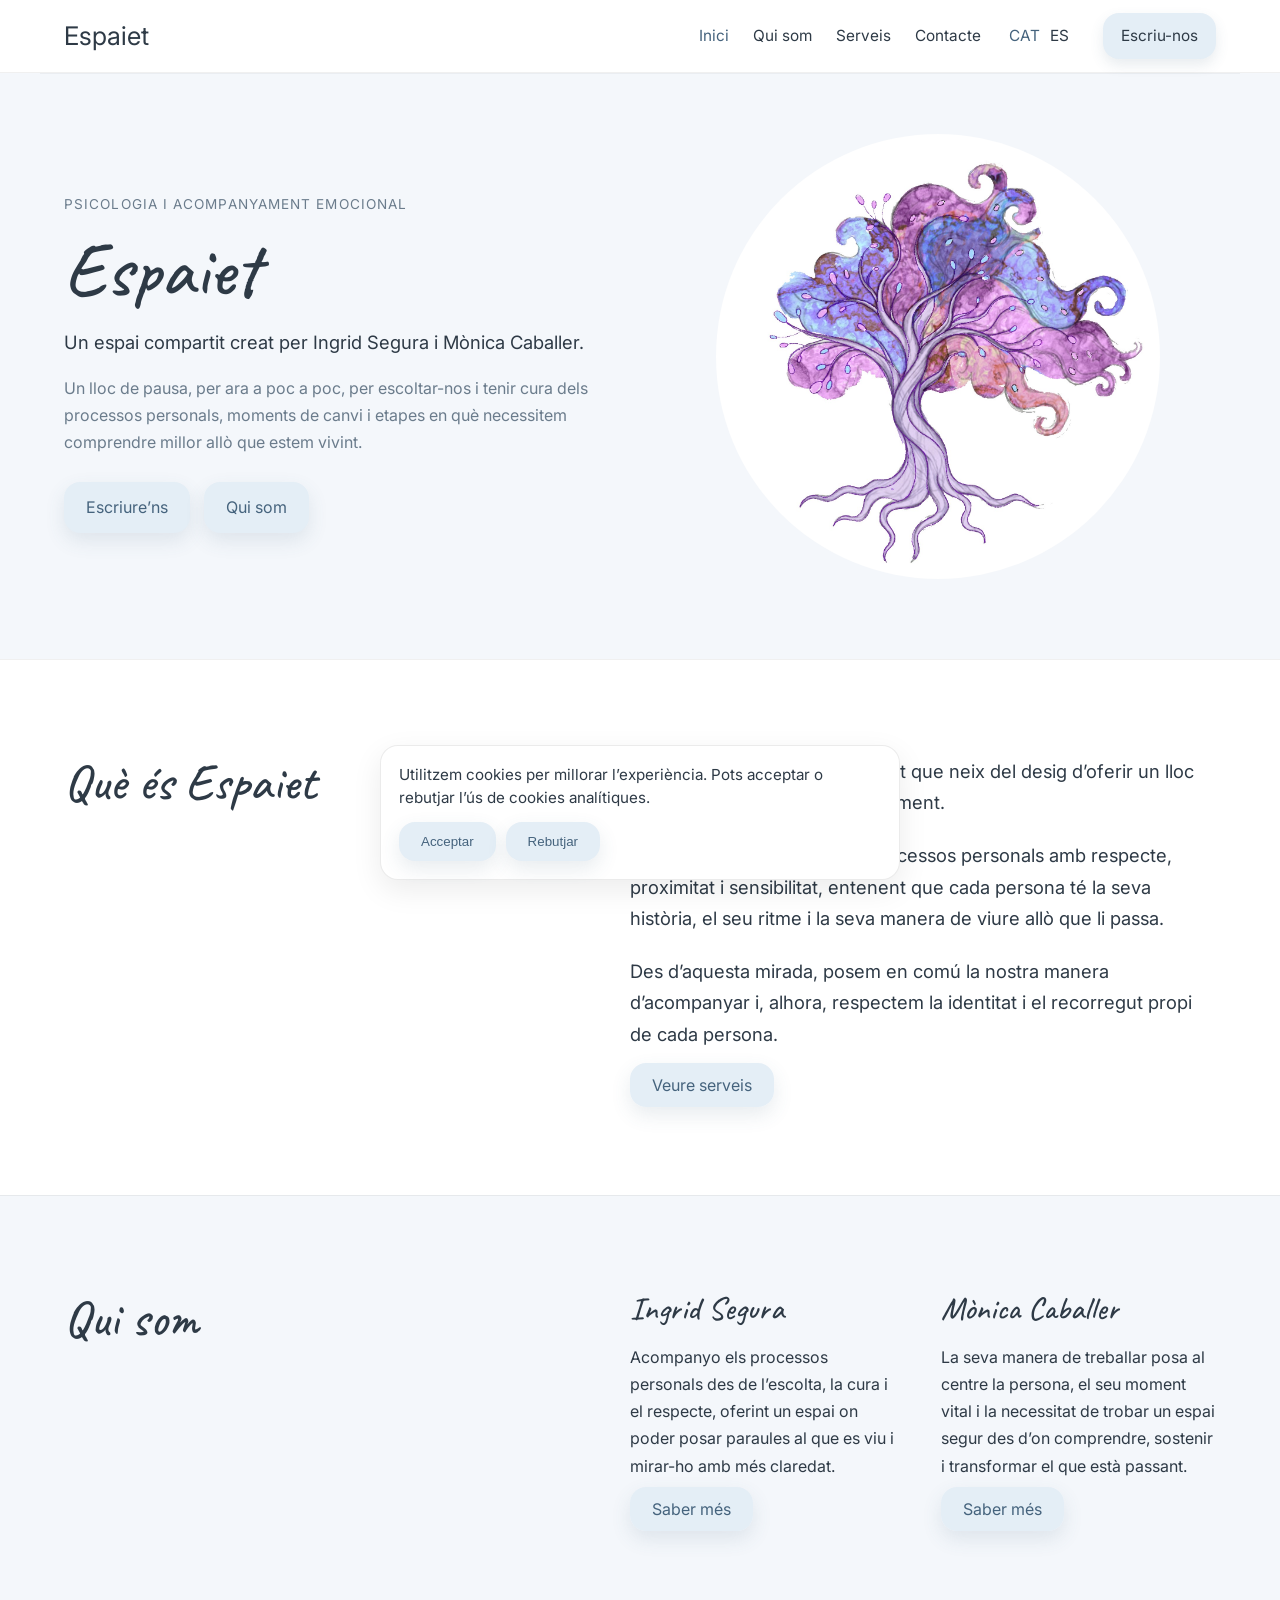
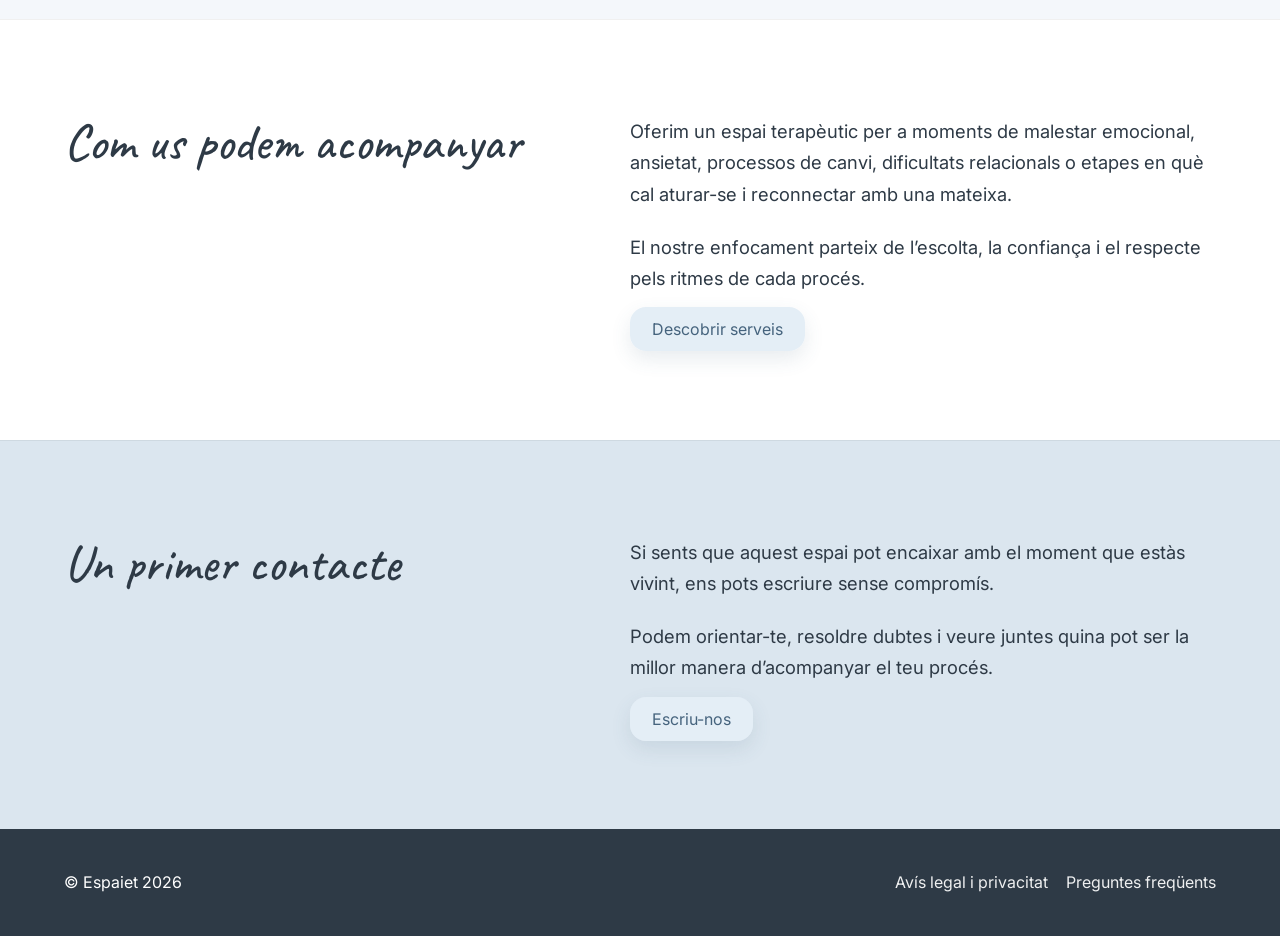
<file: index.html>
<head>
  <meta charset="UTF-8">
  <meta name="viewport" content="width=device-width, initial-scale=1.0">
  <meta name="language" content="ca">

  <title>Espaiet | Psicologia i acompanyament emocional</title>
  <meta name="description" content="Espaiet és un espai de psicologia i acompanyament emocional creat per Ingrid Segura i Mònica Caballer Boix. Un lloc de pausa, escolta i cura per a processos personals i moments de canvi.">
  <meta name="robots" content="index, follow">
  <meta name="author" content="Ingrid Segura Bertomeu, Mònica Caballer Boix">

  <meta property="og:title" content="Espaiet | Psicologia i acompanyament emocional">
  <meta property="og:description" content="Un espai compartit de psicologia i acompanyament emocional creat per Ingrid Segura i Mònica Caballer Boix.">
  <meta property="og:type" content="website">
  <meta property="og:url" content="https://espaiet.cat/">
  <meta property="og:image" content="https://espaiet.cat/img/logo1.jpg">
  <meta property="og:site_name" content="Espaiet">
  <meta property="og:locale" content="ca_ES">

  <meta name="twitter:card" content="summary_large_image">
  <meta name="twitter:title" content="Espaiet | Psicologia i acompanyament emocional">
  <meta name="twitter:description" content="Un espai compartit de psicologia i acompanyament emocional.">
  <meta name="twitter:image" content="https://espaiet.cat/img/logo1.jpg">

  <meta name="geo.region" content="ES-CT">

  <link rel="canonical" href="https://espaiet.cat/">

  <link rel="alternate" hreflang="ca" href="https://espaiet.cat/">
  <link rel="alternate" hreflang="es" href="https://espaiet.cat/index_es.html">
  <link rel="alternate" hreflang="x-default" href="https://espaiet.cat/">
  <link rel="icon" type="image/x-icon" href="img/favicon.ico">

  <script type="application/ld+json">
  {
    "@context": "https://schema.org",
    "@type": "Organization",
    "name": "Espaiet | Mònica Caballer | Ingrid Segura",
    "url": "https://espaiet.cat/",
  	"logo": "https://espaiet.cat/img/logo1.jpg",
    "description": "Espai de psicologia i acompanyament emocional creat per Ingrid Segura i Mònica Caballer Boix.",
    "address": {
      "@type": "PostalAddress",
      "streetAddress": "Carrer Saragossa, 12",
      "addressLocality": "La Sénia",
      "postalCode": "43560",
      "addressRegion": "Tarragona",
      "addressCountry": "ES"
    },
    "founder": [
      {
        "@type": "Person",
        "name": "Ingrid Segura Bertomeu"
      },
      {
        "@type": "Person",
        "name": "Mònica Caballer Boix"
      }
    ],
    "sameAs": []
  }
 
  </script>
  <script src="js/nav.js"></script>
  <link rel="stylesheet" href="estils/estils.css">
</head>
<body>

<header class="site-header">
  <div class="header-inner">
    <a href="index.html" class="brand">Espaiet</a>

    <button
      class="nav-toggle"
      type="button"
      aria-expanded="false"
      aria-controls="main-nav"
      aria-label="Obrir menú">
      <span></span>
      <span></span>
      <span></span>
    </button>

    <nav class="main-nav" id="main-nav" aria-label="Navegació principal">
      <a href="index.html" class="active">Inici</a>
      <a href="qui-som.html">Qui som</a>
      <a href="serveis.html">Serveis</a>
      <a href="contacte.html">Contacte</a>

      <div class="lang-switch" aria-label="Selector d'idioma">
        <a href="index.html" class="active">CAT</a>
        <a href="index_es.html">ES</a>
      </div>

      <a href="contacte.html" class="nav-cta">Escriu-nos</a>
    </nav>
  </div>
</header>

  <main>

    <section class="section hero">
      <div class="hero-copy">
        <div class="hero-copy-inner">
          <p class="hero-kicker">Psicologia i acompanyament emocional</p>

          <h1>Espaiet</h1>

          <p class="hero-lead">
            Un espai compartit creat per Ingrid Segura i Mònica Caballer.
          </p>

          <p class="hero-text">
            Un lloc de pausa, per ara a poc a poc, per escoltar-nos i tenir cura dels processos personals, moments de canvi
            i etapes en què necessitem comprendre millor allò que estem vivint.
          </p>

          <div class="hero-actions">
            <a href="contacte.html" class="button-secondary">Escriure’ns</a>
            <a href="qui-som.html" class="button-secondary">Qui som</a>
          </div>
        </div>
      </div>

      <div class="hero-visual">
        <div class="hero-visual-main">
          <!--img src="img/logo_sll.png" alt="Espaiet, espai de psicologia i acompanyament emocional"-->
          <img src="img/logo1.jpeg" alt="Espaiet, espai de psicologia i acompanyament emocional">
          <!--img src="img/logo2.jpg" alt="Espaiet, espai de psicologia i acompanyament emocional"-->
       </div>

      </div>
    </section>

    <section class="section intro-section section-white">
      <div class="intro-grid">
        <div class="intro-title">
          <h2>Què és Espaiet</h2>
        </div>

        <div class="intro-copy">
          <p>
            Espaiet és un projecte compartit que neix del desig d’oferir
            un lloc per a tu, d'escolta i acompanyament.
          </p>

          <p>
            És un lloc pensat per acollir processos personals amb respecte,
            proximitat i sensibilitat, entenent que cada persona té la seva història,
            el seu ritme i la seva manera de viure allò que li passa.
          </p>

          <p>
            Des d’aquesta mirada, posem en comú la nostra manera d’acompanyar
            i, alhora, respectem la identitat i el recorregut propi de cada persona.
          </p>

          <a href="serveis.html"  class="button-secondary">Veure serveis</a>
        </div>
      </div>
    </section>

	<section class="section team-section section-soft">
	  <div class="team-layout">
		<div class="team-title">
		  <h2>Qui som</h2>
		</div>

		<div class="team-content">
		  <div class="team-grid">
			<article class="team-card">
			  <h3>Ingrid Segura</h3>
			  <p>
				Acompanyo els processos personals des de l’escolta, la cura i el respecte,
				oferint un espai on poder posar paraules al que es viu i mirar-ho amb més claredat.
			  </p>
			  <a href="qui-som.html" class="button-secondary">Saber més</a>
			</article>

			<article class="team-card">
			  <h3>Mònica Caballer</h3>
			  <p>
				La seva manera de treballar posa al centre la persona, el seu moment vital
				i la necessitat de trobar un espai segur des d’on comprendre, sostenir i transformar el que està passant.
			  </p>
			  <a href="qui-som.html" class="button-secondary">Saber més</a>
			</article>
		  </div>
		</div>
	  </div>
	</section>

    <section class="section services-home section-white">
      <div class="services-grid">
        <div class="services-title">
          <h2>Com us podem acompanyar</h2>
        </div>

        <div class="services-copy">
          <p>
            Oferim un espai terapèutic per a moments de malestar emocional, ansietat,
            processos de canvi, dificultats relacionals o etapes en què cal aturar-se
            i reconnectar amb una mateixa.
          </p>

          <p>
            El nostre enfocament parteix de l’escolta, la confiança i el respecte
            pels ritmes de cada procés.
          </p>

          <a href="serveis.html" class="button-secondary">Descobrir serveis</a>
        </div>
      </div>
    </section>

    <section class="section contact-home section-soft">
      <div class="contact-grid-home">
        <div class="contact-title">
          <h2>Un primer contacte</h2>
        </div>

        <div class="contact-copy-home">
          <p>
            Si sents que aquest espai pot encaixar amb el moment que estàs vivint,
            ens pots escriure sense compromís.
          </p>

          <p>
            Podem orientar-te, resoldre dubtes i veure juntes quina pot ser
            la millor manera d’acompanyar el teu procés.
          </p>

          <a href="contacte.html" class="button-secondary">Escriu-nos</a>
        </div>
      </div>
    </section>

  </main>

  <footer class="site-footer">
    <div class="footer-inner">
      <p>© Espaiet 2026</p>
      <div class="footer-links">
        <a href="avis-legal.html">Avís legal i privacitat</a>
        <a href="faqs.html">Preguntes freqüents</a>
      </div>
    </div>
  </footer>
<div id="cookie-banner" class="cookie-banner">
  <p>
    Utilitzem cookies per millorar l’experiència. Pots acceptar o rebutjar l’ús de cookies analítiques.
  </p>

  <div class="cookie-actions">
    <button id="accept-cookies" class="button-secondary">Acceptar</button>
    <button id="reject-cookies" class="button-secondary">Rebutjar</button>
  </div>
</div>
</body>
</html>
</file>
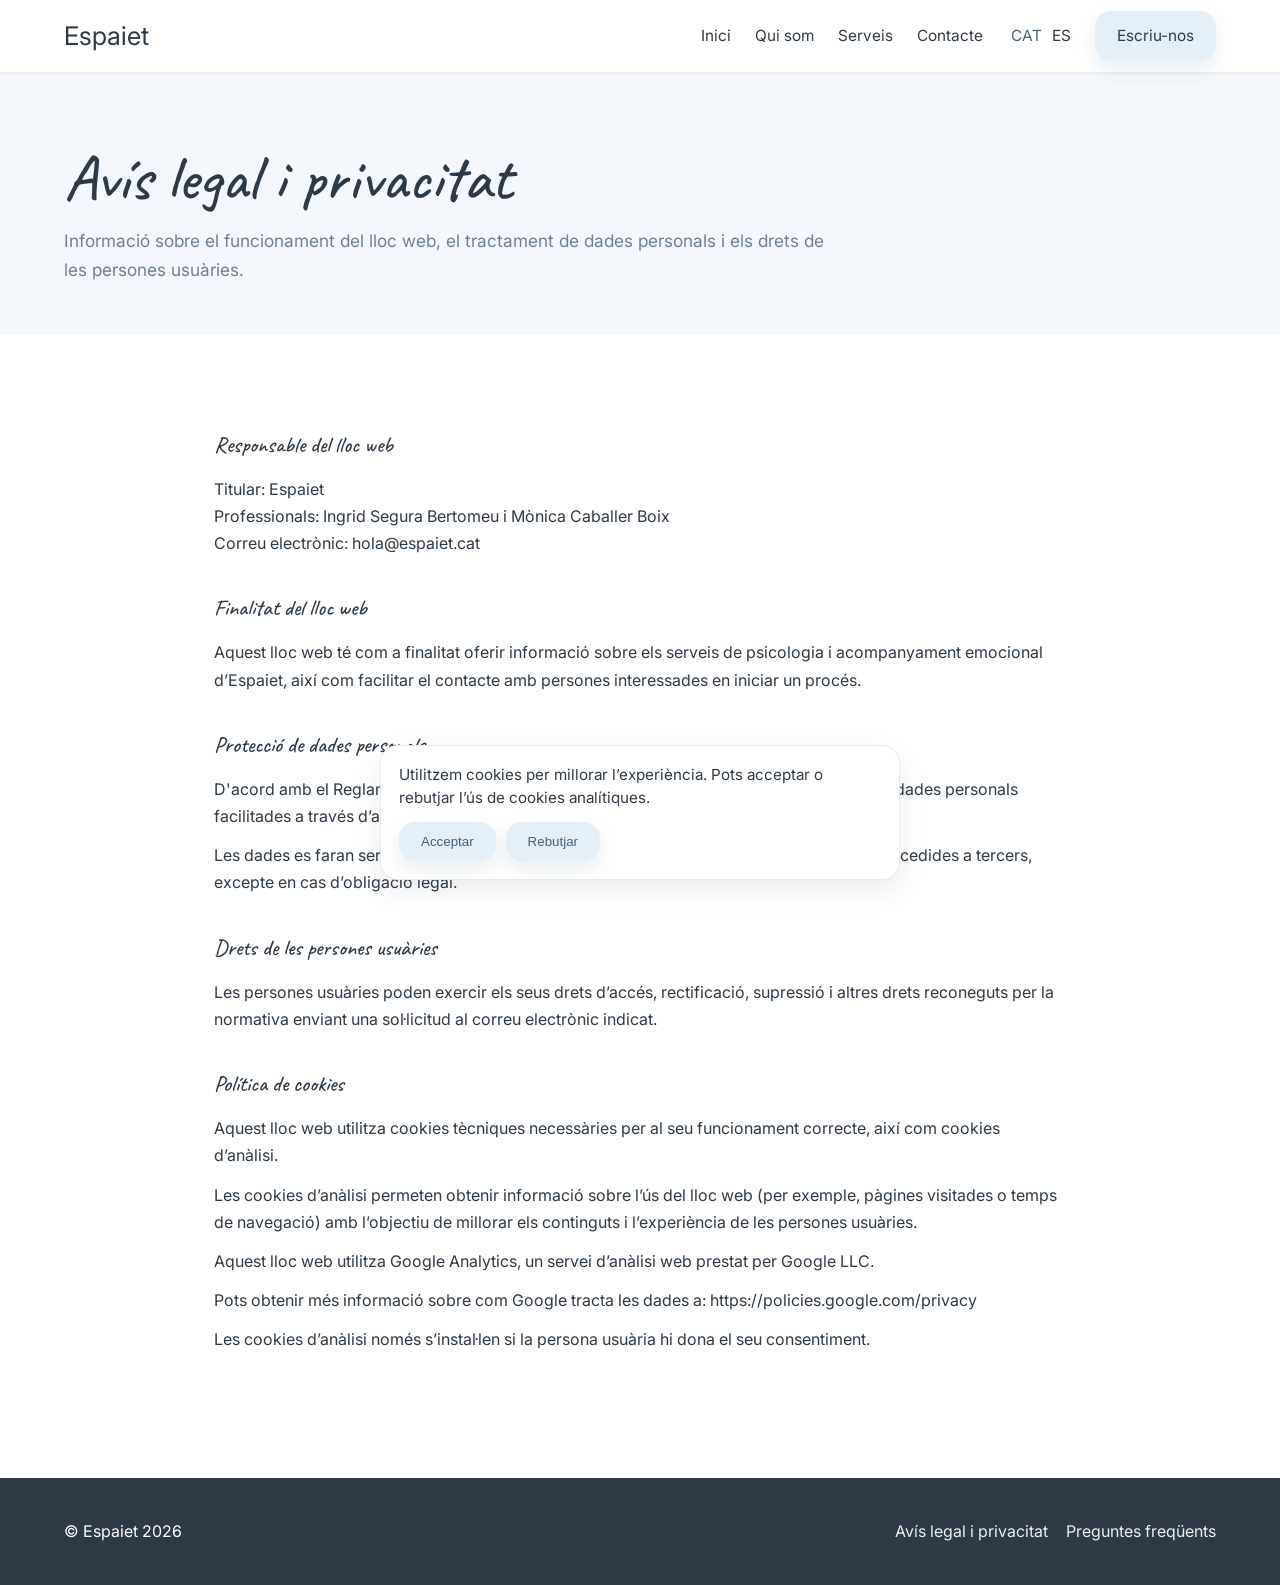
<file: avis-legal.html>
<!DOCTYPE html>
<html lang="ca">
<head>
  <meta charset="UTF-8">
  <meta name="viewport" content="width=device-width, initial-scale=1.0">
  <meta name="language" content="ca">

  <title>Avís legal i privacitat | Espaiet</title>
  <meta name="description" content="Avís legal i política de privacitat d’Espaiet. Informació sobre el tractament de dades personals i ús del lloc web.">
  <meta name="robots" content="index, follow">
  <meta name="author" content="Ingrid Segura Bertomeu, Mònica Caballer Boix">

  <meta property="og:title" content="Avís legal | Espaiet">
  <meta property="og:description" content="Informació legal i de privacitat d’Espaiet.">
  <meta property="og:type" content="website">
  <meta property="og:url" content="https://espaiet.cat/avis-legal.html">
  <meta property="og:image" content="https://espaiet.cat/img/logo1.jpg">
  <meta property="og:site_name" content="Espaiet">

  <link rel="canonical" href="https://espaiet.cat/avis-legal.html">

  <link rel="alternate" hreflang="ca" href="https://espaiet.cat/avis-legal.html">
  <link rel="alternate" hreflang="es" href="https://espaiet.cat/aviso-legal_es.html">
  <link rel="alternate" hreflang="x-default" href="https://espaiet.cat/avis-legal.html">
  <link rel="icon" type="image/x-icon" href="img/favicon.ico">
 <script type="application/ld+json">
  {
    "@context": "https://schema.org",
    "@type": "ContactPage",
    "name": "Avís legal | Espaiet | Mònica Caballer | Ingrid Segura",
    "url": "https://espaiet.cat/contacte.html",
    "description": "Pàgina de contacte d’Espaiet.",
    "address": {
      "@type": "PostalAddress",
      "streetAddress": "Carrer Saragossa, 12",
      "addressLocality": "La Sénia",
      "postalCode": "43560",
      "addressRegion": "Tarragona",
      "addressCountry": "ES"
    }
  }
  </script>
  <script src="js/nav.js"></script>
  <link rel="stylesheet" href="estils/estils.css">
</head>

<body>

<header class="site-header">
  <div class="header-inner">
    <a href="index.html" class="brand">Espaiet</a>

    <button
      class="nav-toggle"
      type="button"
      aria-expanded="false"
      aria-controls="main-nav"
      aria-label="Obrir menú">
      <span></span>
      <span></span>
      <span></span>
    </button>

    <nav class="main-nav" id="main-nav" aria-label="Navegació principal">
      <a href="index.html">Inici</a>
      <a href="qui-som.html">Qui som</a>
      <a href="serveis.html">Serveis</a>
      <a href="contacte.html">Contacte</a>

      <div class="lang-switch" aria-label="Selector d'idioma">
        <a href="avis-legal.html" class="active">CAT</a>
        <a href="avis-legal_es.html">ES</a>
      </div>

          <a href="contacte.html" class="button-secondary">Escriu-nos</a>
    </nav>
  </div>
</header>

<main>

  <section class="section page-hero section-base">
    <div class="page-hero-inner">
      <h1>Avís legal i privacitat</h1>
      <p class="page-hero-text">
        Informació sobre el funcionament del lloc web, el tractament de dades
        personals i els drets de les persones usuàries.
      </p>
    </div>
  </section>

  <section class="section section-white">
    <div class="legal-container">

      <div class="legal-block">
        <h2>Responsable del lloc web</h2>
        <p>
          Titular: Espaiet<br>
          Professionals: Ingrid Segura Bertomeu i Mònica Caballer Boix<br>
          Correu electrònic: hola@espaiet.cat
        </p>
      </div>

      <div class="legal-block">
        <h2>Finalitat del lloc web</h2>
        <p>
          Aquest lloc web té com a finalitat oferir informació sobre els serveis
          de psicologia i acompanyament emocional d’Espaiet, així com facilitar
          el contacte amb persones interessades en iniciar un procés.
        </p>
      </div>

      <div class="legal-block">
        <h2>Protecció de dades personals</h2>
        <p>
          D'acord amb el Reglament General de Protecció de Dades (RGPD) i la normativa
          vigent, les dades personals facilitades a través d’aquest lloc web seran
          tractades de manera confidencial.
        </p>

        <p>
          Les dades es faran servir exclusivament per respondre a les consultes
          realitzades i no seran cedides a tercers, excepte en cas d’obligació legal.
        </p>
      </div>

      <div class="legal-block">
        <h2>Drets de les persones usuàries</h2>
        <p>
          Les persones usuàries poden exercir els seus drets d’accés, rectificació,
          supressió i altres drets reconeguts per la normativa enviant una sol·licitud
          al correu electrònic indicat.
        </p>
      </div>

      <div class="legal-block">
        <h2>Política de cookies</h2>
		<p>Aquest lloc web utilitza cookies tècniques necessàries per al seu funcionament correcte, així com cookies d’anàlisi.</p>

		<p>Les cookies d’anàlisi permeten obtenir informació sobre l’ús del lloc web (per exemple, pàgines visitades o temps de navegació) amb l’objectiu de millorar els continguts i l’experiència de les persones usuàries.</p>

		<p>Aquest lloc web utilitza Google Analytics, un servei d’anàlisi web prestat per Google LLC.</p>

		<p>Pots obtenir més informació sobre com Google tracta les dades a: 
		<a href="https://policies.google.com/privacy" target="_blank">https://policies.google.com/privacy</a>
		</p>

		<p>Les cookies d’anàlisi només s’instal·len si la persona usuària hi dona el seu consentiment.</p>	
      </div>
	  

    </div>
  </section>

</main>

<footer class="site-footer">
  <div class="footer-inner">
    <p>© Espaiet 2026</p>
    <div class="footer-links">
      <a href="avis-legal.html">Avís legal i privacitat</a>
      <a href="faqs.html">Preguntes freqüents</a>
    </div>
  </div>
</footer>
<div id="cookie-banner" class="cookie-banner">
  <p>
    Utilitzem cookies per millorar l’experiència. Pots acceptar o rebutjar l’ús de cookies analítiques.
  </p>

  <div class="cookie-actions">
    <button id="accept-cookies" class="button-secondary">Acceptar</button>
    <button id="reject-cookies" class="button-secondary">Rebutjar</button>
  </div>
</div>
</body>
</html>
</file>
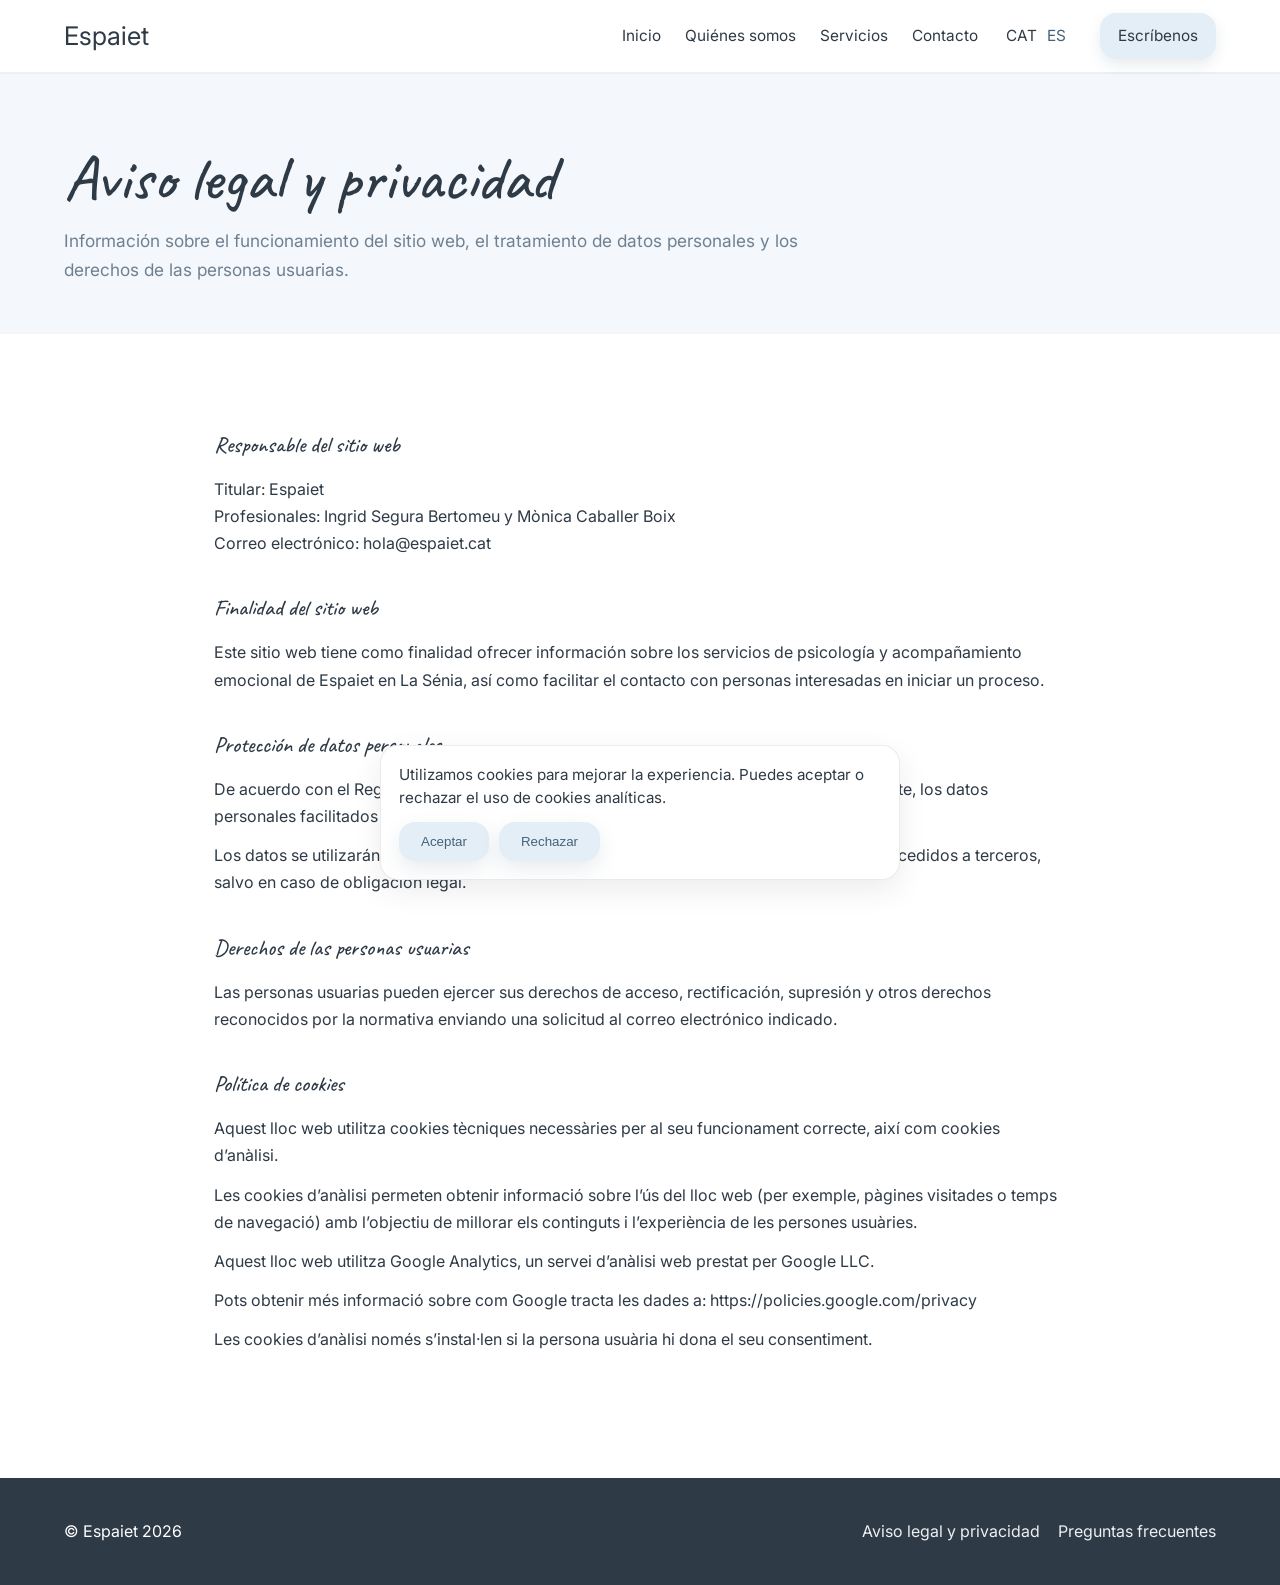
<file: avis-legal_es.html>
<!DOCTYPE html>
<html lang="es">
<head>
  <meta charset="UTF-8">
  <meta name="viewport" content="width=device-width, initial-scale=1.0">
  <meta name="language" content="es">

  <title>Aviso legal y privacidad | Espaiet</title>
  <meta name="description" content="Aviso legal y política de privacidad de Espaiet. Información sobre el tratamiento de datos personales y el uso del sitio web.">
  <meta name="robots" content="index, follow">
  <meta name="author" content="Ingrid Segura Bertomeu, Mònica Caballer Boix">

  <meta property="og:title" content="Aviso legal | Espaiet">
  <meta property="og:description" content="Información legal y de privacidad de Espaiet.">
  <meta property="og:type" content="website">
  <meta property="og:url" content="https://espaiet.cat/avis-legal_es.html">
  <meta property="og:image" content="https://espaiet.cat/img/logo1.jpg">
  <meta property="og:site_name" content="Espaiet">
  <meta property="og:locale" content="es_ES">

  <link rel="canonical" href="https://espaiet.cat/avis-legal_es.html">

  <link rel="alternate" hreflang="ca" href="https://espaiet.cat/avis-legal.html">
  <link rel="alternate" hreflang="es" href="https://espaiet.cat/avis-legal_es.html">
  <link rel="alternate" hreflang="x-default" href="https://espaiet.cat/avis-legal.html">
  
  <link rel="icon" type="image/x-icon" href="img/favicon.ico">


  <script type="application/ld+json">
  {
    "@context": "https://schema.org",
    "@type": "WebPage",
    "name": "Aviso legal y privacidad | Espaiet",
    "url": "https://espaiet.cat/avis-legal_es.html",
    "description": "Información legal y política de privacidad de Espaiet."
  }
  </script>

  <script src="js/nav.js"></script>
  <link rel="stylesheet" href="estils/estils.css">
</head>

<body>

<header class="site-header">
  <div class="header-inner">
    <a href="index_es.html" class="brand">Espaiet</a>

    <button class="nav-toggle" type="button" aria-expanded="false" aria-controls="main-nav" aria-label="Abrir menú">
      <span></span>
      <span></span>
      <span></span>
    </button>

    <nav class="main-nav" id="main-nav" aria-label="Navegación principal">
      <a href="index_es.html">Inicio</a>
      <a href="qui-som_es.html">Quiénes somos</a>
      <a href="serveis_es.html">Servicios</a>
      <a href="contacte_es.html">Contacto</a>

      <div class="lang-switch" aria-label="Selector de idioma">
        <a href="avis-legal.html">CAT</a>
        <a href="avis-legal_es.html" class="active">ES</a>
      </div>

      <a href="contacte_es.html" class="nav-cta">Escríbenos</a>
    </nav>
  </div>
</header>

<main>

  <section class="section page-hero section-base">
    <div class="page-hero-inner">
      <h1>Aviso legal y privacidad</h1>
      <p class="page-hero-text">
        Información sobre el funcionamiento del sitio web, el tratamiento de datos
        personales y los derechos de las personas usuarias.
      </p>
    </div>
  </section>

  <section class="section section-white">
    <div class="legal-container">

      <div class="legal-block">
        <h2>Responsable del sitio web</h2>
        <p>
          Titular: Espaiet<br>
          Profesionales: Ingrid Segura Bertomeu y Mònica Caballer Boix<br>
          Correo electrónico: hola@espaiet.cat
        </p>
      </div>

      <div class="legal-block">
        <h2>Finalidad del sitio web</h2>
        <p>
          Este sitio web tiene como finalidad ofrecer información sobre los servicios
          de psicología y acompañamiento emocional de Espaiet en La Sénia, así como facilitar
          el contacto con personas interesadas en iniciar un proceso.
        </p>
      </div>

      <div class="legal-block">
        <h2>Protección de datos personales</h2>
        <p>
          De acuerdo con el Reglamento General de Protección de Datos (RGPD) y la normativa
          vigente, los datos personales facilitados a través de este sitio web serán
          tratados de forma confidencial.
        </p>

        <p>
          Los datos se utilizarán exclusivamente para responder a las consultas realizadas
          y no serán cedidos a terceros, salvo en caso de obligación legal.
        </p>
      </div>

      <div class="legal-block">
        <h2>Derechos de las personas usuarias</h2>
        <p>
          Las personas usuarias pueden ejercer sus derechos de acceso, rectificación,
          supresión y otros derechos reconocidos por la normativa enviando una solicitud
          al correo electrónico indicado.
        </p>
      </div>

      <div class="legal-block">
        <h2>Política de cookies</h2>
		<p>Aquest lloc web utilitza cookies tècniques necessàries per al seu funcionament correcte, així com cookies d’anàlisi.</p>

		<p>Les cookies d’anàlisi permeten obtenir informació sobre l’ús del lloc web (per exemple, pàgines visitades o temps de navegació) amb l’objectiu de millorar els continguts i l’experiència de les persones usuàries.</p>

		<p>Aquest lloc web utilitza Google Analytics, un servei d’anàlisi web prestat per Google LLC.</p>

		<p>Pots obtenir més informació sobre com Google tracta les dades a: 
		<a href="https://policies.google.com/privacy" target="_blank">https://policies.google.com/privacy</a>
		</p>

		<p>Les cookies d’anàlisi només s’instal·len si la persona usuària hi dona el seu consentiment.</p>
      </div>

    </div>
  </section>

</main>

<footer class="site-footer">
  <div class="footer-inner">
    <p>© Espaiet 2026</p>
    <div class="footer-links">
      <a href="avis-legal_es.html">Aviso legal y privacidad</a>
      <a href="faqs_es.html">Preguntas frecuentes</a>
    </div>
  </div>
</footer>
<div id="cookie-banner" class="cookie-banner">
  <p>
    Utilizamos cookies para mejorar la experiencia. Puedes aceptar o rechazar el uso de cookies analíticas.
  </p>

  <div class="cookie-actions">
    <button id="accept-cookies" class="button-secondary">Aceptar</button>
    <button id="reject-cookies" class="button-secondary">Rechazar</button>
  </div>
</div>
</body>
</html>
</file>
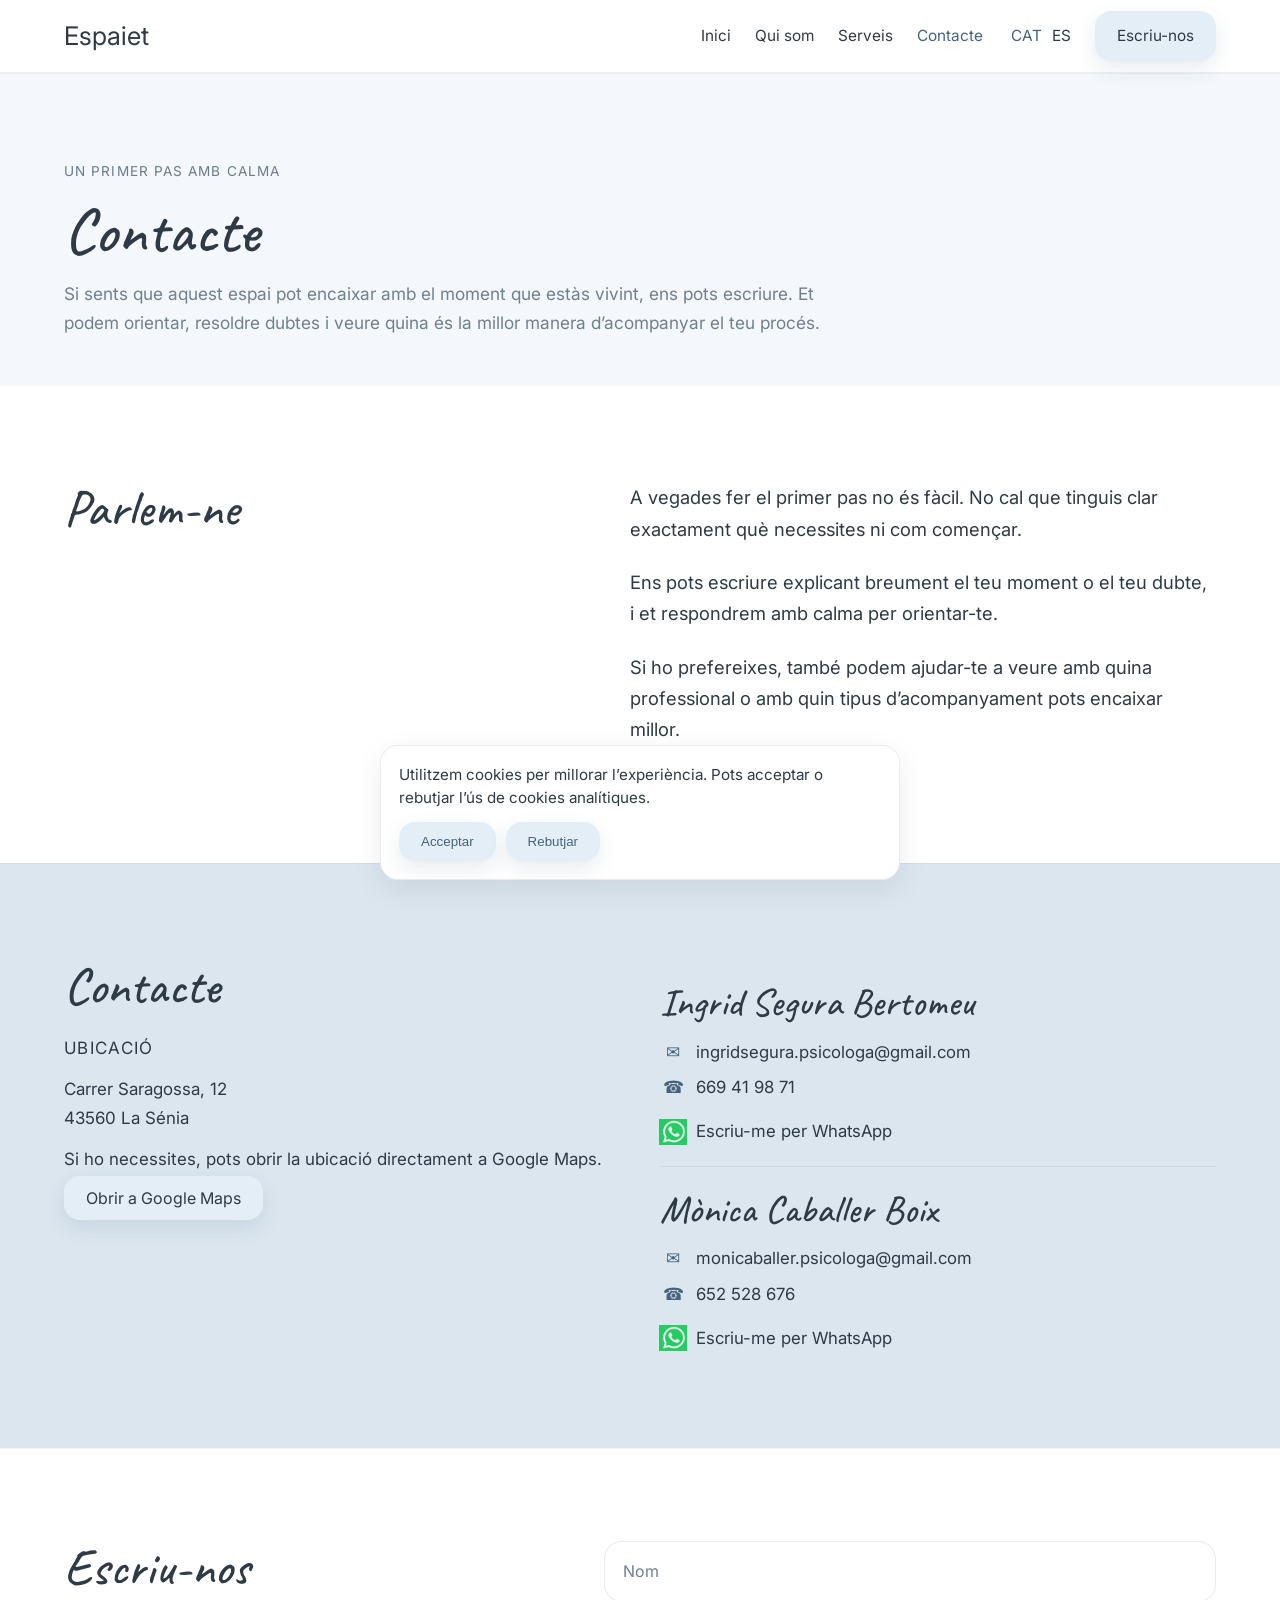
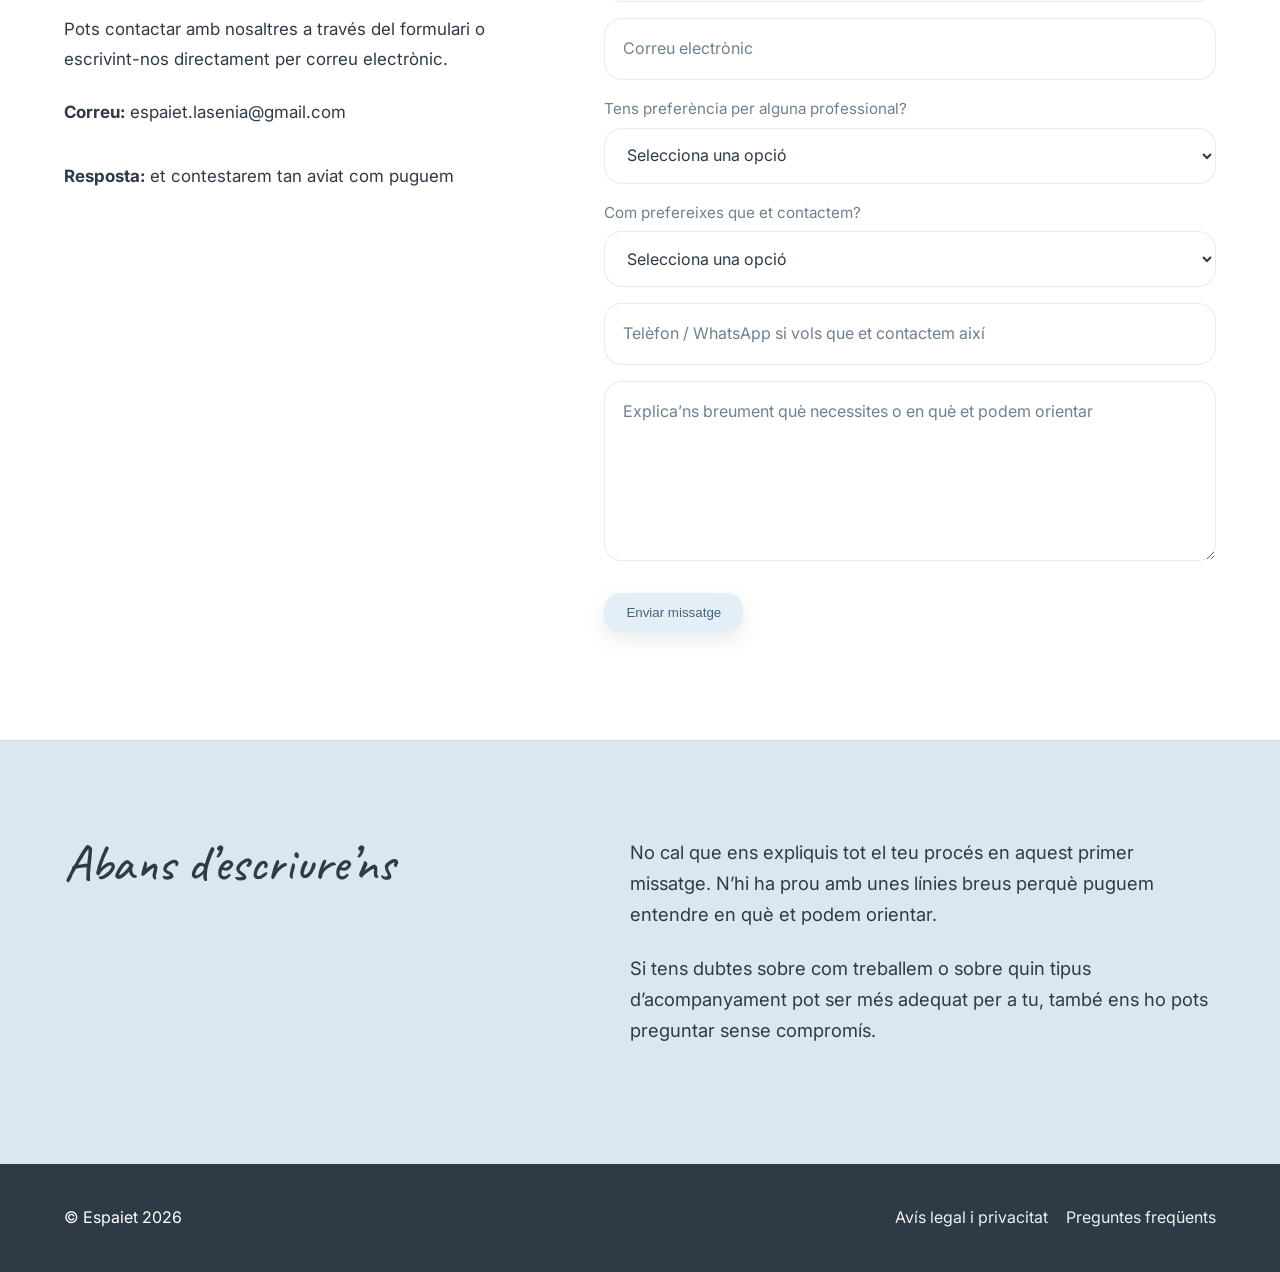
<file: contacte.html>
<!DOCTYPE html>
<html lang="ca">
<head>
  <meta charset="UTF-8">
  <meta name="viewport" content="width=device-width, initial-scale=1.0">
  <meta name="language" content="ca">

  <title>Contacte | Espaiet</title>
  <meta name="description" content="Contacta amb Espaiet. Un espai de psicologia i acompanyament emocional on et podem orientar, resoldre dubtes i ajudar-te a trobar la millor manera d’iniciar el teu procés.">
  <meta name="robots" content="index, follow">
  <meta name="author" content="Ingrid Segura Bertomeu, Mònica Caballer Boix">

  <meta property="og:title" content="Contacte | Espaiet">
  <meta property="og:description" content="Escriu-nos i t’orientarem amb cura i sense compromís.">
  <meta property="og:type" content="website">
  <meta property="og:url" content="https://espaiet.cat/contacte.html">
  <meta property="og:image" content="https://espaiet.cat/img/logo1.jpg">
  <meta property="og:site_name" content="Espaiet">
  <meta property="og:locale" content="ca_ES">

  <meta name="twitter:card" content="summary_large_image">
  <meta name="twitter:title" content="Contacte | Espaiet">
  <meta name="twitter:description" content="Escriu-nos i t’orientarem amb cura i sense compromís.">
  <meta name="twitter:image" content="https://espaiet.cat/img/logo1.jpg">

  <link rel="canonical" href="https://espaiet.cat/contacte.html">

  <link rel="alternate" hreflang="ca" href="https://espaiet.cat/contacte.html">
  <link rel="alternate" hreflang="es" href="https://espaiet.cat/contacte_es.html">
  <link rel="alternate" hreflang="x-default" href="https://espaiet.cat/contacte.html">
  <link rel="icon" type="image/x-icon" href="img/favicon.ico">


  <script type="application/ld+json">
  {
    "@context": "https://schema.org",
    "@type": "ContactPage",
    "name": "Contacte | Espaiet | Mònica Caballer | Ingrid Segura",
    "url": "https://espaiet.cat/contacte.html",
    "description": "Pàgina de contacte d’Espaiet.",
 	"logo": "https://espaiet.cat/img/logo1.jpg",
   "address": {
      "@type": "PostalAddress",
      "streetAddress": "Carrer Saragossa, 12",
      "addressLocality": "La Sénia",
      "postalCode": "43560",
      "addressRegion": "Tarragona",
      "addressCountry": "ES"
    }
	}
  </script>
  <script src="js/nav.js"></script>
  <link rel="stylesheet" href="estils/estils.css">
</head>
<body>

<header class="site-header">
  <div class="header-inner">
    <a href="index.html" class="brand">Espaiet</a>

    <button
      class="nav-toggle"
      type="button"
      aria-expanded="false"
      aria-controls="main-nav"
      aria-label="Obrir menú">
      <span></span>
      <span></span>
      <span></span>
    </button>

    <nav class="main-nav" id="main-nav" aria-label="Navegació principal">
      <a href="index.html">Inici</a>
      <a href="qui-som.html">Qui som</a>
      <a href="serveis.html">Serveis</a>
      <a href="contacte.html" class="active">Contacte</a>

      <div class="lang-switch" aria-label="Selector d'idioma">
        <a href="contacte.html" class="active">CAT</a>
        <a href="contacte_es.html">ES</a>
      </div>

          <a href="contacte.html" class="button-secondary">Escriu-nos</a>
    </nav>
  </div>
</header>

  <main>

    <section class="section page-hero section-base">
      <div class="page-hero-inner">
        <p class="hero-kicker">Un primer pas amb calma</p>
        <h1>Contacte</h1>
        <p class="page-hero-text">
          Si sents que aquest espai pot encaixar amb el moment que estàs vivint,
          ens pots escriure. Et podem orientar, resoldre dubtes i veure quina és
          la millor manera d’acompanyar el teu procés.
        </p>
      </div>
    </section>

    <section class="section section-white">
      <div class="intro-grid">
        <div class="intro-title">
          <h2>Parlem-ne</h2>
        </div>

        <div class="intro-copy">
          <p>
            A vegades fer el primer pas no és fàcil. No cal que tinguis clar exactament
            què necessites ni com començar.
          </p>

          <p>
            Ens pots escriure explicant breument el teu moment o el teu dubte, i et
            respondrem amb calma per orientar-te.
          </p>

          <p>
            Si ho prefereixes, també podem ajudar-te a veure amb quina professional
            o amb quin tipus d’acompanyament pots encaixar millor.
          </p>
        </div>
      </div>
    </section>
	
<section class="section section-soft">
  <div class="contact-map-layout">

    <div class="contact-info-block">
      <h2>Contacte</h2>
		<div class="contact-location-block">
		  <p class="contact-label">Ubicació</p>

		  <p>
			Carrer Saragossa, 12<br>
			43560 La Sénia
		  </p>

		  <p>
			Si ho necessites, pots obrir la ubicació directament a Google Maps.
		  </p>

		  <a
			href="https://www.google.com/maps/place/Carrer+Saragossa,+12,+43560+La+S%C3%A9nia,+Tarragona/"
			target="_blank"
			rel="noopener noreferrer"
			class="button-secondary">
			Obrir a Google Maps
		  </a>
		</div>

    </div>

      <div class="contact-data">
        <div class="contact-person">
          <h3>Ingrid Segura Bertomeu</h3>
	  
		  <ul>
			<li><span class="contact-icon">✉</span><a href="mailto:ingridsegura.psicologa@gmail.com"> ingridsegura.psicologa@gmail.com</a></li>
			<li><span class="contact-icon">☎</span><a href="tel:+34669419871"> 669 41 98 71</a></li>
			<li><span class="contact-icon"><img src="img/wa.png" alt="WhatsApp" class="icon-img"></span><a href="https://wa.me/34669419871" target="_blank" rel="noopener"> Escriu-me per WhatsApp</a></li>
		  </ul>		  
		  
        </div>

        <div class="contact-person">
          <h3>Mònica Caballer Boix</h3>
		  
		  <ul>
			<li><span class="contact-icon">✉</span><a href="mailto:monicacaballer.psicologa@gmail.com"> monicaballer.psicologa@gmail.com</a></li>
			<li><span class="contact-icon">☎</span><a href="tel:+34652528676"> 652 528 676</a></li>
			<li><span class="contact-icon"><img src="img/wa.png" alt="WhatsApp" class="icon-img"></span><a href="https://wa.me/34652528676" target="_blank" rel="noopener"> Escriu-me per WhatsApp</a></li>
		  </ul>				  
        </div>
      </div>

  </div>
</section>

    <section class="section section-white">
      <div class="contact-layout">
        <div class="contact-info-block">
          <h2>Escriu-nos</h2>

          <p>
            Pots contactar amb nosaltres a través del formulari o escrivint-nos directament
            per correu electrònic.
          </p>

          <div class="contact-data">
            <p><strong>Correu:</strong> espaiet.lasenia@gmail.com</p>
            <p><strong>Resposta:</strong> et contestarem tan aviat com puguem</p>
          </div>
        </div>

        <div class="contact-form-wrap">
			<form id="contact-form" action="https://formspree.io/f/xgorbgya" method="POST">
			  <div class="form-row">
				<label for="name" class="sr-only">Nom</label>
				<input type="text" id="name" name="nom" placeholder="Nom" required>
			  </div>

			  <div class="form-row">
				<label for="email" class="sr-only">Correu electrònic</label>
				<input type="email" id="email" name="email" placeholder="Correu electrònic" required>
			  </div>

			  <div class="form-row">
				<label for="professional">Tens preferència per alguna professional?</label>
				<select id="professional" name="professional" required>
				  <option value="">Selecciona una opció</option>
				  <option value="Mònica">Mònica</option>
				  <option value="Ingrid">Ingrid</option>
				  <option value="Qualsevol">Qualsevol de les dues</option>
				</select>
			  </div>

			  <div class="form-row">
				<label for="contact-preference">Com prefereixes que et contactem?</label>
				<select id="contact-preference" name="preferencia_contacte" required>
				  <option value="">Selecciona una opció</option>
				  <option value="Correu electrònic">Correu electrònic</option>
				  <option value="Telèfon">Telèfon</option>
				  <option value="WhatsApp">WhatsApp</option>
				</select>
			  </div>

			  <div class="form-row">
				<label for="phone" class="sr-only">Telèfon</label>
				<input type="tel" id="phone" name="telefon" placeholder="Telèfon / WhatsApp si vols que et contactem així">
			  </div>

			  <div class="form-row">
				<label for="message" class="sr-only">Missatge</label>
				<textarea id="message" name="missatge" placeholder="Explica’ns breument què necessites o en què et podem orientar" required></textarea>
			  </div>

			  <input type="hidden" name="_subject" value="Nou missatge des de la web d’Espaiet">

			  <button type="submit" class="button-secondary form-button">Enviar missatge</button>
			</form>

			<p id="form-status" class="form-status" aria-live="polite"></p>
        </div>
      </div>
    </section>

    <section class="section section-soft">
      <div class="services-grid">
        <div class="services-title">
          <h2>Abans d’escriure’ns</h2>
        </div>

        <div class="services-copy">
          <p>
            No cal que ens expliquis tot el teu procés en aquest primer missatge.
            N’hi ha prou amb unes línies breus perquè puguem entendre en què et podem orientar.
          </p>

          <p>
            Si tens dubtes sobre com treballem o sobre quin tipus d’acompanyament pot ser
            més adequat per a tu, també ens ho pots preguntar sense compromís.
          </p>
        </div>
      </div>
    </section>

  </main>

  <footer class="site-footer">
    <div class="footer-inner">
      <p>© Espaiet 2026</p>
      <div class="footer-links">
        <a href="avis-legal.html">Avís legal i privacitat</a>
        <a href="faqs.html">Preguntes freqüents</a>
      </div>
    </div>
  </footer>


<div id="cookie-banner" class="cookie-banner">
  <p>
    Utilitzem cookies per millorar l’experiència. Pots acceptar o rebutjar l’ús de cookies analítiques.
  </p>

  <div class="cookie-actions">
    <button id="accept-cookies" class="button-secondary">Acceptar</button>
    <button id="reject-cookies" class="button-secondary">Rebutjar</button>
  </div>
</div>
</body>
</html>
</file>
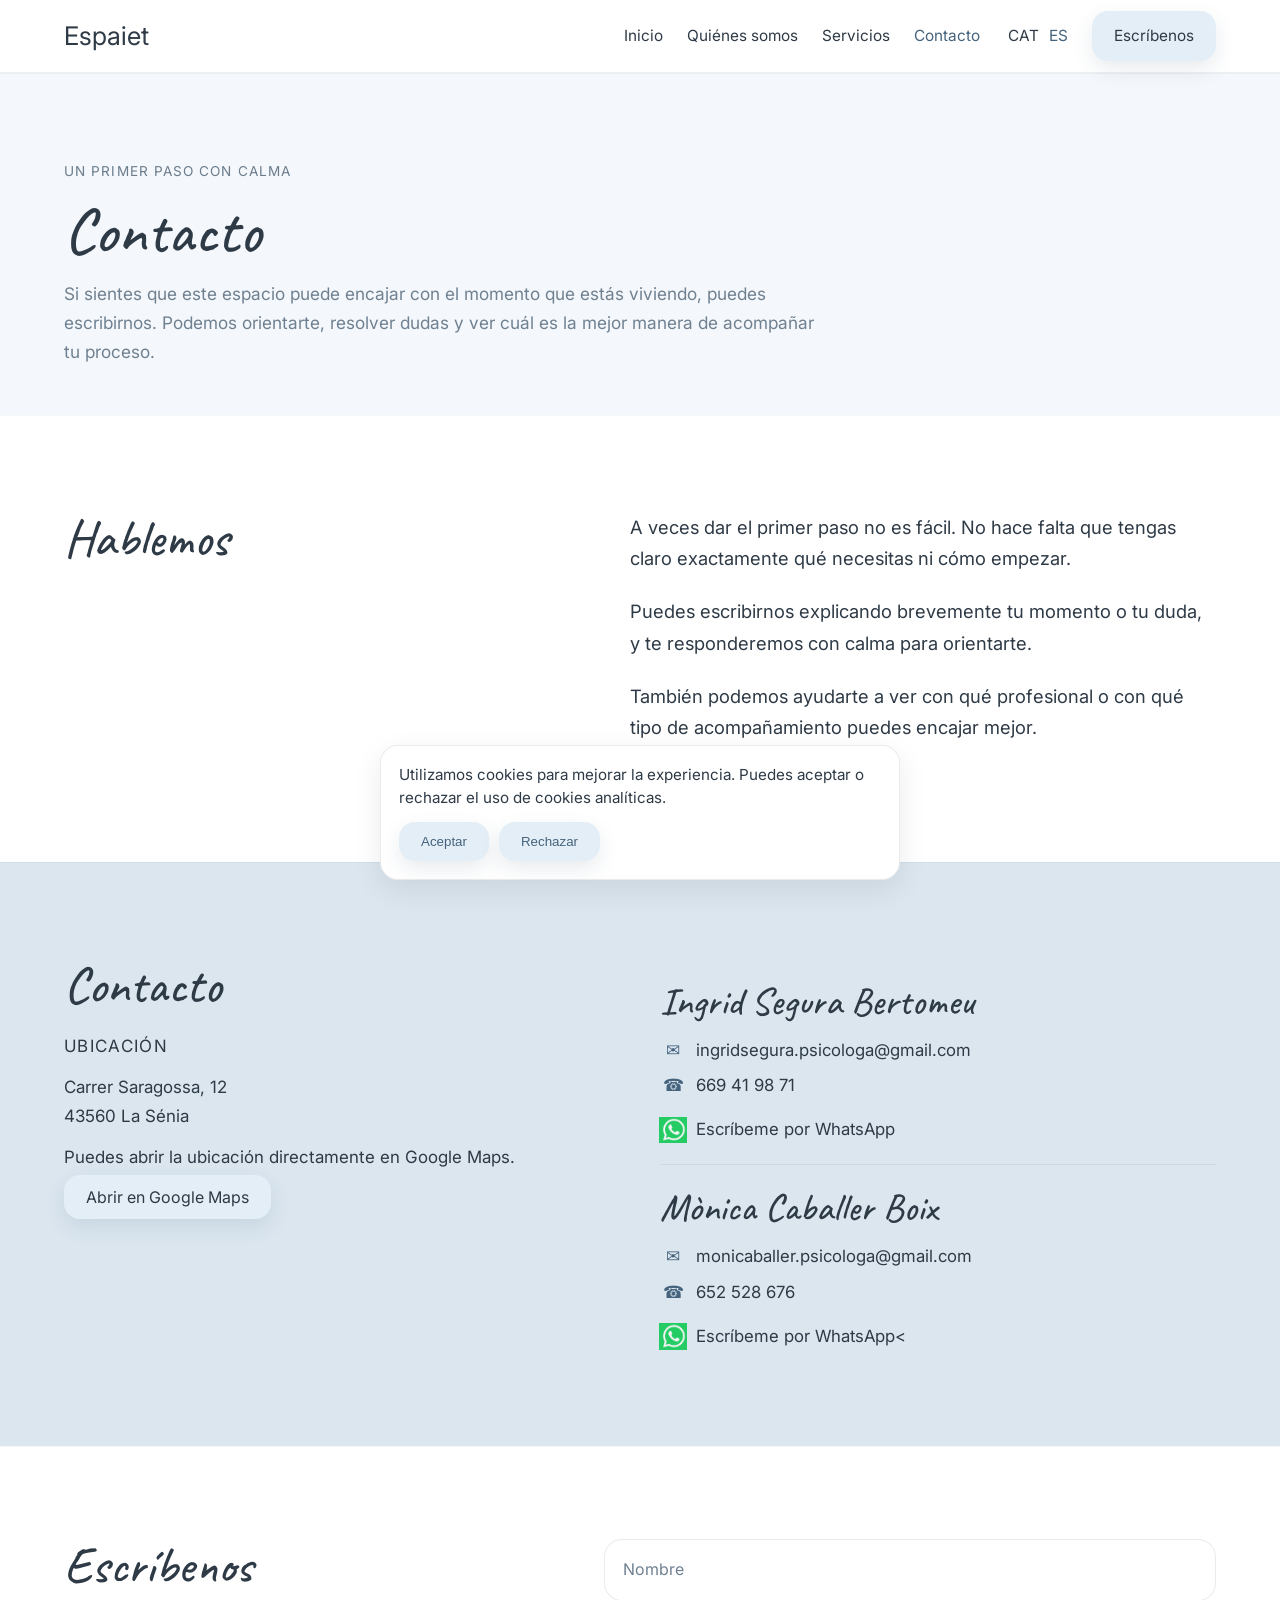
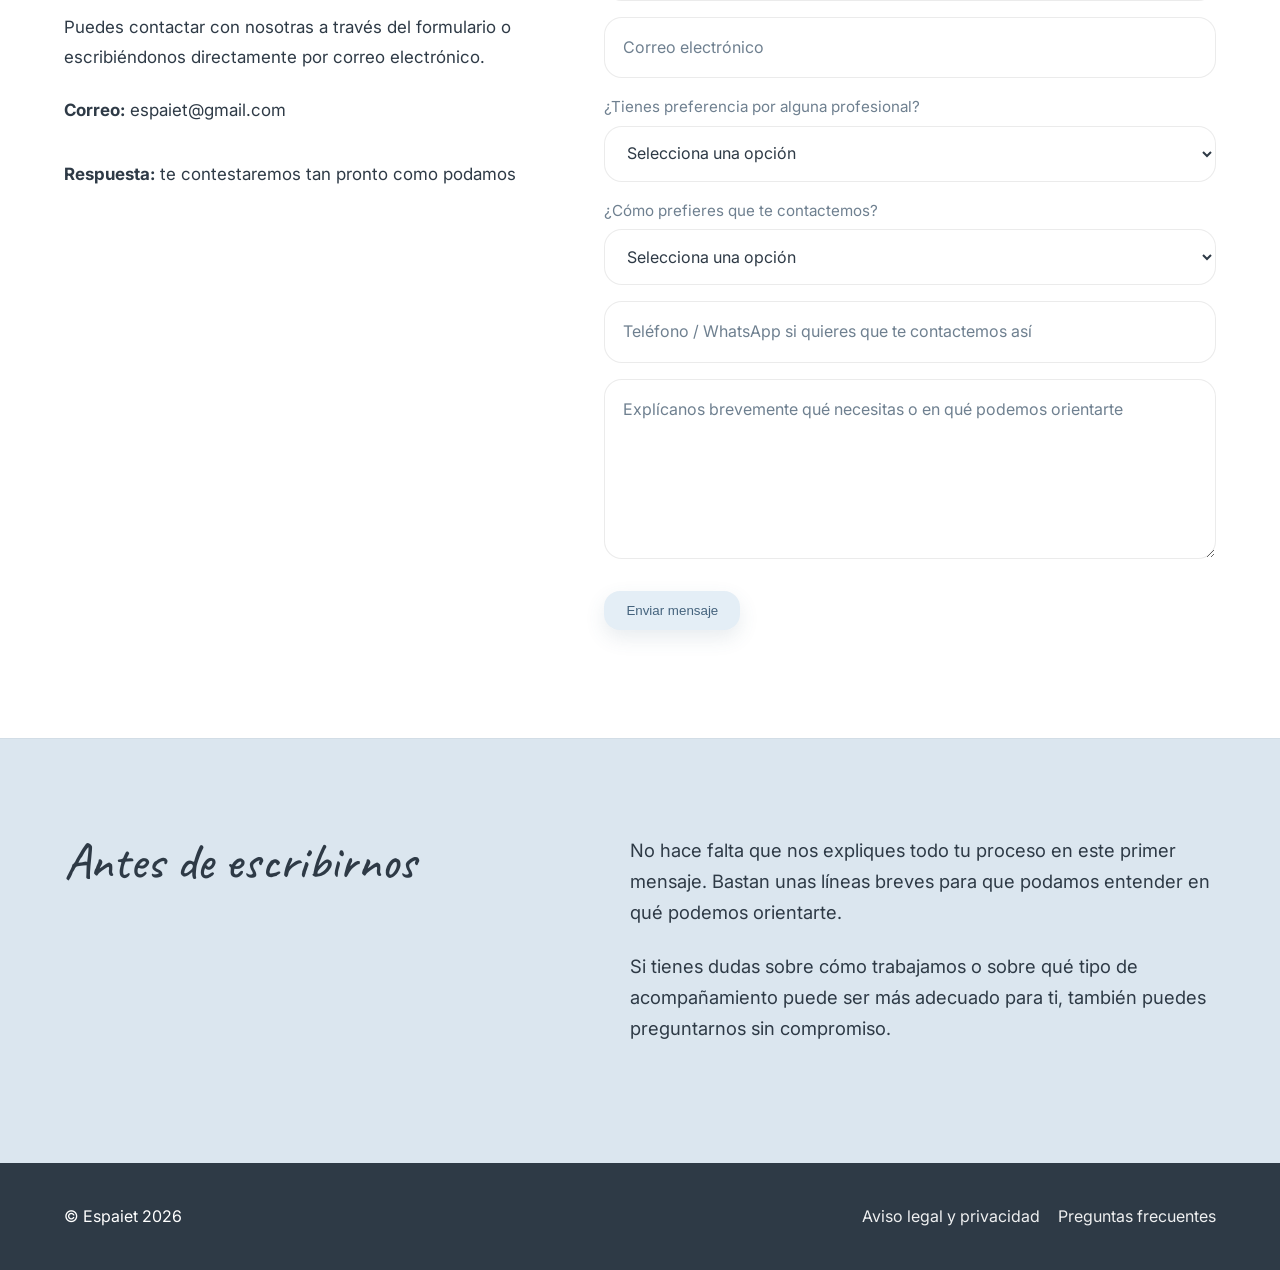
<file: contacte_es.html>
<!DOCTYPE html>
<html lang="es">
<head>
  <meta charset="UTF-8">
  <meta name="viewport" content="width=device-width, initial-scale=1.0">
  <meta name="language" content="es">

  <title>Contacto | Psicología y acompañamiento emocional en La Sénia | Espaiet</title>
  <meta name="description" content="Contacta con Espaiet en La Sénia. Te orientamos con calma sobre psicología y acompañamiento emocional para encontrar la mejor manera de iniciar tu proceso.">
  <meta name="robots" content="index, follow">
  <meta name="author" content="Ingrid Segura Bertomeu, Mònica Caballer Boix">

  <meta property="og:title" content="Contacto | Espaiet">
  <meta property="og:description" content="Escríbenos y te orientaremos con calma y sin compromiso.">
  <meta property="og:type" content="website">
  <meta property="og:url" content="https://espaiet.cat/contacte_es.html">
  <meta property="og:image" content="https://espaiet.cat/img/logo1.jpg">
  <meta property="og:site_name" content="Espaiet">
  <meta property="og:locale" content="es_ES">

  <meta name="twitter:card" content="summary_large_image">
  <meta name="twitter:title" content="Contacto | Espaiet">
  <meta name="twitter:description" content="Escríbenos y te orientaremos con calma y sin compromiso.">
  <meta name="twitter:image" content="https://espaiet.cat/img/logo1.jpg">

  <meta name="geo.region" content="ES-CT">
  <meta name="geo.placename" content="La Sénia">

  <link rel="canonical" href="https://espaiet.cat/contacte_es.html">

  <link rel="alternate" hreflang="ca" href="https://espaiet.cat/contacte.html">
  <link rel="alternate" hreflang="es" href="https://espaiet.cat/contacte_es.html">
  <link rel="alternate" hreflang="x-default" href="https://espaiet.cat/contacte.html">
  <link rel="icon" type="image/x-icon" href="img/favicon.ico">

  <script type="application/ld+json">
  {
    "@context": "https://schema.org",
    "@type": "ContactPage",
    "name": "Contacto | Espaiet | Mònica Caballer | Ingrid Segura",
    "url": "https://espaiet.cat/contacte_es.html",
    "description": "Página de contacto de Espaiet en La Sénia."
  	"logo": "https://espaiet.cat/img/logo1.jpg",
    "address": {
      "@type": "PostalAddress",
      "streetAddress": "Carrer Saragossa, 12",
      "addressLocality": "La Sénia",
      "postalCode": "43560",
      "addressRegion": "Tarragona",
      "addressCountry": "ES"
    }
}
  </script>

  <script src="js/nav.js"></script>
  <link rel="stylesheet" href="estils/estils.css">
</head>

<body>

<header class="site-header">
  <div class="header-inner">
    <a href="index_es.html" class="brand">Espaiet</a>

    <button class="nav-toggle" type="button" aria-expanded="false" aria-controls="main-nav" aria-label="Abrir menú">
      <span></span>
      <span></span>
      <span></span>
    </button>

    <nav class="main-nav" id="main-nav" aria-label="Navegación principal">
      <a href="index_es.html">Inicio</a>
      <a href="qui-som_es.html">Quiénes somos</a>
      <a href="serveis_es.html">Servicios</a>
      <a href="contacte_es.html" class="active">Contacto</a>

      <div class="lang-switch" aria-label="Selector de idioma">
        <a href="contacte.html">CAT</a>
        <a href="contacte_es.html" class="active">ES</a>
      </div>

          <a href="contacte_es.html" class="button-secondary">Escríbenos</a>
		  </nav>
  </div>
</header>

<main>

  <section class="section page-hero section-base">
    <div class="page-hero-inner">
      <p class="hero-kicker">Un primer paso con calma</p>
      <h1>Contacto</h1>
      <p class="page-hero-text">
        Si sientes que este espacio puede encajar con el momento que estás viviendo,
        puedes escribirnos. Podemos orientarte, resolver dudas y ver cuál es
        la mejor manera de acompañar tu proceso.
      </p>
    </div>
  </section>

  <section class="section section-white">
    <div class="intro-grid">
      <div class="intro-title">
        <h2>Hablemos</h2>
      </div>

      <div class="intro-copy">
        <p>
          A veces dar el primer paso no es fácil. No hace falta que tengas claro
          exactamente qué necesitas ni cómo empezar.
        </p>

        <p>
          Puedes escribirnos explicando brevemente tu momento o tu duda, y te
          responderemos con calma para orientarte.
        </p>

        <p>
          También podemos ayudarte a ver con qué profesional o con qué tipo
          de acompañamiento puedes encajar mejor.
        </p>
      </div>
    </div>
  </section>

  <section class="section section-soft">
    <div class="contact-map-layout">

      <div class="contact-info-block">
        <h2>Contacto</h2>

        <div class="contact-location-block">
          <p class="contact-label">Ubicación</p>

          <p>
            Carrer Saragossa, 12<br>
            43560 La Sénia
          </p>

          <p>
            Puedes abrir la ubicación directamente en Google Maps.
          </p>

          <a
            href="https://www.google.com/maps/place/Carrer+Saragossa,+12,+43560+La+S%C3%A9nia,+Tarragona/"
            target="_blank"
            rel="noopener noreferrer"
            class="button-secondary">
            Abrir en Google Maps
          </a>
        </div>
      </div>

      <div class="contact-data">
        <div class="contact-person">
          <h3>Ingrid Segura Bertomeu</h3>
		  <ul>
			<li><span class="contact-icon">✉</span><a href="mailto:ingridsegura.psicologa@gmail.com"> ingridsegura.psicologa@gmail.com</a></li>
			<li><span class="contact-icon">☎</span><a href="tel:+34669419871"> 669 41 98 71</a></li>
			<li><span class="contact-icon"><img src="img/wa.png" alt="WhatsApp" class="icon-img"></span><a href="https://wa.me/34669419871" target="_blank" rel="noopener"> Escríbeme por WhatsApp</a></li>
		  </ul>		
        </div>

        <div class="contact-person">
          <h3>Mònica Caballer Boix</h3>
		  
		  <ul>
			<li><span class="contact-icon">✉</span><a href="mailto:monicacaballer.psicologa@gmail.com"> monicaballer.psicologa@gmail.com</a></li>
			<li><span class="contact-icon">☎</span><a href="tel:+34652528676"> 652 528 676</a></li>
			<li><span class="contact-icon"><img src="img/wa.png" alt="WhatsApp" class="icon-img"></span><a href="https://wa.me/34652528676" target="_blank" rel="noopener"> Escríbeme por WhatsApp<</a></li>
		  </ul>	
        </div>
      </div>

    </div>
  </section>

  <section class="section section-white">
    <div class="contact-layout">
      <div class="contact-info-block">
        <h2>Escríbenos</h2>

        <p>
          Puedes contactar con nosotras a través del formulario o escribiéndonos
          directamente por correo electrónico.
        </p>

        <div class="contact-data">
          <p><strong>Correo:</strong> espaiet@gmail.com</p>
          <p><strong>Respuesta:</strong> te contestaremos tan pronto como podamos</p>
        </div>
      </div>

      <div class="contact-form-wrap">
	  <form id="contact-form" action="https://formspree.io/f/xgorbgya" method="POST">
		
		<div class="form-row">
		  <label for="name" class="sr-only">Nombre</label>
		  <input type="text" id="name" name="nom" placeholder="Nombre" required>
		</div>

		<div class="form-row">
		  <label for="email" class="sr-only">Correo electrónico</label>
		  <input type="email" id="email" name="email" placeholder="Correo electrónico" required>
		</div>

		<div class="form-row">
		  <label for="professional">¿Tienes preferencia por alguna profesional?</label>
		  <select id="professional" name="professional" required>
			<option value="">Selecciona una opción</option>
			<option value="Mònica">Mónica</option>
			<option value="Ingrid">Ingrid</option>
			<option value="Cualquiera">Cualquiera de las dos</option>
		  </select>
		</div>

		<div class="form-row">
		  <label for="contact-preference">¿Cómo prefieres que te contactemos?</label>
		  <select id="contact-preference" name="preferencia_contacte" required>
			<option value="">Selecciona una opción</option>
			<option value="Correo electrónico">Correo electrónico</option>
			<option value="Teléfono">Teléfono</option>
			<option value="WhatsApp">WhatsApp</option>
		  </select>
		</div>

		<div class="form-row">
		  <label for="phone" class="sr-only">Teléfono</label>
		  <input type="tel" id="phone" name="telefon" placeholder="Teléfono / WhatsApp si quieres que te contactemos así">
		</div>

		<div class="form-row">
		  <label for="message" class="sr-only">Mensaje</label>
		  <textarea id="message" name="missatge" placeholder="Explícanos brevemente qué necesitas o en qué podemos orientarte" required></textarea>
		</div>

		<input type="hidden" name="_subject" value="Nuevo mensaje desde la web de Espaiet">

		<button type="submit" class="button-secondary form-button">Enviar mensaje</button>
	  </form>

	  <p id="form-status" class="form-status" aria-live="polite"></p>
      </div>
    </div>
  </section>

  <section class="section section-soft">
    <div class="services-grid">
      <div class="services-title">
        <h2>Antes de escribirnos</h2>
      </div>

      <div class="services-copy">
        <p>
          No hace falta que nos expliques todo tu proceso en este primer mensaje.
          Bastan unas líneas breves para que podamos entender en qué podemos orientarte.
        </p>

        <p>
          Si tienes dudas sobre cómo trabajamos o sobre qué tipo de acompañamiento
          puede ser más adecuado para ti, también puedes preguntarnos sin compromiso.
        </p>
      </div>
    </div>
  </section>

</main>

<footer class="site-footer">
  <div class="footer-inner">
    <p>© Espaiet 2026</p>
    <div class="footer-links">
      <a href="avis-legal_es.html">Aviso legal y privacidad</a>
      <a href="faqs_es.html">Preguntas frecuentes</a>
    </div>
  </div>
</footer>


</script>
<div id="cookie-banner" class="cookie-banner">
  <p>
    Utilizamos cookies para mejorar la experiencia. Puedes aceptar o rechazar el uso de cookies analíticas.
  </p>

  <div class="cookie-actions">
    <button id="accept-cookies" class="button-secondary">Aceptar</button>
    <button id="reject-cookies" class="button-secondary">Rechazar</button>
  </div>
</div>
</body>
</html>
</file>
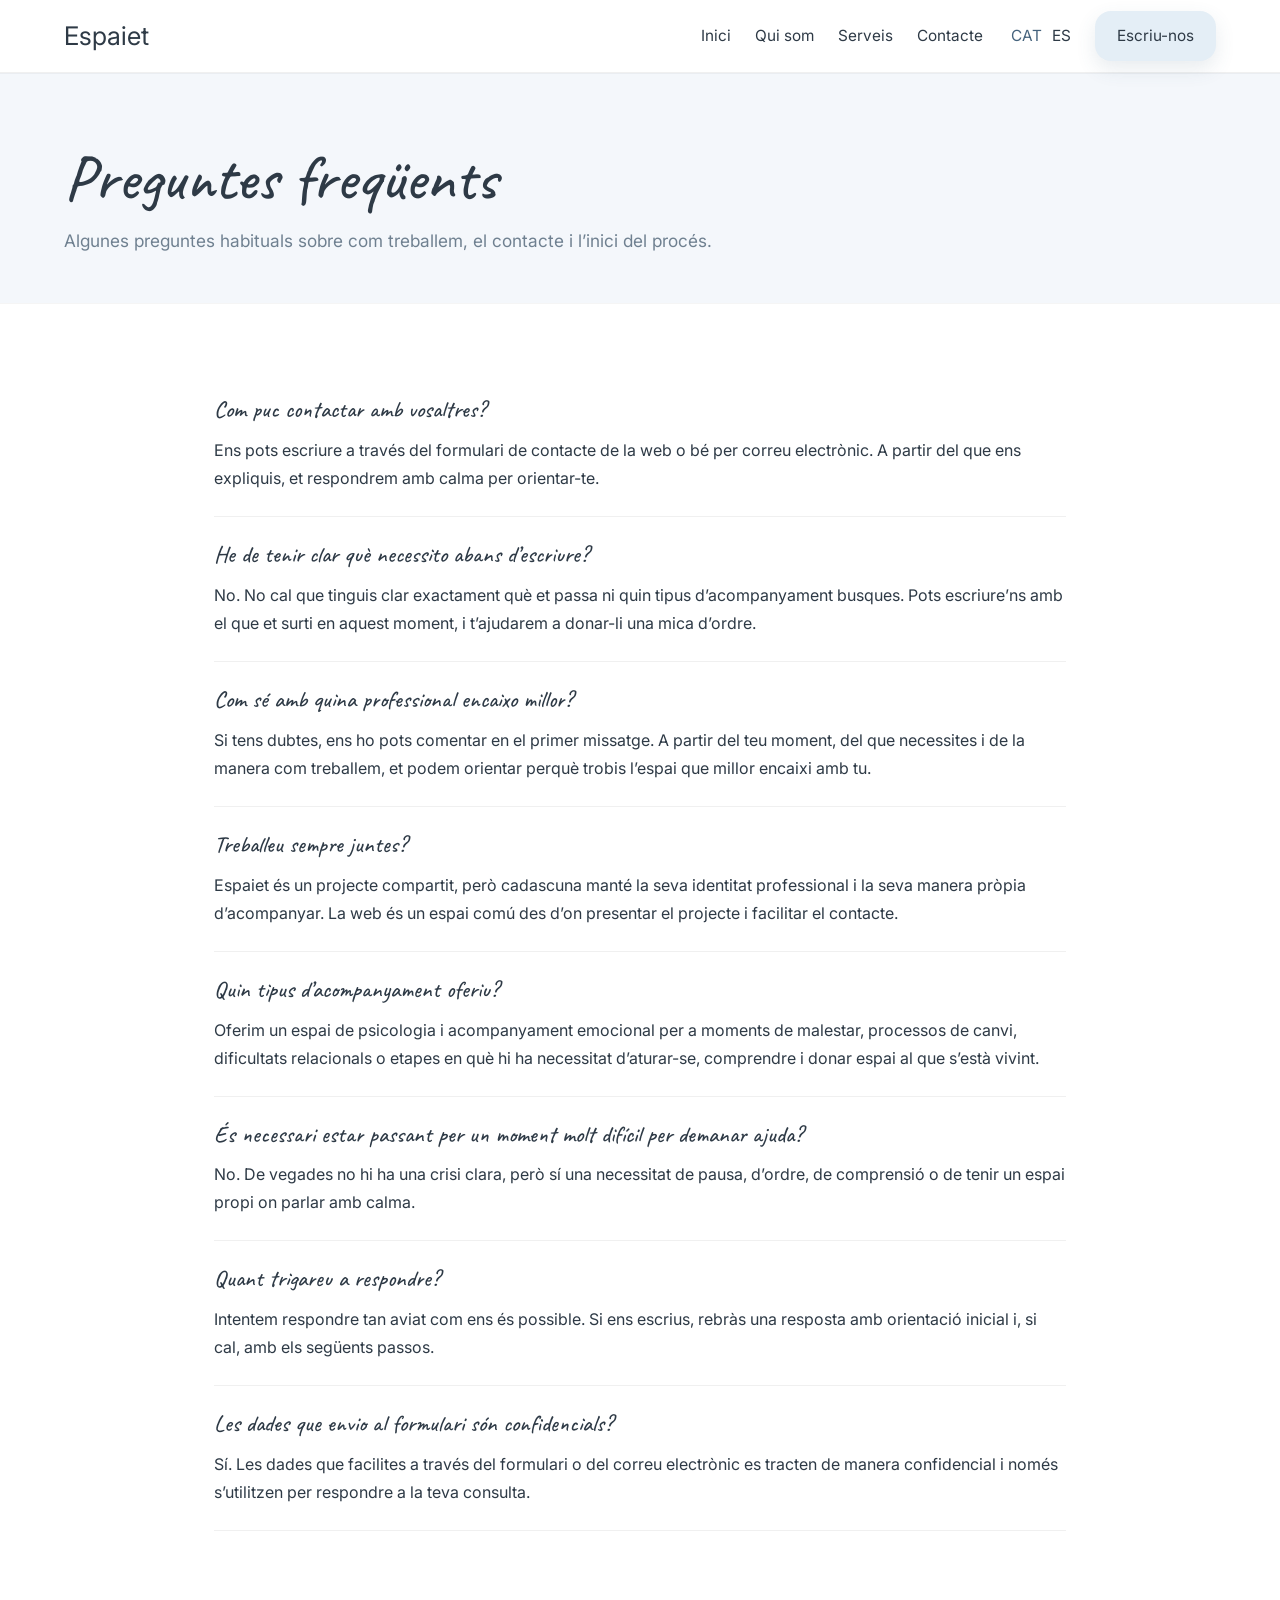
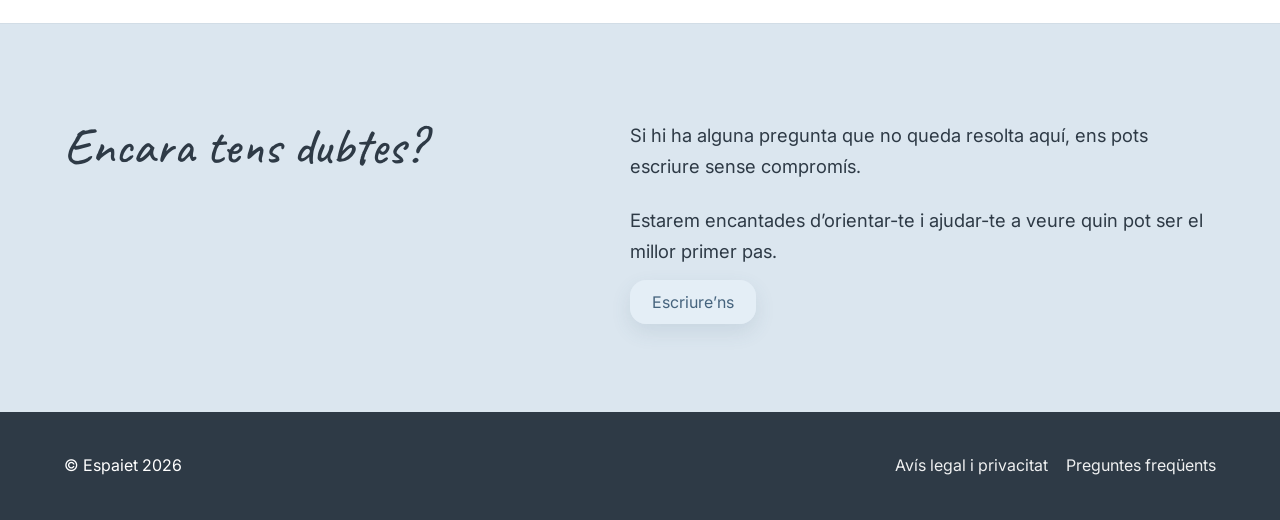
<file: faqs.html>
<!DOCTYPE html>
<html lang="ca">
<head>
  <meta charset="UTF-8">
  <meta name="viewport" content="width=device-width, initial-scale=1.0">
  <meta name="language" content="ca">

  <title>Preguntes freqüents | Espaiet</title>
  <meta name="description" content="Resol dubtes habituals sobre Espaiet, el contacte, l’acompanyament i com iniciar el procés.">
  <meta name="robots" content="index, follow">
  <meta name="author" content="Ingrid Segura Bertomeu, Mònica Caballer Boix">

  <meta property="og:title" content="Preguntes freqüents | Espaiet">
  <meta property="og:description" content="Dubtes habituals sobre com treballem, el contacte i l’inici del procés.">
  <meta property="og:type" content="website">
  <meta property="og:url" content="https://espaiet.cat/faqs.html">
  <meta property="og:image" content="https://espaiet.cat/img/logo1.jpg">
  <meta property="og:site_name" content="Espaiet">

  <link rel="canonical" href="https://espaiet.cat/faqs.html">

  <link rel="alternate" hreflang="ca" href="https://espaiet.cat/faqs.html">
  <link rel="alternate" hreflang="es" href="https://espaiet.cat/preguntas-frecuentes.html">
  <link rel="alternate" hreflang="x-default" href="https://espaiet.cat/faqs.html">
  <link rel="icon" type="image/x-icon" href="img/favicon.ico">
  <script type="application/ld+json">
  {
    "@context": "https://schema.org",
    "@type": "ContactPage",
    "name": "Preguntes freqüents | Espaiet | Mònica Caballer | Ingrid Segura",
    "url": "https://espaiet.cat/contacte.html",
    "description": "Pàgina de contacte d’Espaiet."
  }
  </script>
  <script src="js/nav.js"></script>
  <link rel="stylesheet" href="estils/estils.css">
</head>
<body>

<header class="site-header">
  <div class="header-inner">
    <a href="index.html" class="brand">Espaiet</a>

    <button
      class="nav-toggle"
      type="button"
      aria-expanded="false"
      aria-controls="main-nav"
      aria-label="Obrir menú">
      <span></span>
      <span></span>
      <span></span>
    </button>

    <nav class="main-nav" id="main-nav" aria-label="Navegació principal">
      <a href="index.html">Inici</a>
      <a href="qui-som.html">Qui som</a>
      <a href="serveis.html">Serveis</a>
      <a href="contacte.html">Contacte</a>

      <div class="lang-switch" aria-label="Selector d'idioma">
        <a href="faqs.html" class="active">CAT</a>
        <a href="faqs_es.html">ES</a>
      </div>

          <a href="contacte.html" class="button-secondary">Escriu-nos</a>
    </nav>
  </div>
</header>

<main>

  <section class="section page-hero section-base">
    <div class="page-hero-inner">
      <h1>Preguntes freqüents</h1>
      <p class="page-hero-text">
        Algunes preguntes habituals sobre com treballem, el contacte i l’inici del procés.
      </p>
    </div>
  </section>

  <section class="section section-white">
    <div class="faq-container">

      <div class="faq-item">
        <h2>Com puc contactar amb vosaltres?</h2>
        <p>
          Ens pots escriure a través del formulari de contacte de la web o bé per correu electrònic.
          A partir del que ens expliquis, et respondrem amb calma per orientar-te.
        </p>
      </div>

      <div class="faq-item">
        <h2>He de tenir clar què necessito abans d’escriure?</h2>
        <p>
          No. No cal que tinguis clar exactament què et passa ni quin tipus d’acompanyament
          busques. Pots escriure’ns amb el que et surti en aquest moment, i t’ajudarem a
          donar-li una mica d’ordre.
        </p>
      </div>

      <div class="faq-item">
        <h2>Com sé amb quina professional encaixo millor?</h2>
        <p>
          Si tens dubtes, ens ho pots comentar en el primer missatge. A partir del teu moment,
          del que necessites i de la manera com treballem, et podem orientar perquè trobis
          l’espai que millor encaixi amb tu.
        </p>
      </div>

      <div class="faq-item">
        <h2>Treballeu sempre juntes?</h2>
        <p>
          Espaiet és un projecte compartit, però cadascuna manté la seva identitat
          professional i la seva manera pròpia d’acompanyar. La web és un espai comú des d’on
          presentar el projecte i facilitar el contacte.
        </p>
      </div>

      <div class="faq-item">
        <h2>Quin tipus d’acompanyament oferiu?</h2>
        <p>
          Oferim un espai de psicologia i acompanyament emocional per a moments de malestar,
          processos de canvi, dificultats relacionals o etapes en què hi ha necessitat
          d’aturar-se, comprendre i donar espai al que s’està vivint.
        </p>
      </div>

      <div class="faq-item">
        <h2>És necessari estar passant per un moment molt difícil per demanar ajuda?</h2>
        <p>
          No. De vegades no hi ha una crisi clara, però sí una necessitat de pausa, d’ordre,
          de comprensió o de tenir un espai propi on parlar amb calma.
        </p>
      </div>

      <div class="faq-item">
        <h2>Quant trigareu a respondre?</h2>
        <p>
          Intentem respondre tan aviat com ens és possible. Si ens escrius, rebràs una resposta
          amb orientació inicial i, si cal, amb els següents passos.
        </p>
      </div>

      <div class="faq-item">
        <h2>Les dades que envio al formulari són confidencials?</h2>
        <p>
          Sí. Les dades que facilites a través del formulari o del correu electrònic es tracten
          de manera confidencial i només s’utilitzen per respondre a la teva consulta.
        </p>
      </div>

    </div>
  </section>

  <section class="section section-soft">
    <div class="services-grid">
      <div class="services-title">
        <h2>Encara tens dubtes?</h2>
      </div>

      <div class="services-copy">
        <p>
          Si hi ha alguna pregunta que no queda resolta aquí, ens pots escriure sense compromís.
        </p>
        <p>
          Estarem encantades d’orientar-te i ajudar-te a veure quin pot ser el millor primer pas.
        </p>

        <a href="contacte.html" class="button-secondary">Escriure’ns</a>
      </div>
    </div>
  </section>

</main>

<footer class="site-footer">
  <div class="footer-inner">
    <p>© Espaiet 2026</p>
    <div class="footer-links">
      <a href="avis-legal.html">Avís legal i privacitat</a>
      <a href="faqs.html">Preguntes freqüents</a>
    </div>
  </div>
</footer>

</body>
</html>
</file>
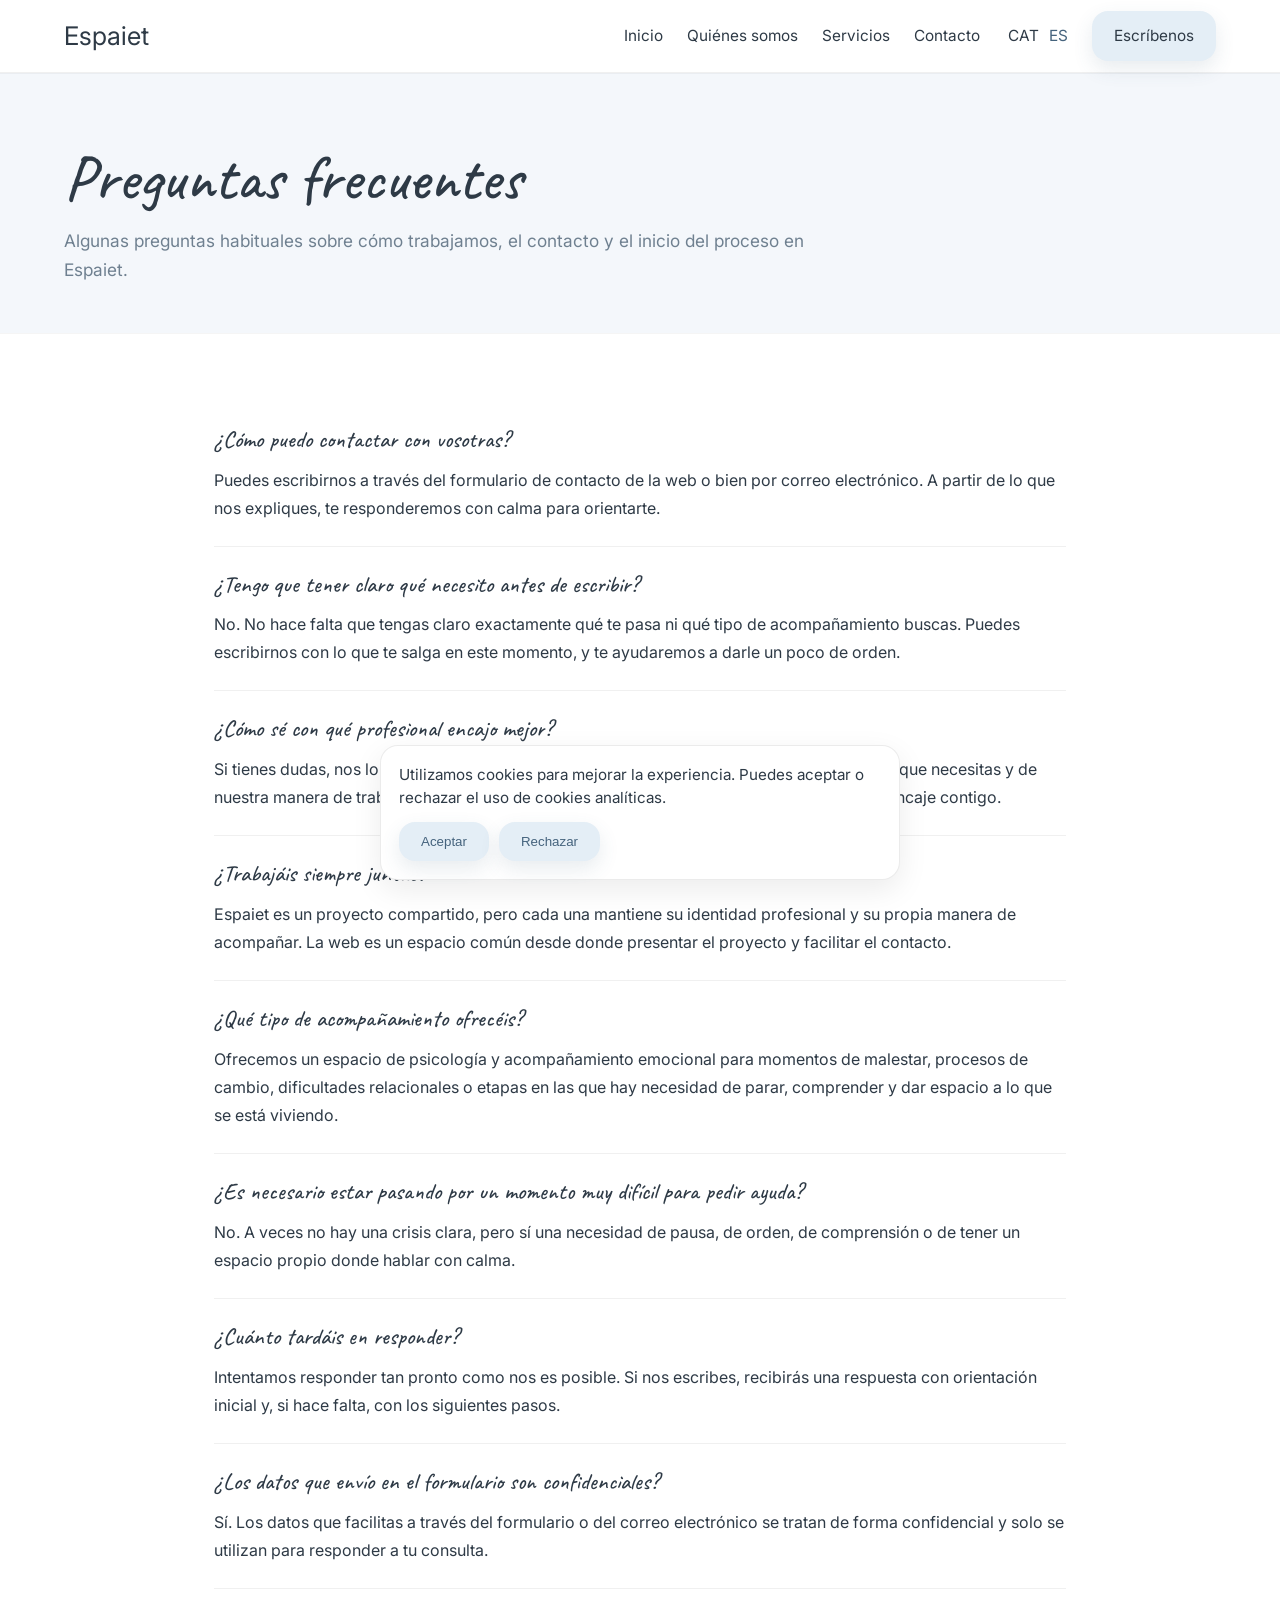
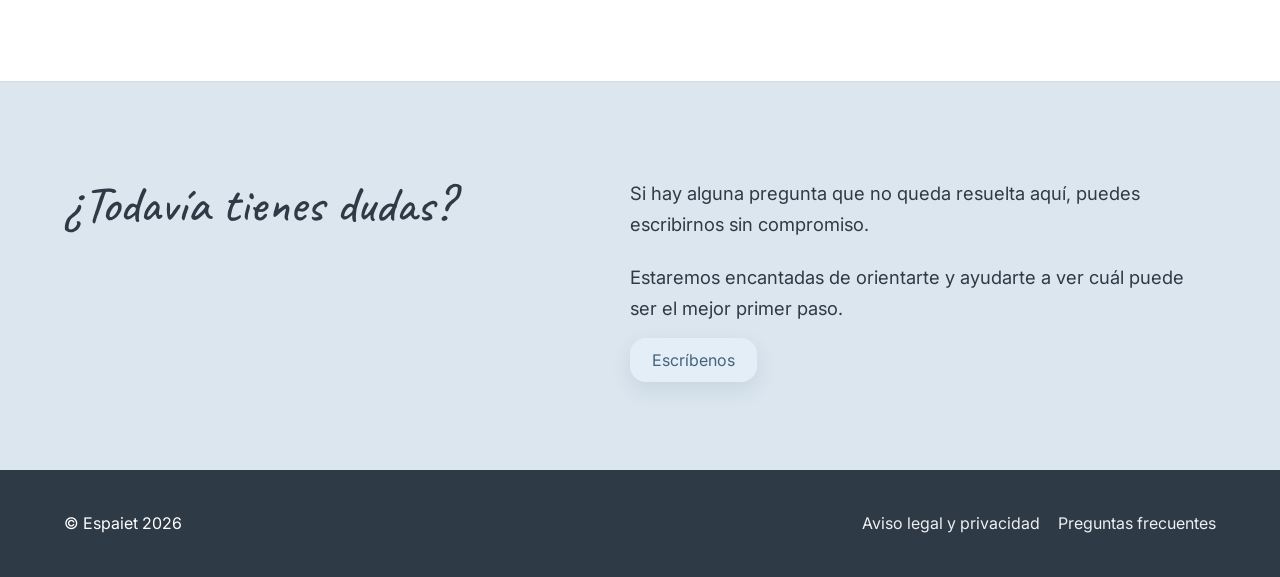
<file: faqs_es.html>
<!DOCTYPE html>
<html lang="es">
<head>
  <meta charset="UTF-8">
  <meta name="viewport" content="width=device-width, initial-scale=1.0">
  <meta name="language" content="es">

  <title>Preguntas frecuentes | Espaiet</title>
  <meta name="description" content="Resuelve dudas habituales sobre Espaiet, el contacto, el acompañamiento emocional y cómo iniciar un proceso terapéutico en La Sénia.">
  <meta name="robots" content="index, follow">
  <meta name="author" content="Ingrid Segura Bertomeu, Mònica Caballer Boix">

  <meta property="og:title" content="Preguntas frecuentes | Espaiet">
  <meta property="og:description" content="Dudas habituales sobre cómo trabajamos, el contacto y el inicio del proceso.">
  <meta property="og:type" content="website">
  <meta property="og:url" content="https://espaiet.cat/faqs_es.html">
  <meta property="og:image" content="https://espaiet.cat/img/logo1.jpg">
  <meta property="og:site_name" content="Espaiet">
  <meta property="og:locale" content="es_ES">

  <link rel="canonical" href="https://espaiet.cat/faqs_es.html">

  <link rel="alternate" hreflang="ca" href="https://espaiet.cat/faqs.html">
  <link rel="alternate" hreflang="es" href="https://espaiet.cat/faqs_es.html">
  <link rel="alternate" hreflang="x-default" href="https://espaiet.cat/faqs.html">
  <link rel="icon" type="image/x-icon" href="img/favicon.ico">

  <script type="application/ld+json">
  {
    "@context": "https://schema.org",
    "@type": "FAQPage",
    "name": "Preguntas frecuentes | Espaiet",
    "url": "https://espaiet.cat/faqs_es.html",
    "mainEntity": [
      {
        "@type": "Question",
        "name": "¿Cómo puedo contactar con vosotras?",
        "acceptedAnswer": {
          "@type": "Answer",
          "text": "Puedes escribirnos a través del formulario de contacto de la web o por correo electrónico. A partir de lo que nos expliques, te responderemos con calma para orientarte."
        }
      },
      {
        "@type": "Question",
        "name": "¿Tengo que tener claro qué necesito antes de escribir?",
        "acceptedAnswer": {
          "@type": "Answer",
          "text": "No. No hace falta que tengas claro exactamente qué te ocurre ni qué tipo de acompañamiento buscas. Puedes escribirnos con lo que te salga en este momento."
        }
      }
    ]
  }
  </script>

  <script src="js/nav.js"></script>
  <link rel="stylesheet" href="estils/estils.css">
</head>

<body>

<header class="site-header">
  <div class="header-inner">
    <a href="index_es.html" class="brand">Espaiet</a>

    <button class="nav-toggle" type="button" aria-expanded="false" aria-controls="main-nav" aria-label="Abrir menú">
      <span></span>
      <span></span>
      <span></span>
    </button>

    <nav class="main-nav" id="main-nav" aria-label="Navegación principal">
      <a href="index_es.html">Inicio</a>
      <a href="qui-som_es.html">Quiénes somos</a>
      <a href="serveis_es.html">Servicios</a>
      <a href="contacte_es.html">Contacto</a>

      <div class="lang-switch" aria-label="Selector de idioma">
        <a href="faqs.html">CAT</a>
        <a href="faqs_es.html" class="active">ES</a>
      </div>

          <a href="contacte_es.html" class="button-secondary">Escríbenos</a>

		  </nav>
  </div>
</header>

<main>

  <section class="section page-hero section-base">
    <div class="page-hero-inner">
      <h1>Preguntas frecuentes</h1>
      <p class="page-hero-text">
        Algunas preguntas habituales sobre cómo trabajamos, el contacto
        y el inicio del proceso en Espaiet.
      </p>
    </div>
  </section>

  <section class="section section-white">
    <div class="faq-container">

      <div class="faq-item">
        <h2>¿Cómo puedo contactar con vosotras?</h2>
        <p>
          Puedes escribirnos a través del formulario de contacto de la web o bien por correo electrónico.
          A partir de lo que nos expliques, te responderemos con calma para orientarte.
        </p>
      </div>

      <div class="faq-item">
        <h2>¿Tengo que tener claro qué necesito antes de escribir?</h2>
        <p>
          No. No hace falta que tengas claro exactamente qué te pasa ni qué tipo de acompañamiento
          buscas. Puedes escribirnos con lo que te salga en este momento, y te ayudaremos a
          darle un poco de orden.
        </p>
      </div>

      <div class="faq-item">
        <h2>¿Cómo sé con qué profesional encajo mejor?</h2>
        <p>
          Si tienes dudas, nos lo puedes comentar en el primer mensaje. A partir de tu momento,
          de lo que necesitas y de nuestra manera de trabajar, podemos orientarte para que encuentres
          el espacio que mejor encaje contigo.
        </p>
      </div>

      <div class="faq-item">
        <h2>¿Trabajáis siempre juntas?</h2>
        <p>
          Espaiet es un proyecto compartido, pero cada una mantiene su identidad profesional
          y su propia manera de acompañar. La web es un espacio común desde donde presentar
          el proyecto y facilitar el contacto.
        </p>
      </div>

      <div class="faq-item">
        <h2>¿Qué tipo de acompañamiento ofrecéis?</h2>
        <p>
          Ofrecemos un espacio de psicología y acompañamiento emocional para momentos de malestar,
          procesos de cambio, dificultades relacionales o etapas en las que hay necesidad
          de parar, comprender y dar espacio a lo que se está viviendo.
        </p>
      </div>

      <div class="faq-item">
        <h2>¿Es necesario estar pasando por un momento muy difícil para pedir ayuda?</h2>
        <p>
          No. A veces no hay una crisis clara, pero sí una necesidad de pausa, de orden,
          de comprensión o de tener un espacio propio donde hablar con calma.
        </p>
      </div>

      <div class="faq-item">
        <h2>¿Cuánto tardáis en responder?</h2>
        <p>
          Intentamos responder tan pronto como nos es posible. Si nos escribes, recibirás
          una respuesta con orientación inicial y, si hace falta, con los siguientes pasos.
        </p>
      </div>

      <div class="faq-item">
        <h2>¿Los datos que envío en el formulario son confidenciales?</h2>
        <p>
          Sí. Los datos que facilitas a través del formulario o del correo electrónico se tratan
          de forma confidencial y solo se utilizan para responder a tu consulta.
        </p>
      </div>

    </div>
  </section>

  <section class="section section-soft">
    <div class="services-grid">
      <div class="services-title">
        <h2>¿Todavía tienes dudas?</h2>
      </div>

      <div class="services-copy">
        <p>
          Si hay alguna pregunta que no queda resuelta aquí, puedes escribirnos sin compromiso.
        </p>
        <p>
          Estaremos encantadas de orientarte y ayudarte a ver cuál puede ser el mejor primer paso.
        </p>

        <a href="contacte_es.html" class="button-secondary">Escríbenos</a>
      </div>
    </div>
  </section>

</main>

<footer class="site-footer">
  <div class="footer-inner">
    <p>© Espaiet 2026</p>
    <div class="footer-links">
      <a href="avis-legal_es.html">Aviso legal y privacidad</a>
      <a href="faqs_es.html">Preguntas frecuentes</a>
    </div>
  </div>
</footer>
<div id="cookie-banner" class="cookie-banner">
  <p>
    Utilizamos cookies para mejorar la experiencia. Puedes aceptar o rechazar el uso de cookies analíticas.
  </p>

  <div class="cookie-actions">
    <button id="accept-cookies" class="button-secondary">Aceptar</button>
    <button id="reject-cookies" class="button-secondary">Rechazar</button>
  </div>
</div>
</body>
</html>
</file>
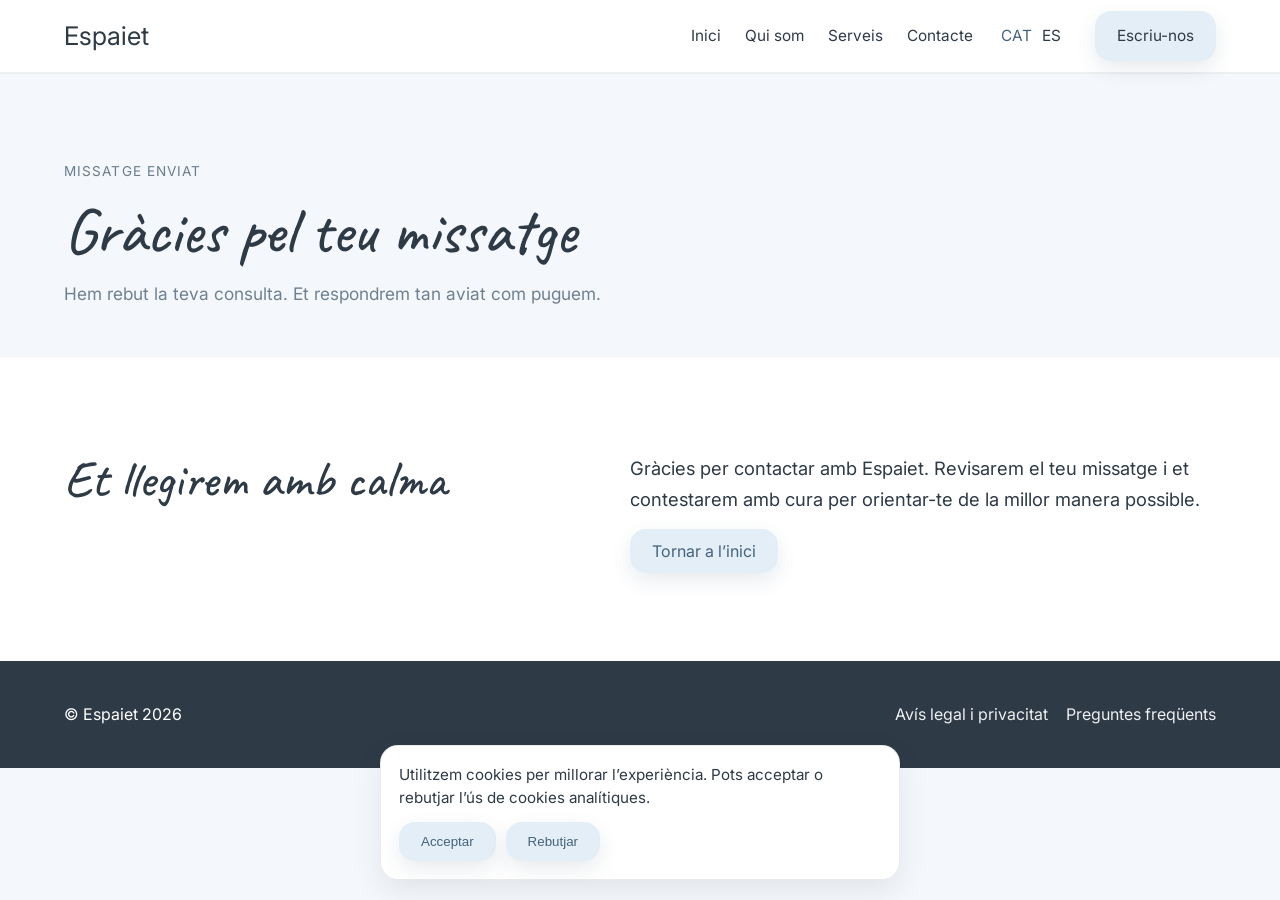
<file: gracies.html>
<!DOCTYPE html>
<html lang="ca">
<head>
  <meta charset="UTF-8">
  <meta name="viewport" content="width=device-width, initial-scale=1.0">
  <meta name="language" content="ca">

  <title>Gràcies | Espaiet</title>
  <meta name="description" content="Gràcies per contactar amb Espaiet. Et respondrem tan aviat com puguem.">
  <meta name="robots" content="index, follow">

  <link rel="canonical" href="https://espaiet.cat/gracies.html">
  <link rel="icon" type="image/x-icon" href="img/favicon.ico">

  <script src="js/nav.js"></script>
  <link rel="stylesheet" href="estils/estils.css">
  
  

  <meta property="og:title" content="Gracies | Espaiet">
  <meta property="og:description" content="Escriu-nos i t’orientarem amb cura i sense compromís.">
  <meta property="og:type" content="website">
  <meta property="og:url" content="https://espaiet.cat/gracies.html">
  <meta property="og:image" content="https://espaiet.cat/img/logo1.jpg">
  <meta property="og:site_name" content="Espaiet">
  <meta property="og:locale" content="ca_ES">
  
<script type="application/ld+json">
{
  "@context": "https://schema.org",
  "@type": "WebPage",
  "name": "Gràcies | Espaiet",
  "url": "https://espaiet.cat/gracies.html",
  "description": "Pàgina de confirmació després d’enviar un missatge a Espaiet.",
  "inLanguage": "ca",
  "isPartOf": {
    "@type": "WebSite",
    "name": "Espaiet",
    "url": "https://espaiet.cat/"
  },
  "publisher": {
    "@type": "Organization",
    "name": "Espaiet | Mònica Caballer | Ingrid Segura",
    "url": "https://espaiet.cat/",
    "logo": "https://espaiet.cat/img/logo1.jpg"
  }
}
</script>  
</head>

<body>

<header class="site-header">
  <div class="header-inner">
    <a href="index.html" class="brand">Espaiet</a>

    <button class="nav-toggle" type="button" aria-expanded="false" aria-controls="main-nav" aria-label="Obrir menú">
      <span></span>
      <span></span>
      <span></span>
    </button>

    <nav class="main-nav" id="main-nav" aria-label="Navegació principal">
      <a href="index.html">Inici</a>
      <a href="qui-som.html">Qui som</a>
      <a href="serveis.html">Serveis</a>
      <a href="contacte.html">Contacte</a>

      <div class="lang-switch" aria-label="Selector d'idioma">
        <a href="gracies.html" class="active">CAT</a>
        <a href="gracies_es.html">ES</a>
      </div>

      <a href="contacte.html" class="button-secondary nav-cta">Escriu-nos</a>
    </nav>
  </div>
</header>

<main>
  <section class="section page-hero section-base">
    <div class="page-hero-inner">
      <p class="hero-kicker">Missatge enviat</p>
      <h1>Gràcies pel teu missatge</h1>
      <p class="page-hero-text">
        Hem rebut la teva consulta. Et respondrem tan aviat com puguem.
      </p>
    </div>
  </section>

  <section class="section section-white">
    <div class="intro-grid">
      <div class="intro-title">
        <h2>Et llegirem amb calma</h2>
      </div>

      <div class="intro-copy">
        <p>
          Gràcies per contactar amb Espaiet. Revisarem el teu missatge i et contestarem
          amb cura per orientar-te de la millor manera possible.
        </p>

        <a href="index.html" class="button-secondary">Tornar a l’inici</a>
      </div>
    </div>
  </section>
</main>

<footer class="site-footer">
  <div class="footer-inner">
    <p>© Espaiet 2026</p>
    <div class="footer-links">
      <a href="avis-legal.html">Avís legal i privacitat</a>
      <a href="faqs.html">Preguntes freqüents</a>
    </div>
  </div>
</footer>

<div id="cookie-banner" class="cookie-banner">
  <p>
    Utilitzem cookies per millorar l’experiència. Pots acceptar o rebutjar l’ús de cookies analítiques.
  </p>

  <div class="cookie-actions">
    <button id="accept-cookies" class="button-secondary">Acceptar</button>
    <button id="reject-cookies" class="button-secondary">Rebutjar</button>
  </div>
</div>

</body>
</html>
</file>
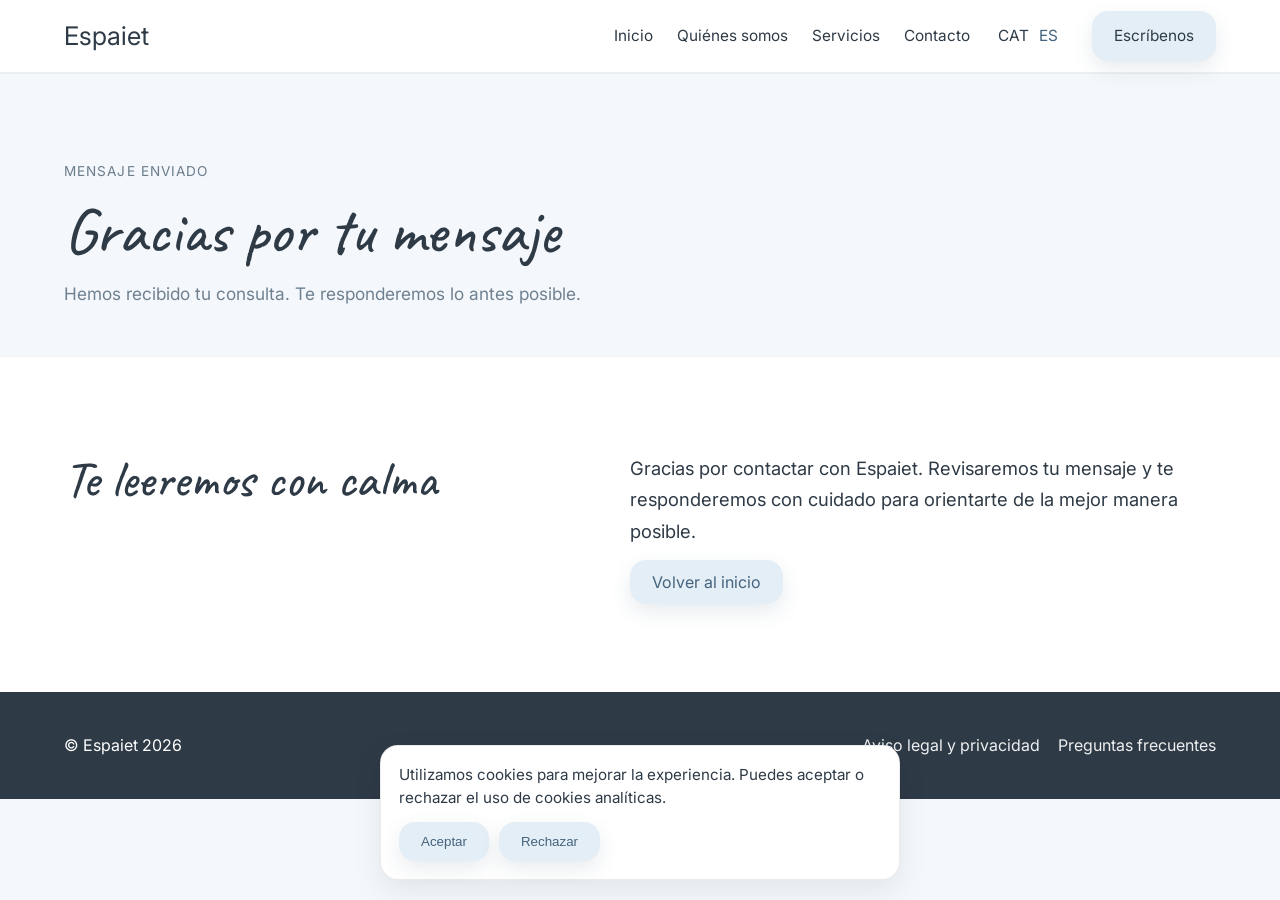
<file: gracies_es.html>
<!DOCTYPE html>
<html lang="es">
<head>
  <meta charset="UTF-8">
  <meta name="viewport" content="width=device-width, initial-scale=1.0">
  <meta name="language" content="es">

  <title>Gracias | Espaiet</title>
  <meta name="description" content="Gracias por contactar con Espaiet. Te responderemos lo antes posible.">
  <meta name="robots" content="index, follow">

  <link rel="canonical" href="https://espaiet.cat/gracies_es.html">
  <link rel="alternate" hreflang="ca" href="https://espaiet.cat/gracies.html">
  <link rel="alternate" hreflang="es" href="https://espaiet.cat/gracies_es.html">
  <link rel="alternate" hreflang="x-default" href="https://espaiet.cat/gracies.html">

  <link rel="icon" type="image/x-icon" href="img/favicon.ico">


  <meta property="og:title" content="Gracias | Espaiet">
  <meta property="og:description" content="Escriu-nos i t’orientarem amb cura i sense compromís.">
  <meta property="og:type" content="website">
  <meta property="og:url" content="https://espaiet.cat/gracies_es.html">
  <meta property="og:image" content="https://espaiet.cat/img/logo1.jpg">
  <meta property="og:site_name" content="Espaiet">
  <meta property="og:locale" content="es_ES">

  <script type="application/ld+json">
  {
    "@context": "https://schema.org",
    "@type": "WebPage",
    "name": "Gracias | Espaiet",
    "url": "https://espaiet.cat/gracies_es.html",
    "description": "Página de confirmación después de enviar un mensaje a Espaiet.",
    "inLanguage": "es",
    "isPartOf": {
      "@type": "WebSite",
      "name": "Espaiet",
      "url": "https://espaiet.cat/"
    },
    "publisher": {
      "@type": "Organization",
      "name": "Espaiet | Mònica Caballer | Ingrid Segura",
      "url": "https://espaiet.cat/",
	"logo": "https://espaiet.cat/img/logo1.jpg"
    }
  }
  </script>

  <script src="js/nav.js"></script>
  <link rel="stylesheet" href="estils/estils.css">
</head>

<body>

<header class="site-header">
  <div class="header-inner">
    <a href="index_es.html" class="brand">Espaiet</a>

    <button class="nav-toggle" type="button" aria-expanded="false" aria-controls="main-nav" aria-label="Abrir menú">
      <span></span>
      <span></span>
      <span></span>
    </button>

    <nav class="main-nav" id="main-nav" aria-label="Navegación principal">
      <a href="index_es.html">Inicio</a>
      <a href="qui-som_es.html">Quiénes somos</a>
      <a href="serveis_es.html">Servicios</a>
      <a href="contacte_es.html">Contacto</a>

      <div class="lang-switch" aria-label="Selector de idioma">
        <a href="gracies.html">CAT</a>
        <a href="gracies_es.html" class="active">ES</a>
      </div>

      <a href="contacte_es.html" class="button-secondary nav-cta">Escríbenos</a>
    </nav>
  </div>
</header>

<main>
  <section class="section page-hero section-base">
    <div class="page-hero-inner">
      <p class="hero-kicker">Mensaje enviado</p>
      <h1>Gracias por tu mensaje</h1>
      <p class="page-hero-text">
        Hemos recibido tu consulta. Te responderemos lo antes posible.
      </p>
    </div>
  </section>

  <section class="section section-white">
    <div class="intro-grid">
      <div class="intro-title">
        <h2>Te leeremos con calma</h2>
      </div>

      <div class="intro-copy">
        <p>
          Gracias por contactar con Espaiet. Revisaremos tu mensaje y te responderemos
          con cuidado para orientarte de la mejor manera posible.
        </p>

        <a href="index_es.html" class="button-secondary">Volver al inicio</a>
      </div>
    </div>
  </section>
</main>

<footer class="site-footer">
  <div class="footer-inner">
    <p>© Espaiet 2026</p>
    <div class="footer-links">
      <a href="avis-legal_es.html">Aviso legal y privacidad</a>
      <a href="faqs_es.html">Preguntas frecuentes</a>
    </div>
  </div>
</footer>

<div id="cookie-banner" class="cookie-banner">
  <p>
    Utilizamos cookies para mejorar la experiencia. Puedes aceptar o rechazar el uso de cookies analíticas.
  </p>

  <div class="cookie-actions">
    <button id="accept-cookies" class="button-secondary">Aceptar</button>
    <button id="reject-cookies" class="button-secondary">Rechazar</button>
  </div>
</div>

</body>
</html>
</file>
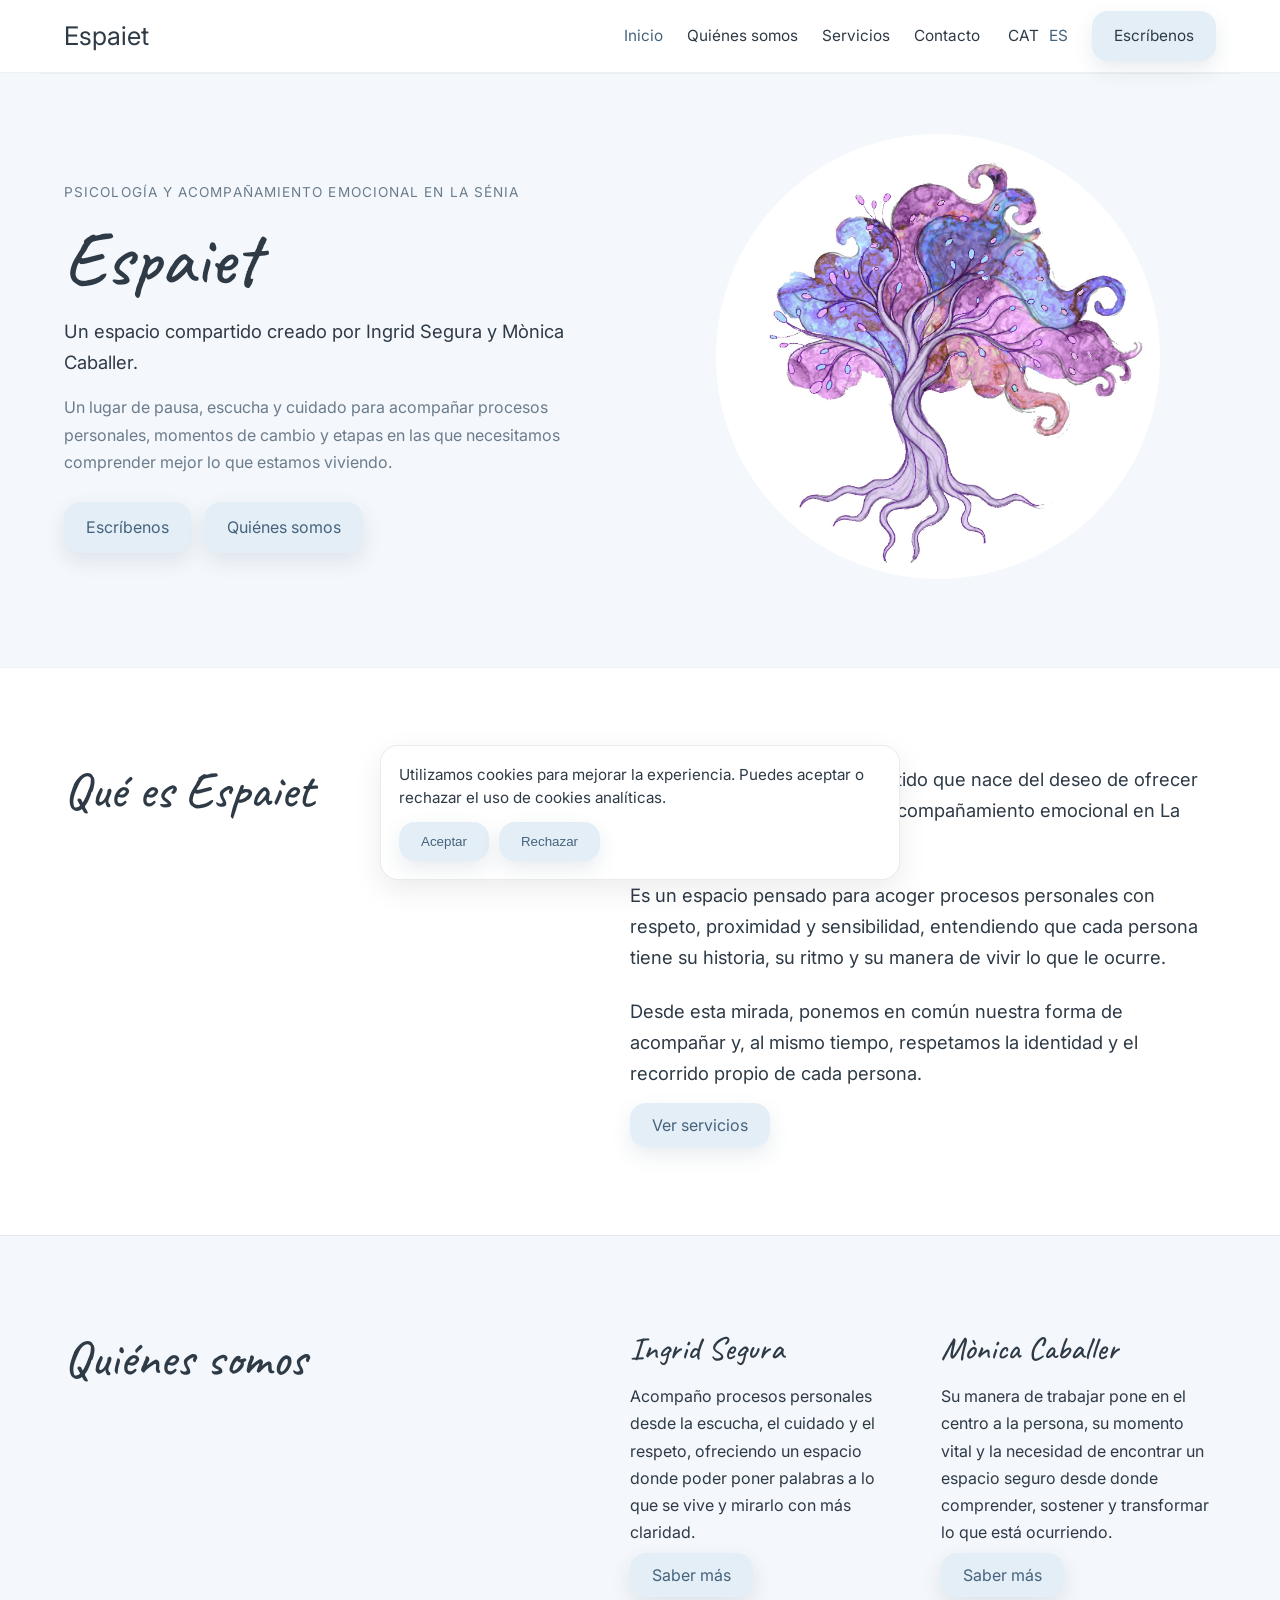
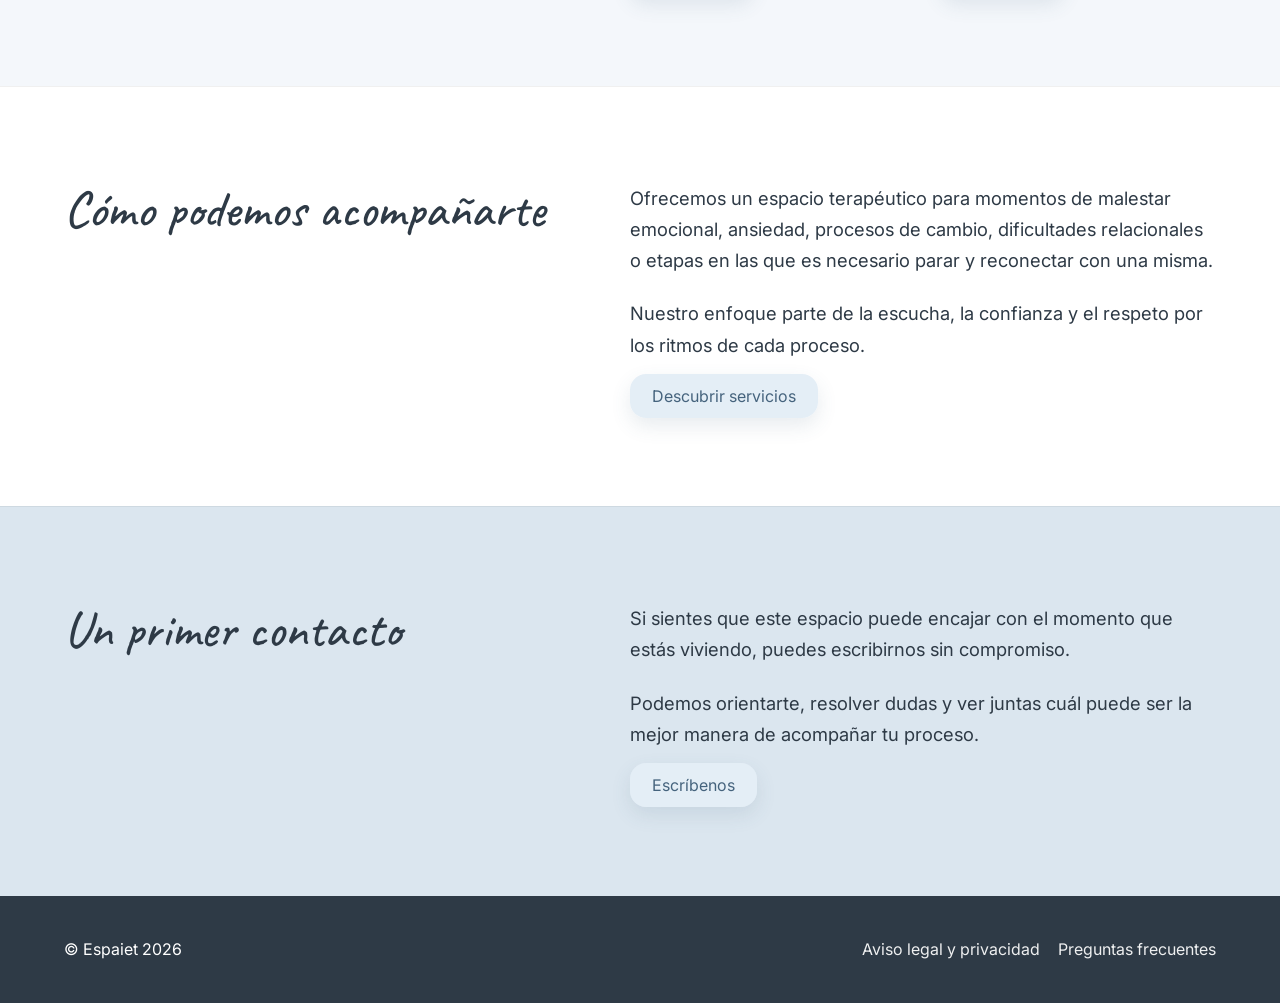
<file: index_es.html>
<!DOCTYPE html>
<html lang="es">
<head>
  <meta charset="UTF-8">
  <meta name="viewport" content="width=device-width, initial-scale=1.0">
  <meta name="language" content="es">

  <title>Espaiet | Psicología y acompañamiento emocional en La Sénia</title>
  <meta name="description" content="Espaiet es un espacio de psicología y acompañamiento emocional en La Sénia, creado por Ingrid Segura y Mònica Caballer Boix. Un lugar de escucha, pausa y cuidado.">
  <meta name="robots" content="index, follow">
  <meta name="author" content="Ingrid Segura Bertomeu, Mònica Caballer Boix">

  <meta property="og:title" content="Espaiet | Psicología en La Sénia">
  <meta property="og:description" content="Un espacio de psicología y acompañamiento emocional en La Sénia.">
  <meta property="og:type" content="website">
  <meta property="og:url" content="https://espaiet.cat/index_es.html">
  <meta property="og:image" content="https://espaiet.cat/img/logo1.jpg">
  <meta property="og:site_name" content="Espaiet">
  <meta property="og:locale" content="es_ES">

  <meta name="twitter:card" content="summary_large_image">
  <meta name="twitter:title" content="Espaiet | Psicología en La Sénia">
  <meta name="twitter:description" content="Psicología y acompañamiento emocional en La Sénia.">

  <meta name="geo.region" content="ES-CT">
  <meta name="geo.placename" content="La Sénia">

  <link rel="canonical" href="https://espaiet.cat/index_es.html">

  <link rel="alternate" hreflang="ca" href="https://espaiet.cat/">
  <link rel="alternate" hreflang="es" href="https://espaiet.cat/index_es.html">
  <link rel="alternate" hreflang="x-default" href="https://espaiet.cat/">
  <link rel="icon" type="image/x-icon" href="img/favicon.ico">

  <script type="application/ld+json">
  {
    "@context": "https://schema.org",
    "@type": "Organization",
    "name": "Espaiet | Mònica Caballer | Ingrid Segura",
    "url": "https://espaiet.cat/",
  	"logo": "https://espaiet.cat/img/logo1.jpg",
    "description": "Espacio de psicología y acompañamiento emocional en La Sénia creado por Ingrid Segura y Mònica Caballer Boix.",
    "address": {
      "@type": "PostalAddress",
      "streetAddress": "Carrer Saragossa, 12",
      "addressLocality": "La Sénia",
      "postalCode": "43560",
      "addressRegion": "Tarragona",
      "addressCountry": "ES"
    },
    "founder": [
      {
        "@type": "Person",
        "name": "Ingrid Segura Bertomeu"
      },
      {
        "@type": "Person",
        "name": "Mònica Caballer Boix"
      }
    ]
  }
  </script>

  <script src="js/nav.js"></script>
  <link rel="stylesheet" href="estils/estils.css">
</head>

<body>

<header class="site-header">
  <div class="header-inner">
    <a href="index_es.html" class="brand">Espaiet</a>

    <button class="nav-toggle" type="button" aria-expanded="false" aria-controls="main-nav" aria-label="Abrir menú">
      <span></span>
      <span></span>
      <span></span>
    </button>

    <nav class="main-nav" id="main-nav" aria-label="Navegación principal">
      <a href="index_es.html" class="active">Inicio</a>
      <a href="qui-som_es.html">Quiénes somos</a>
      <a href="serveis_es.html">Servicios</a>
      <a href="contacte_es.html">Contacto</a>

      <div class="lang-switch" aria-label="Selector de idioma">
        <a href="index.html">CAT</a>
        <a href="index_es.html" class="active">ES</a>
      </div>

          <a href="contacte_es.html" class="button-secondary">Escríbenos</a>
	  </nav>
  </div>
</header>

<main>

  <section class="section hero">
    <div class="hero-copy">
      <div class="hero-copy-inner">
        <p class="hero-kicker">Psicología y acompañamiento emocional en La Sénia</p>

        <h1>Espaiet</h1>

        <p class="hero-lead">
          Un espacio compartido creado por Ingrid Segura y Mònica Caballer.
        </p>

        <p class="hero-text">
          Un lugar de pausa, escucha y cuidado para acompañar procesos personales,
          momentos de cambio y etapas en las que necesitamos comprender mejor lo que estamos viviendo.
        </p>

        <div class="hero-actions">
          <a href="contacte_es.html" class="button-secondary">Escríbenos</a>
          <a href="qui-som_es.html" class="button-secondary">Quiénes somos</a>
        </div>
      </div>
    </div>

    <div class="hero-visual">
      <div class="hero-visual-main">
        <img src="img/logo1.jpg" alt="Espaiet, espacio de psicología y acompañamiento emocional en La Sénia">
      </div>

    </div>
	
  </section>

  <section class="section intro-section section-white">
    <div class="intro-grid">
      <div class="intro-title">
        <h2>Qué es Espaiet</h2>
      </div>

      <div class="intro-copy">
        <p>
          Espaiet es un proyecto compartido que nace del deseo de ofrecer
          un lugar para ti, de escucha y acompañamiento emocional en La Sénia.
        </p>

        <p>
          Es un espacio pensado para acoger procesos personales con respeto,
          proximidad y sensibilidad, entendiendo que cada persona tiene su historia,
          su ritmo y su manera de vivir lo que le ocurre.
        </p>

        <p>
          Desde esta mirada, ponemos en común nuestra forma de acompañar y,
          al mismo tiempo, respetamos la identidad y el recorrido propio de cada persona.
        </p>

        <a href="serveis_es.html" class="button-secondary">Ver servicios</a>
      </div>
    </div>
  </section>

  <section class="section team-section section-soft">
    <div class="team-layout">
      <div class="team-title">
        <h2>Quiénes somos</h2>
      </div>

      <div class="team-content">
        <div class="team-grid">
          <article class="team-card">
            <h3>Ingrid Segura</h3>
            <p>
              Acompaño procesos personales desde la escucha, el cuidado y el respeto,
              ofreciendo un espacio donde poder poner palabras a lo que se vive y mirarlo con más claridad.
            </p>
            <a href="qui-som_es.html" class="button-secondary">Saber más</a>
          </article>

          <article class="team-card">
            <h3>Mònica Caballer</h3>
            <p>
              Su manera de trabajar pone en el centro a la persona, su momento vital
              y la necesidad de encontrar un espacio seguro desde donde comprender,
              sostener y transformar lo que está ocurriendo.
            </p>
            <a href="qui-som_es.html" class="button-secondary">Saber más</a>
          </article>
        </div>
      </div>
    </div>
  </section>

  <section class="section services-home section-white">
    <div class="services-grid">
      <div class="services-title">
        <h2>Cómo podemos acompañarte</h2>
      </div>

      <div class="services-copy">
        <p>
          Ofrecemos un espacio terapéutico para momentos de malestar emocional,
          ansiedad, procesos de cambio, dificultades relacionales o etapas en las que
          es necesario parar y reconectar con una misma.
        </p>

        <p>
          Nuestro enfoque parte de la escucha, la confianza y el respeto
          por los ritmos de cada proceso.
        </p>

        <a href="serveis_es.html" class="button-secondary">Descubrir servicios</a>
      </div>
    </div>
  </section>

  <section class="section contact-home section-soft">
    <div class="contact-grid-home">
      <div class="contact-title">
        <h2>Un primer contacto</h2>
      </div>

      <div class="contact-copy-home">
        <p>
          Si sientes que este espacio puede encajar con el momento que estás viviendo,
          puedes escribirnos sin compromiso.
        </p>

        <p>
          Podemos orientarte, resolver dudas y ver juntas cuál puede ser
          la mejor manera de acompañar tu proceso.
        </p>

        <a href="contacte_es.html" class="button-secondary">Escríbenos</a>
      </div>
    </div>
  </section>

</main>

<footer class="site-footer">
  <div class="footer-inner">
    <p>© Espaiet 2026</p>
    <div class="footer-links">
      <a href="avis-legal_es.html">Aviso legal y privacidad</a>
      <a href="faqs_es.html">Preguntas frecuentes</a>
    </div>
  </div>
</footer>
<div id="cookie-banner" class="cookie-banner">
  <p>
    Utilizamos cookies para mejorar la experiencia. Puedes aceptar o rechazar el uso de cookies analíticas.
  </p>

  <div class="cookie-actions">
    <button id="accept-cookies" class="button-secondary">Aceptar</button>
    <button id="reject-cookies" class="button-secondary">Rechazar</button>
  </div>
</div>
</body>
</html>
</file>
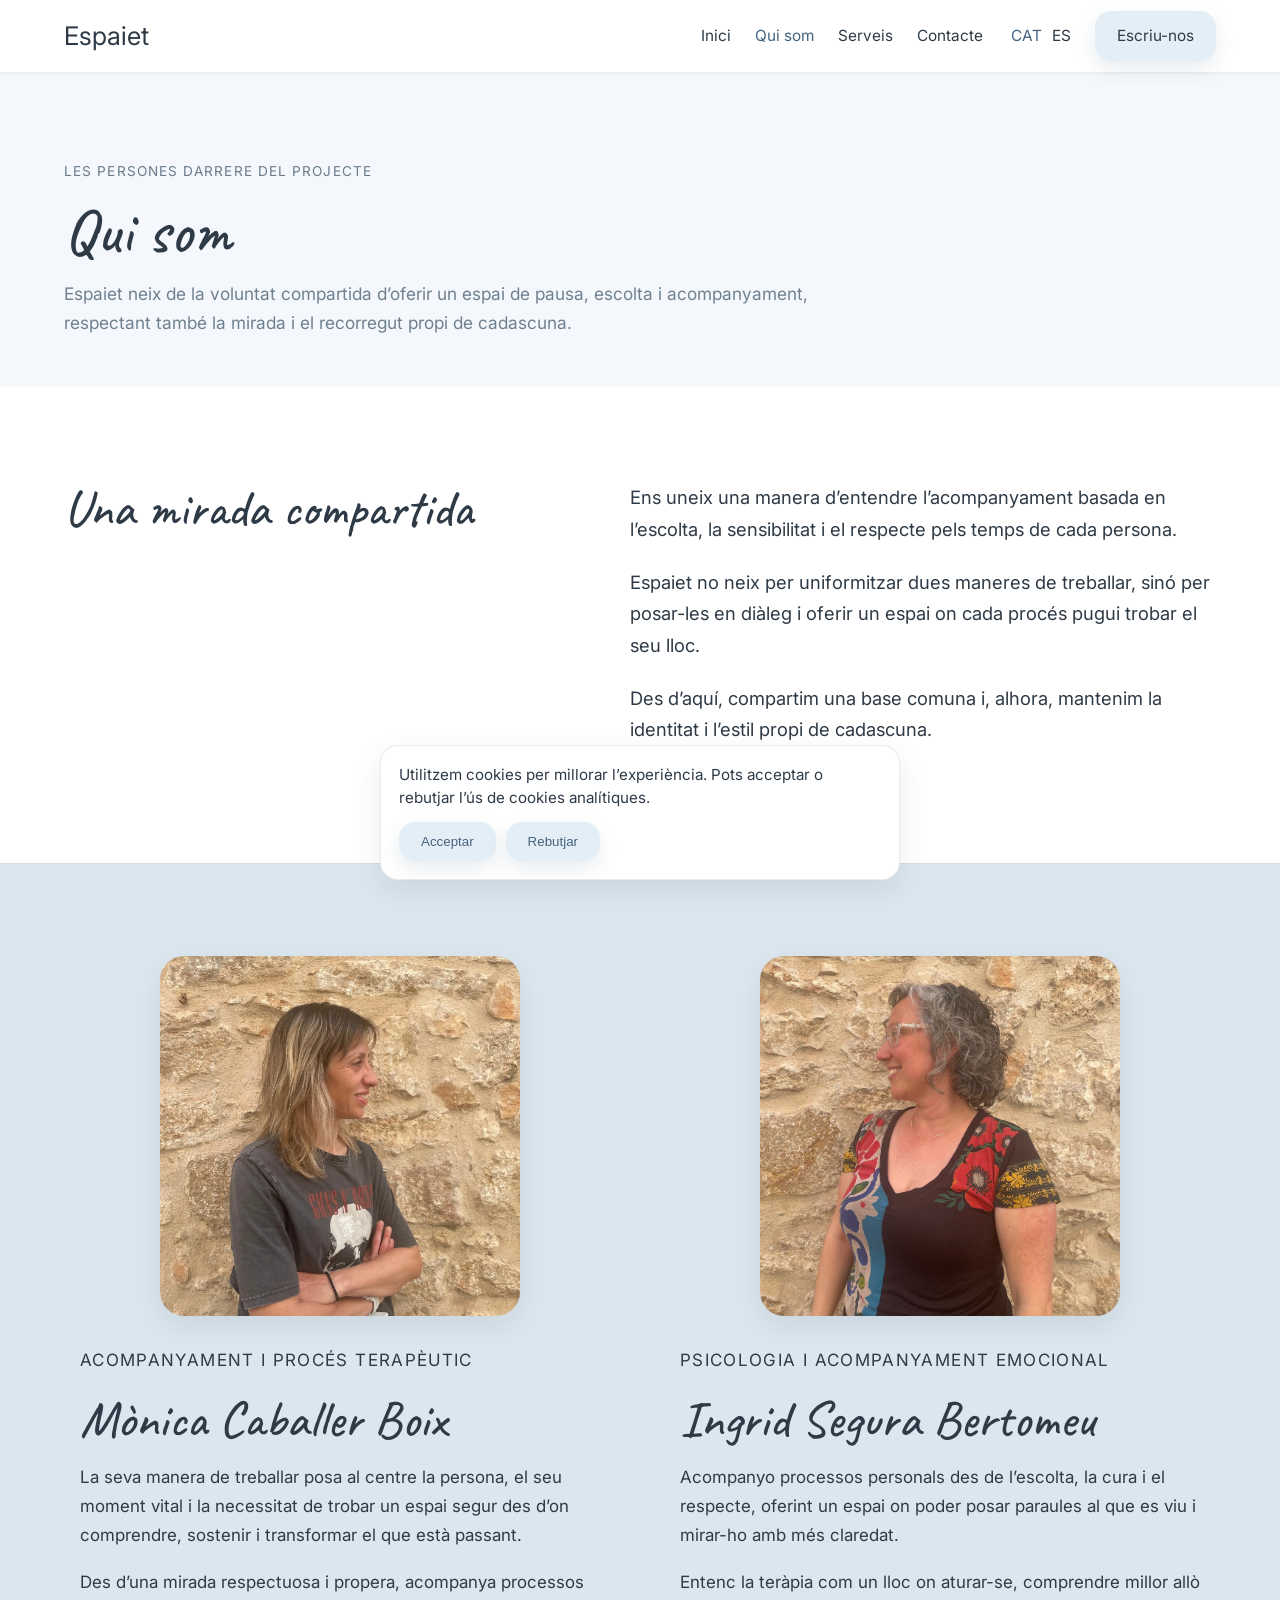
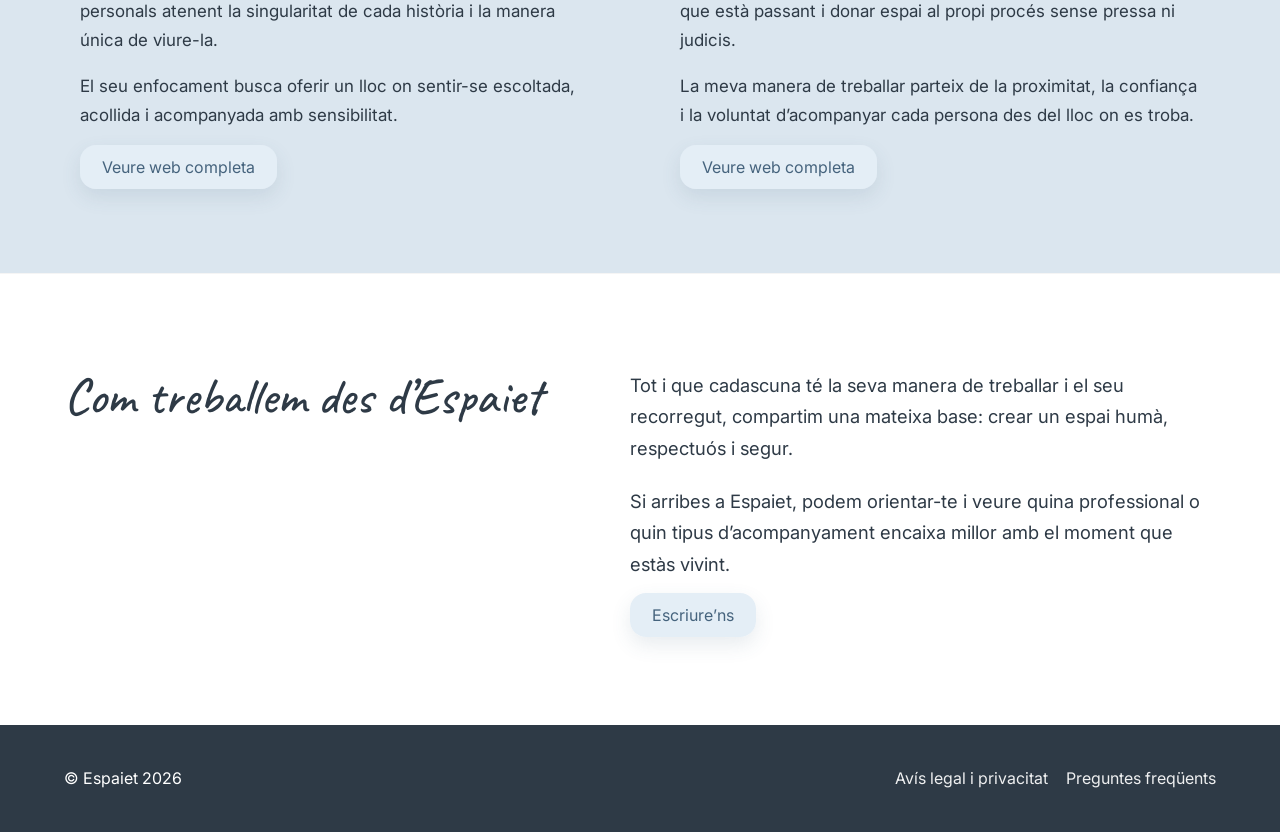
<file: qui-som.html>
<head>
  <meta charset="UTF-8">
  <meta name="viewport" content="width=device-width, initial-scale=1.0">
  <meta name="language" content="ca">

  <title>Qui som | Ingrid Segura i Mònica Caballer Boix | Espaiet</title>
  <meta name="description" content="Coneix Ingrid Segura i Mònica Caballer Boix, les professionals darrere d’Espaiet. Una mirada compartida a la psicologia i l’acompanyament emocional.">
  <meta name="robots" content="index, follow">
  <meta name="author" content="Ingrid Segura Bertomeu, Mònica Caballer Boix">

  <meta property="og:title" content="Qui som | Espaiet">
  <meta property="og:description" content="Coneix Ingrid Segura i Mònica Caballer Boix, les professionals darrere d’Espaiet.">
  <meta property="og:type" content="website">
  <meta property="og:url" content="https://espaiet.cat/qui-som.html">
  <meta property="og:image" content="https://espaiet.cat/img/logo1.jpg">
  <meta property="og:site_name" content="Espaiet">
  <meta property="og:locale" content="ca_ES">

  <meta name="twitter:card" content="summary_large_image">
  <meta name="twitter:title" content="Qui som | Espaiet">
  <meta name="twitter:description" content="Coneix les professionals darrere d’Espaiet.">
  <meta property="og:image" content="https://espaiet.cat/img/logo1.jpg">

  <meta name="geo.region" content="ES-CT">

  <link rel="canonical" href="https://espaiet.cat/qui-som.html">

  <link rel="alternate" hreflang="ca" href="https://espaiet.cat/qui-som.html">
  <link rel="alternate" hreflang="es" href="https://espaiet.cat/qui-som_es.html">
  <link rel="alternate" hreflang="x-default" href="https://espaiet.cat/qui-som.html">
  <link rel="icon" type="image/x-icon" href="img/favicon.ico">

  <script type="application/ld+json">
  {
    "@context": "https://schema.org",
    "@type": "AboutPage",
    "name": "Qui som | Espaiet | Mònica Caballer | Ingrid Segura",
    "url": "https://espaiet.cat/qui-som.html",
    "description": "Pàgina de presentació d’Ingrid Segura i Mònica Caballer Boix, professionals d’Espaiet.",
  	"logo": "https://espaiet.cat/img/logo1.jpg",
    "address": {
      "@type": "PostalAddress",
      "streetAddress": "Carrer Saragossa, 12",
      "addressLocality": "La Sénia",
      "postalCode": "43560",
      "addressRegion": "Tarragona",
      "addressCountry": "ES"
    },
    "mainEntity": [
      {
        "@type": "Person",
        "name": "Ingrid Segura Bertomeu",
        "jobTitle": "Professional de psicologia i acompanyament emocional",
        "url": "https://ingridsegura.cat/"
      },
      {
        "@type": "Person",
        "name": "Mònica Caballer Boix",
        "jobTitle": "Professional d’acompanyament emocional",
        "url": "https://webdelamonica.cat/"
      }
    ]
  }
  </script>
  <script src="js/nav.js"></script>
  <link rel="stylesheet" href="estils/estils.css">
</head>
<body>

<header class="site-header">
  <div class="header-inner">
    <a href="index.html" class="brand">Espaiet</a>

    <button
      class="nav-toggle"
      type="button"
      aria-expanded="false"
      aria-controls="main-nav"
      aria-label="Obrir menú">
      <span></span>
      <span></span>
      <span></span>
    </button>

    <nav class="main-nav" id="main-nav" aria-label="Navegació principal">
      <a href="index.html">Inici</a>
      <a href="qui-som.html" class="active">Qui som</a>
      <a href="serveis.html">Serveis</a>
      <a href="contacte.html">Contacte</a>

      <div class="lang-switch" aria-label="Selector d'idioma">
        <a href="qui-som.html" class="active">CAT</a>
        <a href="qui-som_es.html">ES</a>
      </div>

          <a href="contacte.html" class="button-secondary">Escriu-nos</a>
    </nav>
  </div>
</header>

  <main>

    <section class="section page-hero section-base">
      <div class="page-hero-inner">
        <p class="hero-kicker">Les persones darrere del projecte</p>
        <h1>Qui som</h1>
        <p class="page-hero-text">
          Espaiet neix de la voluntat compartida d’oferir un espai de pausa,
          escolta i acompanyament, respectant també la mirada i el recorregut propi de cadascuna.
        </p>
      </div>
    </section>

    <section class="section section-white">
      <div class="intro-grid">
        <div class="intro-title">
          <h2>Una mirada compartida</h2>
        </div>

        <div class="intro-copy">
          <p>
            Ens uneix una manera d’entendre l’acompanyament basada en l’escolta,
            la sensibilitat i el respecte pels temps de cada persona.
          </p>

          <p>
            Espaiet no neix per uniformitzar dues maneres de treballar,
            sinó per posar-les en diàleg i oferir un espai on cada procés pugui trobar
            el seu lloc.
          </p>

          <p>
            Des d’aquí, compartim una base comuna i, alhora, mantenim la identitat
            i l’estil propi de cadascuna.
          </p>
        </div>
      </div>
    </section>

 <section class="section qui-som-section section-soft">
  <div class="qui-som-grid">

    <article class="qui-som-card">
      <div class="qui-som-photo">
        <img src="img/monica.webp" alt="Mònica Caballer Boix">
      </div>

      <div class="qui-som-copy">
        <p class="profile-kicker">Acompanyament i procés terapèutic</p>
        <h2>Mònica Caballer Boix</h2>

        <p>
          La seva manera de treballar posa al centre la persona, el seu moment vital
          i la necessitat de trobar un espai segur des d’on comprendre, sostenir
          i transformar el que està passant.
        </p>

        <p>
          Des d’una mirada respectuosa i propera, acompanya processos personals
          atenent la singularitat de cada història i la manera única de viure-la.
        </p>

        <p>
          El seu enfocament busca oferir un lloc on sentir-se escoltada, acollida
          i acompanyada amb sensibilitat.
        </p>

        <div class="profile-actions">
          <a href="https://monicaballer.cat/" target="_blank" rel="noopener noreferrer" class="button-secondary">Veure web completa</a>
        </div>
      </div>
    </article>
    <article class="qui-som-card">
      <div class="qui-som-photo">
        <img src="img/ingrid.webp" alt="Ingrid Segura Bertomeu">
      </div>

      <div class="qui-som-copy">
        <p class="profile-kicker">Psicologia i acompanyament emocional</p>
        <h2>Ingrid Segura Bertomeu</h2>

        <p>
          Acompanyo processos personals des de l’escolta, la cura i el respecte,
          oferint un espai on poder posar paraules al que es viu i mirar-ho amb més claredat.
        </p>

        <p>
          Entenc la teràpia com un lloc on aturar-se, comprendre millor allò que està passant
          i donar espai al propi procés sense pressa ni judicis.
        </p>

        <p>
          La meva manera de treballar parteix de la proximitat, la confiança i
          la voluntat d’acompanyar cada persona des del lloc on es troba.
        </p>

        <div class="profile-actions">
          <a href="https://ingridsegura.cat/" target="_blank" rel="noopener noreferrer" class="button-secondary">Veure web completa</a>
        </div>
      </div>
    </article>


  </div>
</section>

    <section class="section section-white">
      <div class="services-grid">
        <div class="services-title">
          <h2>Com treballem des d’Espaiet</h2>
        </div>

        <div class="services-copy">
          <p>
            Tot i que cadascuna té la seva manera de treballar i el seu recorregut,
            compartim una mateixa base: crear un espai humà, respectuós i segur.
          </p>

          <p>
            Si arribes a Espaiet, podem orientar-te i veure quina professional
            o quin tipus d’acompanyament encaixa millor amb el moment que estàs vivint.
          </p>

          <a href="contacte.html" class="button-secondary">Escriure’ns</a>
        </div>
      </div>
    </section>

  </main>

  <footer class="site-footer">
    <div class="footer-inner">
      <p>© Espaiet 2026</p>
      <div class="footer-links">
        <a href="avis-legal.html">Avís legal i privacitat</a>
        <a href="faqs.html">Preguntes freqüents</a>
      </div>
    </div>
  </footer>
<div id="cookie-banner" class="cookie-banner">
  <p>
    Utilitzem cookies per millorar l’experiència. Pots acceptar o rebutjar l’ús de cookies analítiques.
  </p>

  <div class="cookie-actions">
    <button id="accept-cookies" class="button-secondary">Acceptar</button>
    <button id="reject-cookies" class="button-secondary">Rebutjar</button>
  </div>
</div>
</body>
</html>
</file>
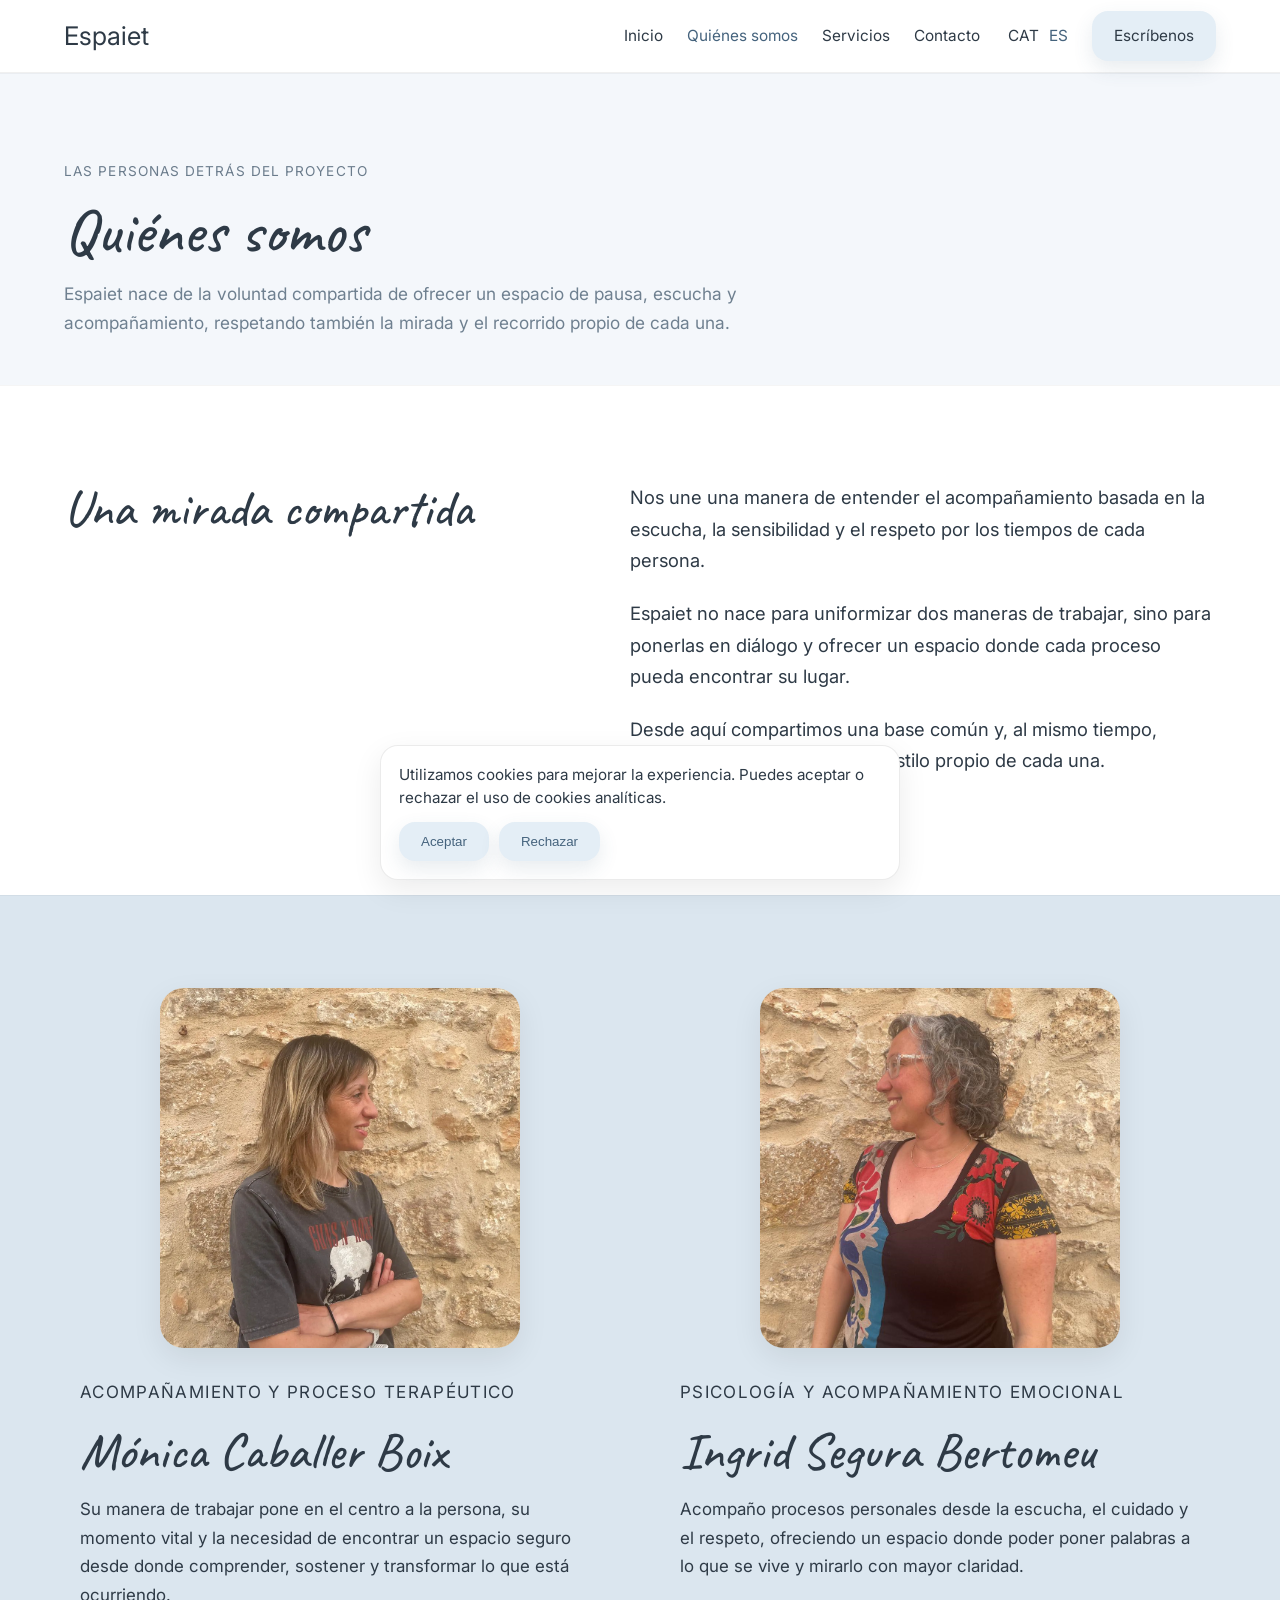
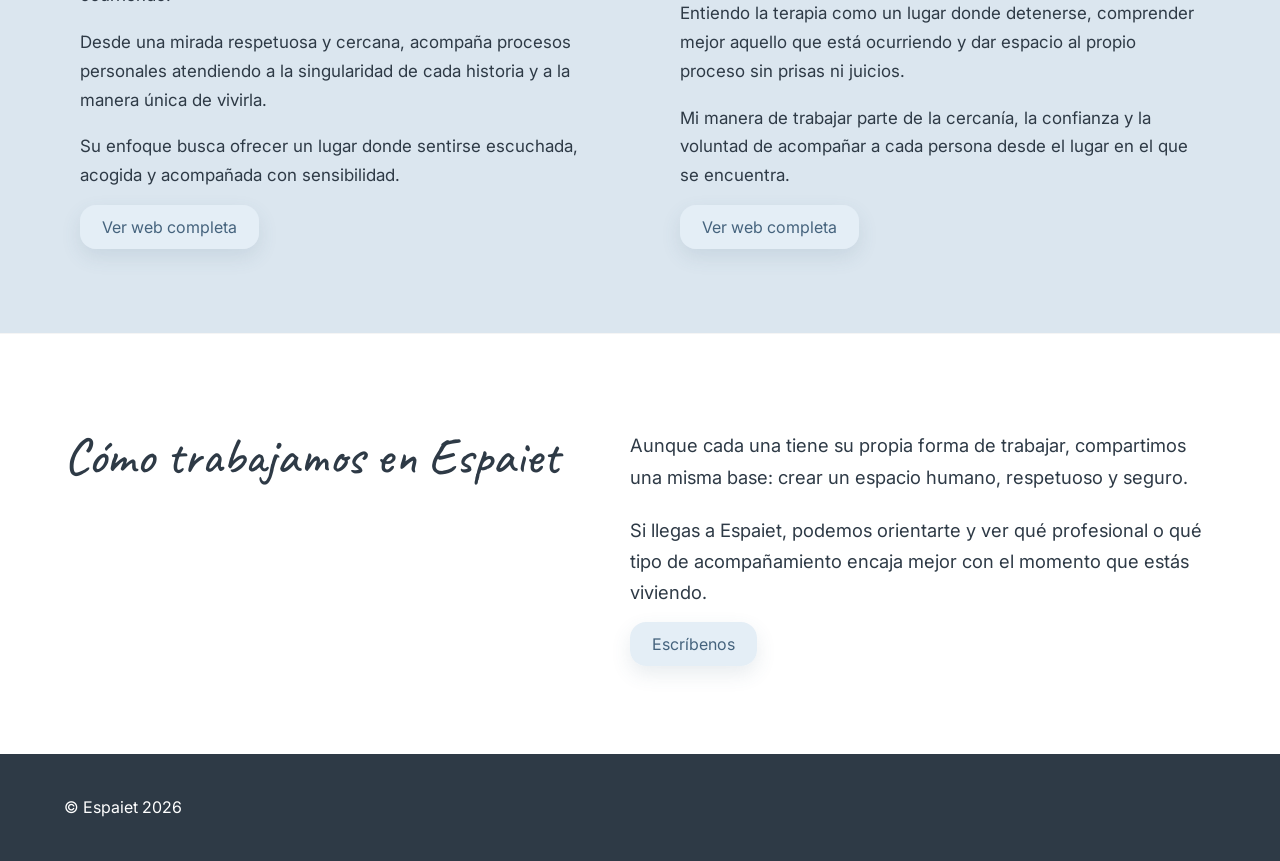
<file: qui-som_es.html>
<head>
  <meta charset="UTF-8">
  <meta name="viewport" content="width=device-width, initial-scale=1.0">
  <meta name="language" content="es">

  <title>Quiénes somos | Psicología en La Sénia | Espaiet</title>
  <meta name="description" content="Conoce a Ingrid Segura y Mònica Caballer Boix, las profesionales detrás de Espaiet, espacio de psicología y acompañamiento emocional en La Sénia.">
  <meta name="robots" content="index, follow">
  <meta name="author" content="Ingrid Segura Bertomeu, Mònica Caballer Boix">

  <meta property="og:title" content="Quiénes somos | Espaiet">
  <meta property="og:description" content="Conoce a las profesionales de Espaiet, espacio de psicología y acompañamiento emocional en La Sénia.">
  <meta property="og:type" content="website">
  <meta property="og:url" content="https://espaiet.cat/qui-som_es.html">
  <meta property="og:image" content="https://espaiet.cat/img/logo1.jpg">
  <meta property="og:site_name" content="Espaiet">
  <meta property="og:locale" content="es_ES">

  <meta name="twitter:card" content="summary_large_image">
  <meta name="twitter:title" content="Quiénes somos | Espaiet">
  <meta name="twitter:description" content="Conoce a Ingrid Segura y Mònica Caballer Boix, profesionales de Espaiet en La Sénia.">
  <meta property="og:image" content="https://espaiet.cat/img/logo1.jpg">

  <meta name="geo.region" content="ES-CT">
  <meta name="geo.placename" content="La Sénia">

  <link rel="canonical" href="https://espaiet.cat/qui-som_es.html">

  <link rel="alternate" hreflang="ca" href="https://espaiet.cat/qui-som.html">
  <link rel="alternate" hreflang="es" href="https://espaiet.cat/qui-som_es.html">
  <link rel="alternate" hreflang="x-default" href="https://espaiet.cat/qui-som.html">
  <link rel="icon" type="image/x-icon" href="img/favicon.ico">

  <script type="application/ld+json">
  {
    "@context": "https://schema.org",
    "@type": "AboutPage",
    "name": "Quiénes somos | Espaiet | Mònica Caballer | Ingrid Segura",
    "url": "https://espaiet.cat/qui-som_es.html",
    "description": "Página de presentación de Ingrid Segura y Mònica Caballer Boix, profesionales de Espaiet en La Sénia.",
    "mainEntity": [
      {
        "@type": "Person",
        "name": "Ingrid Segura Bertomeu",
        "jobTitle": "Profesional de psicología y acompañamiento emocional",
        "url": "https://ingridsegura.cat/"
      },
      {
        "@type": "Person",
        "name": "Mònica Caballer Boix",
        "jobTitle": "Profesional de acompañamiento emocional",
        "url": "https://webdelamonica.cat/"
      }
    ]
  }
  </script>

  <script src="js/nav.js"></script>
  <link rel="stylesheet" href="estils/estils.css">
</head>

<body>

<header class="site-header">
  <div class="header-inner">
    <a href="index_es.html" class="brand">Espaiet</a>

    <nav class="main-nav">
      <a href="index_es.html">Inicio</a>
      <a href="qui-som_es.html" class="active">Quiénes somos</a>
      <a href="serveis_es.html">Servicios</a>
      <a href="contacte_es.html">Contacto</a>

      <div class="lang-switch">
        <a href="qui-som.html">CAT</a>
        <a href="qui-som_es.html" class="active">ES</a>
      </div>
	  
          <a href="contacte_es.html" class="button-secondary">Escríbenos</a>
	  
    </nav>
  </div>
</header>

<main>

<section class="section page-hero section-base">
  <div class="page-hero-inner">
    <p class="hero-kicker">Las personas detrás del proyecto</p>
    <h1>Quiénes somos</h1>
    <p class="page-hero-text">
      Espaiet nace de la voluntad compartida de ofrecer un espacio de pausa,
      escucha y acompañamiento, respetando también la mirada y el recorrido propio de cada una.
    </p>
  </div>
</section>

<section class="section section-white">
  <div class="intro-grid">
    <div class="intro-title">
      <h2>Una mirada compartida</h2>
    </div>

    <div class="intro-copy">
      <p>
        Nos une una manera de entender el acompañamiento basada en la escucha,
        la sensibilidad y el respeto por los tiempos de cada persona.
      </p>

      <p>
        Espaiet no nace para uniformizar dos maneras de trabajar,
        sino para ponerlas en diálogo y ofrecer un espacio donde cada proceso pueda encontrar su lugar.
      </p>

      <p>
        Desde aquí compartimos una base común y, al mismo tiempo, mantenemos
        la identidad y el estilo propio de cada una.
      </p>
    </div>
  </div>
</section>

 <section class="section qui-som-section section-soft">
  <div class="qui-som-grid">
	<article class="qui-som-card">
	  <div class="qui-som-photo">
		<img src="img/monica.webp" alt="Mónica Caballer Boix">
	  </div>

	  <div class="qui-som-copy">
		<p class="profile-kicker">Acompañamiento y proceso terapéutico</p>
		<h2>Mónica Caballer Boix</h2>

		<p>
		  Su manera de trabajar pone en el centro a la persona, su momento vital
		  y la necesidad de encontrar un espacio seguro desde donde comprender,
		  sostener y transformar lo que está ocurriendo.
		</p>

		<p>
		  Desde una mirada respetuosa y cercana, acompaña procesos personales
		  atendiendo a la singularidad de cada historia y a la manera única de vivirla.
		</p>

		<p>
		  Su enfoque busca ofrecer un lugar donde sentirse escuchada, acogida
		  y acompañada con sensibilidad.
		</p>

		<div class="profile-actions">
		  <a href="https://monicaballer.cat/" target="_blank" rel="noopener noreferrer" class="button-secondary">Ver web completa</a>
		</div>
	  </div>
	</article>

	<article class="qui-som-card">
	  <div class="qui-som-photo">
		<img src="img/ingrid.webp" alt="Ingrid Segura Bertomeu">
	  </div>

	  <div class="qui-som-copy">
		<p class="profile-kicker">Psicología y acompañamiento emocional</p>
		<h2>Ingrid Segura Bertomeu</h2>

		<p>
		  Acompaño procesos personales desde la escucha, el cuidado y el respeto,
		  ofreciendo un espacio donde poder poner palabras a lo que se vive
		  y mirarlo con mayor claridad.
		</p>

		<p>
		  Entiendo la terapia como un lugar donde detenerse, comprender mejor
		  aquello que está ocurriendo y dar espacio al propio proceso
		  sin prisas ni juicios.
		</p>

		<p>
		  Mi manera de trabajar parte de la cercanía, la confianza y
		  la voluntad de acompañar a cada persona desde el lugar en el que se encuentra.
		</p>

		<div class="profile-actions">
		  <a href="https://ingridsegura.cat/" target="_blank" rel="noopener noreferrer" class="button-secondary">Ver web completa</a>
		</div>
	  </div>
	</article>
  </div>
</section>
<section class="section section-white">
  <div class="services-grid">
    <div class="services-title">
      <h2>Cómo trabajamos en Espaiet</h2>
    </div>

    <div class="services-copy">
      <p>
        Aunque cada una tiene su propia forma de trabajar, compartimos una misma base:
        crear un espacio humano, respetuoso y seguro.
      </p>
	  <p>Si llegas a Espaiet, podemos orientarte y ver qué profesional o qué tipo de acompañamiento encaja mejor con el momento que estás viviendo.
	  </p>

      <a href="contacte_es.html" class="button-secondary">Escríbenos</a>
    </div>
  </div>
</section>

</main>

<footer class="site-footer">
  <div class="footer-inner">
    <p>© Espaiet 2026</p>
  </div>
</footer>
<div id="cookie-banner" class="cookie-banner">
  <p>
    Utilizamos cookies para mejorar la experiencia. Puedes aceptar o rechazar el uso de cookies analíticas.
  </p>

  <div class="cookie-actions">
    <button id="accept-cookies" class="button-secondary">Aceptar</button>
    <button id="reject-cookies" class="button-secondary">Rechazar</button>
  </div>
</div>
</body>
</html>
</file>
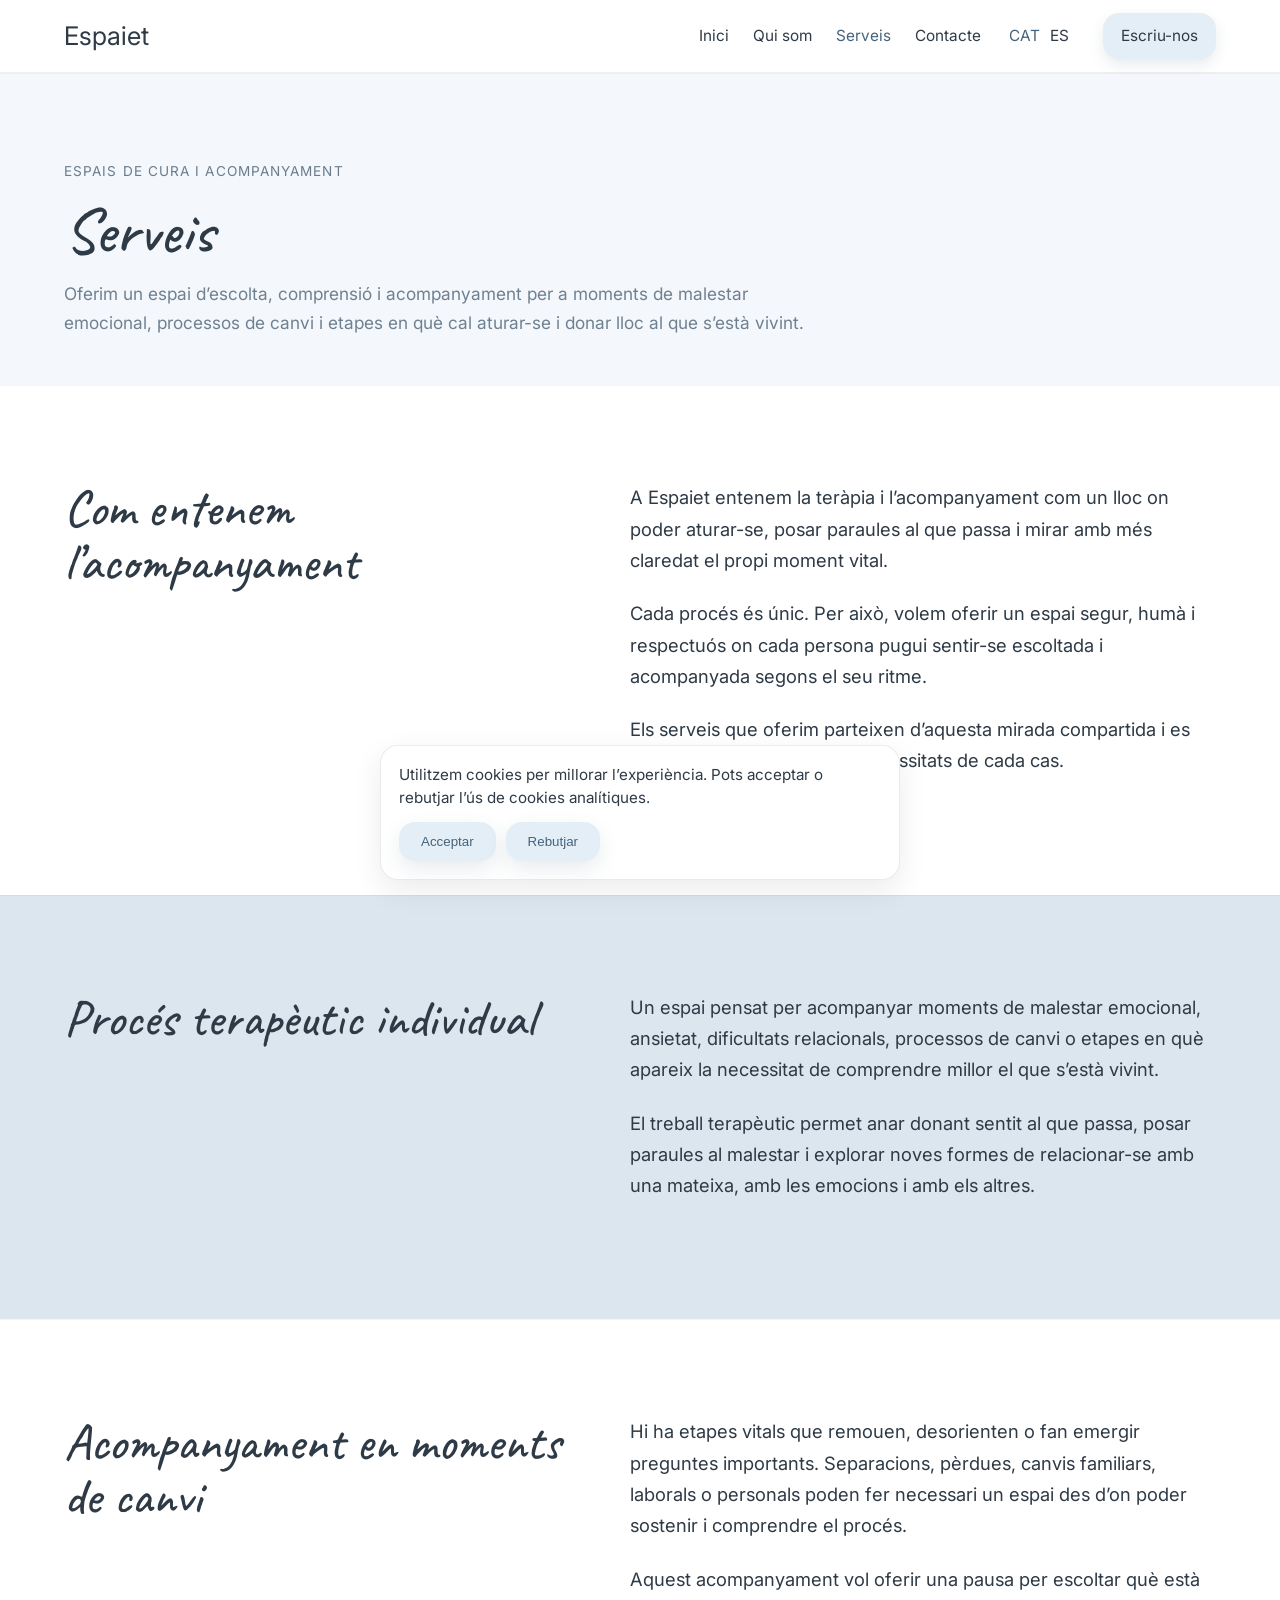
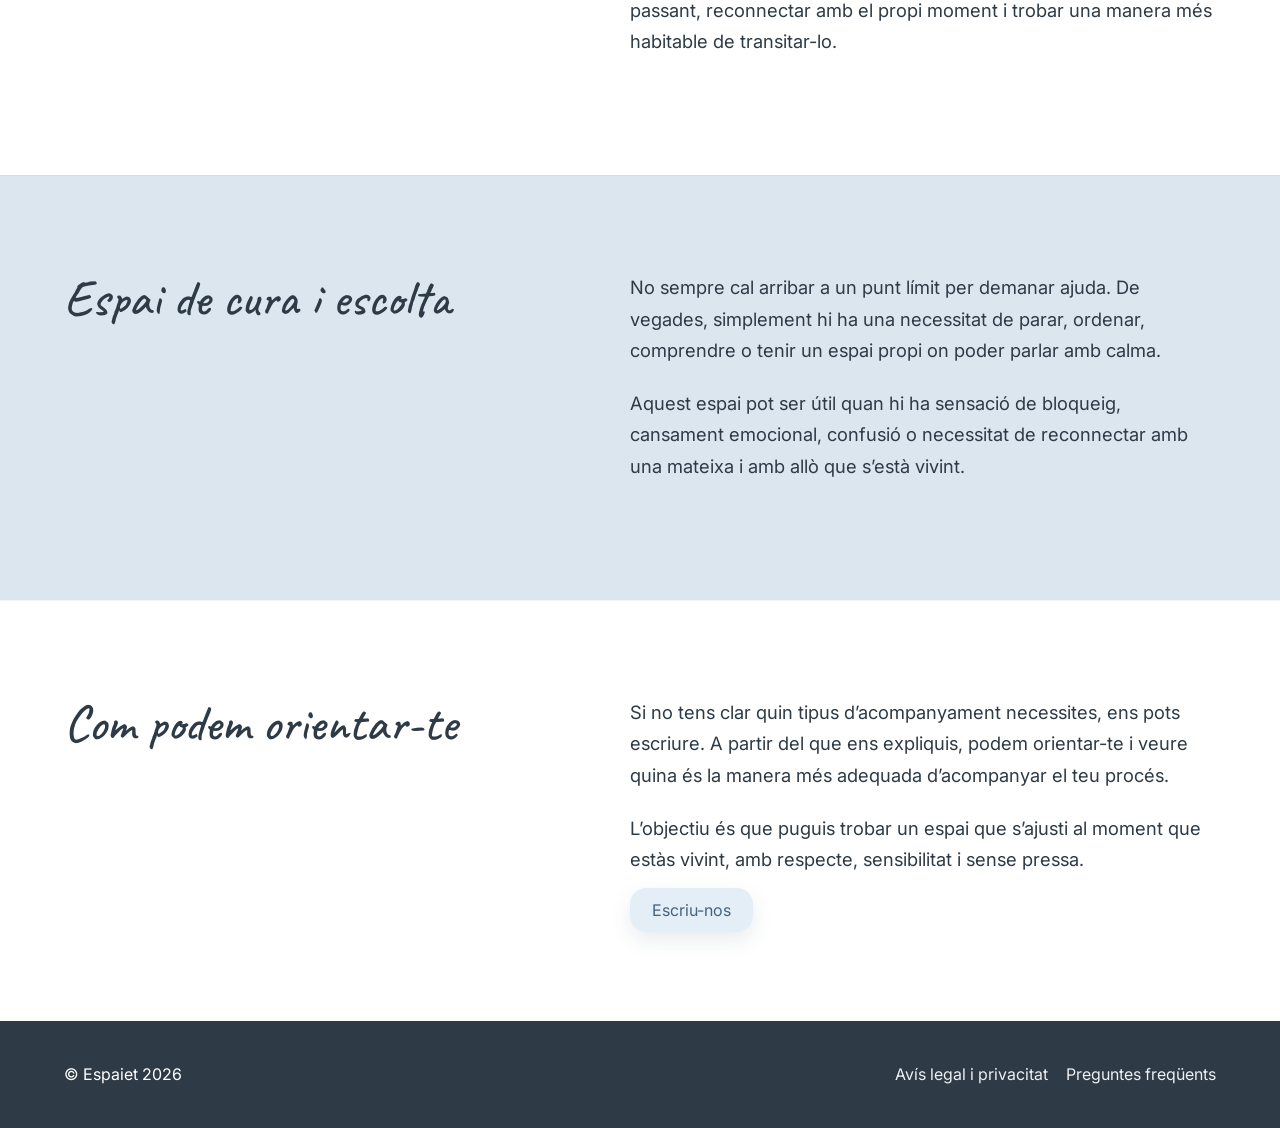
<file: serveis.html>
<head>
  <meta charset="UTF-8">
  <meta name="viewport" content="width=device-width, initial-scale=1.0">
  <meta name="language" content="ca">

  <!-- TÍTOL -->
  <title>Serveis de psicologia i acompanyament emocional | Espaiet</title>

  <!-- DESCRIPCIÓ -->
  <meta name="description" content="Serveis de psicologia i acompanyament emocional a Espaiet. Un espai d’escolta i cura per a processos personals, ansietat, canvis vitals i moments de malestar.">

  <!-- ROBOTS -->
  <meta name="robots" content="index, follow">

  <!-- AUTORIA -->
  <meta name="author" content="Ingrid Segura Bertomeu, Mònica Caballer Boix">

  <!-- OPEN GRAPH -->
  <meta property="og:title" content="Serveis | Espaiet">
  <meta property="og:description" content="Psicologia i acompanyament emocional des d’una mirada humana, respectuosa i compartida.">
  <meta property="og:type" content="website">
  <meta property="og:url" content="https://espaiet.cat/serveis.html">
  <meta property="og:image" content="https://espaiet.cat/img/logo1.jpg">
  <meta property="og:site_name" content="Espaiet">

  <!-- TWITTER (opcional però bé) -->
  <meta name="twitter:card" content="summary_large_image">
  <meta name="twitter:title" content="Serveis | Espaiet">
  <meta name="twitter:description" content="Espai de psicologia i acompanyament emocional.">
  <meta name="twitter:image" content="https://espaiet.cat/img/logo1.jpg">

  <!-- GEO (opcional si tens ubicació) -->
  <meta name="geo.region" content="ES-CT">
  <meta name="geo.placename" content="La Sénia">

  <!-- CANONICAL -->
  <link rel="canonical" href="https://espaiet.cat/serveis.html">

  <!-- FONTS -->
  <link rel="preconnect" href="https://fonts.googleapis.com">
  <link rel="preconnect" href="https://fonts.gstatic.com" crossorigin>

  <!-- CSS -->
  <link rel="stylesheet" href="estils/estils.css">
  <link rel="icon" type="image/x-icon" href="img/favicon.ico">

  <!-- JSON-LD (SEO avançat) -->
  <script type="application/ld+json">
  {
    "@context": "https://schema.org",
    "@type": "Service",
    "serviceType": "Psicologia i acompanyament emocional",
    "address": {
      "@type": "PostalAddress",
      "streetAddress": "Carrer Saragossa, 12",
      "addressLocality": "La Sénia",
      "postalCode": "43560",
      "addressRegion": "Tarragona",
      "addressCountry": "ES"
    },
  	"logo": "https://espaiet.cat/img/logo1.jpg",
    "provider": {
      "@type": "Organization",
      "name": "Espaiet | Mònica Caballer | Ingrid Segura",
      "url": "https://espaiet.cat/"
    },
    "areaServed": {
      "@type": "Place",
      "name": "Catalunya"
    },
    "availableLanguage": ["ca", "es"]
  }
  </script>
  <script src="js/nav.js"></script>
</head>
<body>

<header class="site-header">
  <div class="header-inner">
    <a href="index.html" class="brand">Espaiet</a>

    <button
      class="nav-toggle"
      type="button"
      aria-expanded="false"
      aria-controls="main-nav"
      aria-label="Obrir menú">
      <span></span>
      <span></span>
      <span></span>
    </button>

    <nav class="main-nav" id="main-nav" aria-label="Navegació principal">
      <a href="index.html">Inici</a>
      <a href="qui-som.html">Qui som</a>
      <a href="serveis.html" class="active">Serveis</a>
      <a href="contacte.html">Contacte</a>

      <div class="lang-switch" aria-label="Selector d'idioma">
        <a href="serveis.html" class="active">CAT</a>
        <a href="serveis_es.html">ES</a>
      </div>

      <a href="contacte.html" class="nav-cta">Escriu-nos</a>
    </nav>
  </div>
</header>

  <main>

    <section class="section page-hero section-base">
      <div class="page-hero-inner">
        <p class="hero-kicker">Espais de cura i acompanyament</p>
        <h1>Serveis</h1>
        <p class="page-hero-text">
          Oferim un espai d’escolta, comprensió i acompanyament per a moments
          de malestar emocional, processos de canvi i etapes en què cal aturar-se
          i donar lloc al que s’està vivint.
        </p>
      </div>
    </section>

    <section class="section section-white">
      <div class="intro-grid">
        <div class="intro-title">
          <h2>Com entenem l’acompanyament</h2>
        </div>

        <div class="intro-copy">
          <p>
            A Espaiet entenem la teràpia i l’acompanyament com un lloc on
            poder aturar-se, posar paraules al que passa i mirar amb més claredat
            el propi moment vital.
          </p>

          <p>
            Cada procés és únic. Per això, volem oferir un espai segur, humà i
            respectuós on cada persona pugui sentir-se escoltada i acompanyada
            segons el seu ritme.
          </p>

          <p>
            Els serveis que oferim parteixen d’aquesta mirada compartida i es poden
            adaptar segons les necessitats de cada cas.
          </p>
        </div>
      </div>
    </section>

    <section class="section section-soft">
      <div class="services-grid">
        <div class="services-title">
          <h2>Procés terapèutic individual</h2>
        </div>

        <div class="services-copy">
          <p>
            Un espai pensat per acompanyar moments de malestar emocional,
            ansietat, dificultats relacionals, processos de canvi o etapes
            en què apareix la necessitat de comprendre millor el que s’està vivint.
          </p>

          <p>
            El treball terapèutic permet anar donant sentit al que passa,
            posar paraules al malestar i explorar noves formes de relacionar-se
            amb una mateixa, amb les emocions i amb els altres.
          </p>
        </div>
      </div>
    </section>

    <section class="section section-white">
      <div class="services-grid">
        <div class="services-title">
          <h2>Acompanyament en moments de canvi</h2>
        </div>

        <div class="services-copy">
          <p>
            Hi ha etapes vitals que remouen, desorienten o fan emergir preguntes
            importants. Separacions, pèrdues, canvis familiars, laborals o personals
            poden fer necessari un espai des d’on poder sostenir i comprendre el procés.
          </p>

          <p>
            Aquest acompanyament vol oferir una pausa per escoltar què està passant,
            reconnectar amb el propi moment i trobar una manera més habitable de transitar-lo.
          </p>
        </div>
      </div>
    </section>

    <section class="section section-soft">
      <div class="services-grid">
        <div class="services-title">
          <h2>Espai de cura i escolta</h2>
        </div>

        <div class="services-copy">
          <p>
            No sempre cal arribar a un punt límit per demanar ajuda. De vegades,
            simplement hi ha una necessitat de parar, ordenar, comprendre o tenir
            un espai propi on poder parlar amb calma.
          </p>

          <p>
            Aquest espai pot ser útil quan hi ha sensació de bloqueig, cansament emocional,
            confusió o necessitat de reconnectar amb una mateixa i amb allò que s’està vivint.
          </p>
        </div>
      </div>
    </section>

    <section class="section section-white">
      <div class="services-grid">
        <div class="services-title">
          <h2>Com podem orientar-te</h2>
        </div>

        <div class="services-copy">
          <p>
            Si no tens clar quin tipus d’acompanyament necessites, ens pots escriure.
            A partir del que ens expliquis, podem orientar-te i veure quina és la manera
            més adequada d’acompanyar el teu procés.
          </p>

          <p>
            L’objectiu és que puguis trobar un espai que s’ajusti al moment que estàs vivint,
            amb respecte, sensibilitat i sense pressa.
          </p>

          <a href="contacte.html" class="button-secondary">Escriu-nos</a>
        </div>
      </div>
    </section>

  </main>

  <footer class="site-footer">
    <div class="footer-inner">
      <p>© Espaiet 2026</p>
      <div class="footer-links">
        <a href="avis-legal.html">Avís legal i privacitat</a>
        <a href="faqs.html">Preguntes freqüents</a>
      </div>
    </div>
  </footer>
<div id="cookie-banner" class="cookie-banner">
  <p>
    Utilitzem cookies per millorar l’experiència. Pots acceptar o rebutjar l’ús de cookies analítiques.
  </p>

  <div class="cookie-actions">
    <button id="accept-cookies" class="button-secondary">Acceptar</button>
    <button id="reject-cookies" class="button-secondary">Rebutjar</button>
  </div>
</div>
</body>
</html>
</file>
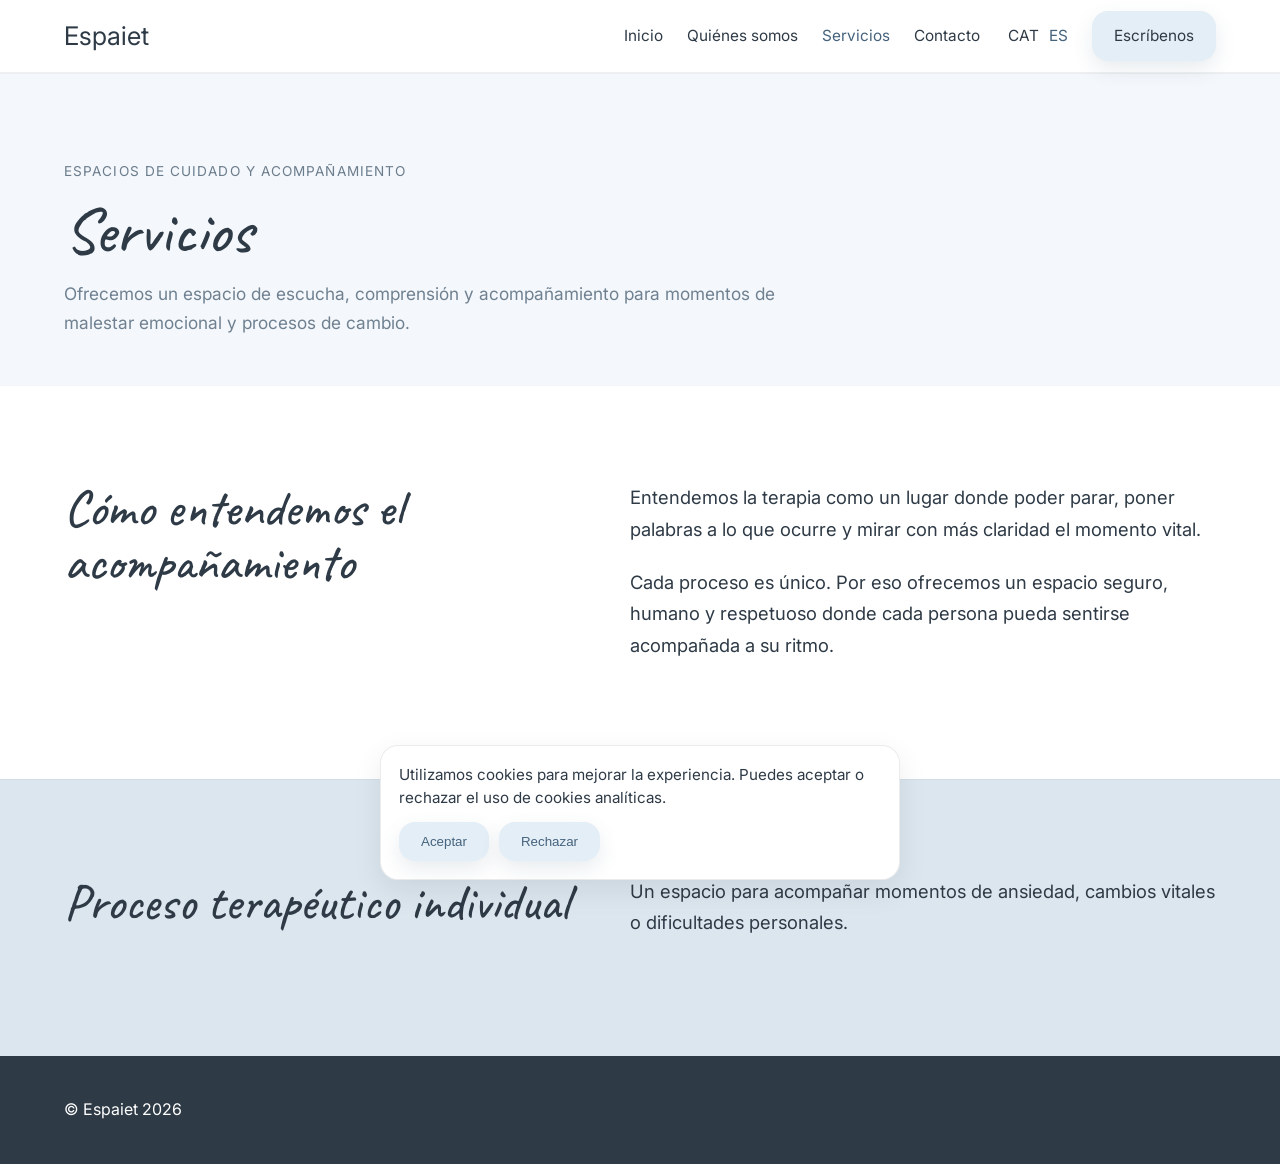
<file: serveis_es.html>
<head>
  <meta charset="UTF-8">
  <meta name="viewport" content="width=device-width, initial-scale=1.0">
  <meta name="language" content="es">

  <title>Servicios de psicología en La Sénia | Espaiet</title>
  <meta name="description" content="Servicios de psicología y acompañamiento emocional en La Sénia. Espaiet ofrece un espacio de escucha y cuidado para procesos personales, ansiedad y cambios vitales.">
  <meta name="robots" content="index, follow">
  <meta name="author" content="Ingrid Segura Bertomeu, Mònica Caballer Boix">

  <meta property="og:title" content="Servicios de psicología en La Sénia | Espaiet">
  <meta property="og:description" content="Psicología y acompañamiento emocional desde una mirada humana, respetuosa y cercana.">
  <meta property="og:type" content="website">
  <meta property="og:url" content="https://espaiet.cat/serveis_es.html">
  <meta property="og:image" content="https://espaiet.cat/img/logo1.jpg">
  <meta property="og:site_name" content="Espaiet">
  <meta property="og:locale" content="es_ES">

  <meta name="twitter:card" content="summary_large_image">
  <meta name="twitter:title" content="Servicios de psicología en La Sénia | Espaiet">
  <meta name="twitter:description" content="Espaiet ofrece psicología y acompañamiento emocional en La Sénia.">
  <meta name="twitter:image" content="https://espaiet.cat/img/logo1.jpg">

  <meta name="geo.region" content="ES-CT">
  <meta name="geo.placename" content="La Sénia">

  <link rel="canonical" href="https://espaiet.cat/serveis_es.html">

  <link rel="alternate" hreflang="ca" href="https://espaiet.cat/serveis.html">
  <link rel="alternate" hreflang="es" href="https://espaiet.cat/serveis_es.html">
  <link rel="alternate" hreflang="x-default" href="https://espaiet.cat/serveis.html">
  <link rel="icon" type="image/x-icon" href="img/favicon.ico">


  <script type="application/ld+json">
  {
    "@context": "https://schema.org",
    "@type": "Service",
    "serviceType": "Psicología y acompañamiento emocional",
   	"logo": "https://espaiet.cat/img/logo1.jpg",
   "provider": {
      "@type": "Organization",
      "name": "Espaiet | Mònica Caballer | Ingrid Segura",
      "url": "https://espaiet.cat/",
      "address": {
        "@type": "PostalAddress",
        "streetAddress": "Carrer Saragossa, 12",
        "addressLocality": "La Sénia",
        "postalCode": "43560",
        "addressRegion": "Tarragona",
        "addressCountry": "ES"
      }
    },
    "areaServed": {
      "@type": "Place",
      "name": "La Sénia"
    },
    "availableLanguage": ["ca", "es"]
  }
  </script>

  <script src="js/nav.js"></script>
  <link rel="stylesheet" href="estils/estils.css">
</head>

<body>

<header class="site-header">
  <div class="header-inner">
    <a href="index_es.html" class="brand">Espaiet</a>

    <nav class="main-nav">
      <a href="index_es.html">Inicio</a>
      <a href="qui-som_es.html">Quiénes somos</a>
      <a href="serveis_es.html" class="active">Servicios</a>
      <a href="contacte_es.html">Contacto</a>

      <div class="lang-switch">
        <a href="serveis.html">CAT</a>
        <a href="serveis_es.html" class="active">ES</a>
      </div>
	  
          <a href="contacte_es.html" class="button-secondary">Escríbenos</a>	  
    </nav>
  </div>
</header>

<main>

<section class="section page-hero section-base">
  <div class="page-hero-inner">
    <p class="hero-kicker">Espacios de cuidado y acompañamiento</p>
    <h1>Servicios</h1>
    <p class="page-hero-text">
      Ofrecemos un espacio de escucha, comprensión y acompañamiento
      para momentos de malestar emocional y procesos de cambio.
    </p>
  </div>
</section>

<section class="section section-white">
  <div class="intro-grid">
    <div class="intro-title">
      <h2>Cómo entendemos el acompañamiento</h2>
    </div>

    <div class="intro-copy">
      <p>
        Entendemos la terapia como un lugar donde poder parar,
        poner palabras a lo que ocurre y mirar con más claridad el momento vital.
      </p>

      <p>
        Cada proceso es único. Por eso ofrecemos un espacio seguro,
        humano y respetuoso donde cada persona pueda sentirse acompañada a su ritmo.
      </p>
    </div>
  </div>
</section>

<section class="section section-soft">
  <div class="services-grid">
    <div class="services-title">
      <h2>Proceso terapéutico individual</h2>
    </div>

    <div class="services-copy">
      <p>
        Un espacio para acompañar momentos de ansiedad, cambios vitales
        o dificultades personales.
      </p>
    </div>
  </div>
</section>

</main>

<footer class="site-footer">
  <div class="footer-inner">
    <p>© Espaiet 2026</p>
  </div>
</footer>
<div id="cookie-banner" class="cookie-banner">
  <p>
    Utilizamos cookies para mejorar la experiencia. Puedes aceptar o rechazar el uso de cookies analíticas.
  </p>

  <div class="cookie-actions">
    <button id="accept-cookies" class="button-secondary">Aceptar</button>
    <button id="reject-cookies" class="button-secondary">Rechazar</button>
  </div>
</div>
</body>
</html>
</file>
<file: estils/estils.css>
@import url('https://fonts.googleapis.com/css2?family=Caveat:wght@400;500&family=Inter:wght@300;400;500&display=swap');

:root{
  --bg:#f4f7fb;
  --white:#ffffff;
  --text:#2e3a46;
  --muted:#6f8090;

  --accent:#5b7a96;
  --accent-soft:#dbe6ef;
  --accent-dark:#45637d;

  --nav-text:#2e3a46;
  --line:rgba(0,0,0,.06);

  /* 👉 BOTONS */
  --btn-bg:#e4eef6;
  --btn-text:#45637d;
  --btn-hover:#d4e3ef;

  --btn-primary-bg:#5b7a96;
  --btn-primary-text:#ffffff;
}

.section{
  padding:56px 24px;
  border-top:1px solid rgba(0,0,0,.04);
}

.section-white{
  background:var(--white);
}

.section-soft{
  background:var(--accent-soft);
}

.section-base{
  background:var(--bg);
}


*{
  box-sizing:border-box;
}

html{
  scroll-behavior:smooth;
}

body{
  margin:0;
  background:var(--bg);
  color:var(--text);
  font-family:'Inter', sans-serif;
  line-height:1.7;
}

a{
  color:inherit;
  text-decoration:none;
}

img{
  max-width:100%;
  border-radius: 50%;
}
.icon-img,
.contact-icon img{
  width: 28px;
  height: 28px;
  min-width: 28px;
  object-fit: contain;
  border-radius: 0 !important;
  display: block;
}

h1,h2,h3{
  margin:0;
  font-family:'Caveat', serif;
  font-weight:500;
  color:var(--text);
}
main{
  flex:1;
}

.main-nav a{
  font-size:1rem;
  color:var(--nav-text);
}

.main-nav a:hover,
.main-nav a.active{
  color:var(--accent-dark);
}

.lang-switch{
  display:flex;
  gap:10px;
}

.nav-cta{
  margin-left:10px;
  background:var(--btn-bg);
  color:var(--btn-text);
  border:0;
  border-radius:16px;
  padding:10px 18px;
  text-decoration:none;
  box-shadow:0 6px 14px rgba(69,99,125,.12);
  transition:.2s ease;
}

.nav-cta:hover{
  background:var(--btn-hover);
  transform:translateY(-1px);
}

.site-header{
  position:sticky;
  top:0;
  z-index:1000;
  background:#ffffff;
  border-bottom:1px solid rgba(0,0,0,.06);
}

.header-inner{
  max-width:1200px;
  margin:0 auto;
  padding:0 24px;
  min-height:72px;
  display:flex;
  align-items:center;
  justify-content:space-between;
  gap:20px;
  position:relative;
}

.brand{
  font-size:1.6rem;
  color:var(--nav-text);
  text-decoration:none;
  white-space:nowrap;
  flex:0 0 auto;
}

.main-nav{
  display:flex;
  align-items:center;
  gap:24px;
}

.main-nav a{
  color:var(--nav-text);
  text-decoration:none;
  font-size:0.96rem;
}

.main-nav a:hover,
.main-nav a.active{
  color:var(--accent-dark);
}


.lang-switch{
  display:flex;
  align-items:center;
  gap:10px;
  margin-left:4px;
}


.hero{
  max-width:1200px;
  margin:0 auto;
  padding:60px 24px 80px;

  display:grid;
  grid-template-columns:1fr 1fr;
  gap:40px;
  align-items:center;
}

.hero-kicker{
  font-size:0.85rem;
  letter-spacing:.08em;
  text-transform:uppercase;
  color:#6b7c8c;
  margin-bottom:16px;
}

.hero h1{
  font-size:clamp(3.5rem,6vw,5rem);
  line-height:1;
  margin-bottom:18px;
}

.hero-lead{
  font-size:1.15rem;
  margin-bottom:12px;
}

.hero-text{
  font-size:1rem;
  color:#6b7c8c;
  margin-bottom:26px;
}

.hero-actions{
  display:flex;
  gap:14px;
  flex-wrap:wrap;
}

.hero-visual{
  position:relative;
  display:flex;
  align-items:center;
  justify-content:center;
}

.hero-visual-main{
  width:80%;
  border-radius:200px;
  overflow:hidden;
}

.hero-visual-main img{
  width:100%;
  height:100%;
  object-fit:cover;
}

.hero-visual-small{
  position:absolute;
  top:10%;
  left:0;
  width:38%;
  border-radius:50%;
  overflow:hidden;
  box-shadow:0 14px 40px rgba(44,57,70,.08);
}

.hero-shape{
  position:absolute;
  left:8%;
  bottom:8%;
  width:130px;
  height:130px;
  border:2px solid var(--accent);
  border-radius:50%;
  opacity:.5;
}

.button-secondary{
  background:var(--btn-bg);
  color:var(--btn-text);
  border:0;
  border-radius:16px;
  padding:12px 22px;
  box-shadow:0 8px 20px rgba(69,99,125,.12);
  transition:.2s ease;
}

.button-secondary:hover{
  background:var(--btn-hover);
  transform:translateY(-1px);
}

.button-primary{
  background:var(--btn-primary-bg);
  color:var(--btn-primary-text);
  border-radius:16px;
  padding:12px 22px;
  box-shadow:0 10px 24px rgba(69,99,125,.18);
}
.button-primary:hover{
  opacity:.92;
}


.intro-section,
.services-home,
.contact-home{
  border-top:1px solid var(--line);
}

.intro-grid,
.services-grid,
.contact-grid-home{
  max-width:1200px;
  margin:0 auto;
  padding:40px 24px;
  display:grid;
  grid-template-columns:.95fr 1.05fr;
  gap:36px;
}

.intro-title h2,
.services-title h2,
.contact-title h2,
.team-header h2{
  font-size:clamp(2.4rem,4vw,3.4rem);
  line-height:1.05;
}

.intro-copy p,
.services-copy p,
.contact-copy-home p{
  max-width:620px;
  margin:0 0 22px;
  font-size:1.15rem;
  color:var(--text);
}

.text-link{
  display:inline-block;
  margin-top:8px;
  color:var(--accent-dark);
  border-bottom:1px solid var(--accent-dark);
}

.team-section{
  border-top:1px solid var(--line);
  background:var(--bg-soft);
}

.team-header{
  max-width:1200px;
  margin:0 auto;
  padding:46px 24px 12px;
}

.team-layout{
  max-width:1200px;
  margin:0 auto;
  padding:40px 24px;
  display:grid;
  grid-template-columns:.95fr 1.05fr;
  gap:36px;
  align-items:start;
}

.team-title h2{
  font-size:clamp(2.4rem,4vw,3.4rem);
  line-height:1.05;
  margin:0;
}

.team-content{
  width:100%;
}

.team-grid{
  display:grid;
  grid-template-columns:1fr 1fr;
  gap:36px;
}

.team-card h3{
  font-family:'Caveat', cursive;
  font-size:clamp(2rem,2.4vw,2.6rem);
  line-height:1.05;
  margin:0 0 18px;
  color:var(--text);
}

.site-footer{
  background:#2e3a46;
  color:#ffffff;
}

.footer-inner{
  max-width:1200px;
  margin:0 auto;
  padding:24px;
  display:flex;
  align-items:center;
  justify-content:space-between;
  gap:20px;
}

.footer-links{
  display:flex;
  gap:18px;
  flex-wrap:wrap;
}

.site-footer a{
  color:#ffffff;
  opacity:.92;
}

.site-footer a:hover{
  opacity:1;
}

@media (max-width:980px){
  .hero,
  .intro-grid,
  .services-grid,
  .contact-grid-home,
  .team-grid{
    grid-template-columns:1fr;
  }

  .team-card + .team-card{
    border-left:0;
    border-top:1px solid var(--line);
  }

  .hero-visual{
    min-height:auto;
  }


  .hero-shape{
    display:none;
  }

  .footer-inner{
    flex-direction:column;
    align-items:flex-start;
  }
}

/** pagina qui som **/

.page-hero{
  padding-top:72px;
  padding-bottom:48px;
}

.page-hero-inner{
  max-width:1200px;
  margin:0 auto;
  padding:0 24px;
}

.page-hero h1{
  font-size:clamp(3.2rem,5vw,4.8rem);
  line-height:1;
  margin:0 0 16px;
}

.page-hero-text{
  max-width:760px;
  margin:0;
  font-size:1.08rem;
  color:var(--muted);
}

.profile-section{
  border-top:1px solid rgba(0,0,0,.04);
}

.profile-grid{
  max-width:1200px;
  margin:0 auto;
  padding:36px 24px;
  display:grid;
  grid-template-columns:.95fr 1.05fr;
  gap:36px;
  align-items:center;
}

.profile-photo-wrap{
  max-width:320px;
  justify-self:center;
}

.profile-copy{
  max-width:620px;
}

.profile-copy p{
  max-width:620px;
}

.profile-photo-wrap{
  max-width:360px;
}

.profile-photo-wrap img{
  width:100%;
  aspect-ratio:1 / 1;
  object-fit:cover;
  border-radius:50%;
  display:block;
  box-shadow:0 10px 30px rgba(0,0,0,.08);
}

.profile-kicker{
  margin:0 0 10px;
  font-size:.85rem;
  letter-spacing:.08em;
  text-transform:uppercase;
  color:var(--muted);
}

.profile-copy h2{
  margin:0 0 18px;
  font-size:clamp(2.5rem,4vw,3.6rem);
  line-height:1.02;
}

.profile-copy p{
  max-width:680px;
  margin:0 0 18px;
  font-size:1.06rem;
  color:var(--text);
}

.profile-actions{
  margin-top:24px;
}

@media (max-width:980px){
  .profile-grid,
  .profile-grid.reverse{
    grid-template-columns:1fr;
    gap:28px;
  }

  .profile-grid.reverse .profile-photo-wrap,
  .profile-grid.reverse .profile-copy{
    order:initial;
  }

  .profile-photo-wrap{
    max-width:200px;
    margin:0 auto; /* centra la imatge */
  }

  .page-hero{
    padding-top:48px;
    padding-bottom:30px;
  }
}

/** contacte **/ 

.contact-layout{
  max-width:1200px;
  margin:0 auto;
  padding:36px 24px;
  display:grid;
  grid-template-columns:.9fr 1.1fr;
  gap:40px;
  align-items:start;
}

.contact-info-block h2{
  margin:0 0 18px;
  font-size:clamp(2.6rem,4vw,3.8rem);
  line-height:1.05;
}

.contact-info-block p{
  margin:0 0 18px;
  font-size:1.06rem;
  line-height:1.75;
  color:var(--text);
}

.contact-data{
  margin-top:24px;
}

.contact-data p{
  margin:0 0 10px;
}

.contact-form-wrap{
  width:100%;
}

.form-row{
  margin-bottom:16px;
}

.contact-form-wrap input,
.contact-form-wrap textarea{
  width:100%;
  padding:16px 18px;
  border:1px solid rgba(0,0,0,.08);
  border-radius:18px;
  background:#ffffff;
  color:var(--text);
  font:inherit;
}

.contact-form-wrap textarea{
  min-height:180px;
  resize:vertical;
}

.contact-form-wrap input::placeholder,
.contact-form-wrap textarea::placeholder{
  color:var(--muted);
}

.form-button{
  margin-top:8px;
  cursor:pointer;
}

.form-status{
  margin-top:16px;
  color:var(--text);
}

.sr-only{
  position:absolute;
  width:1px;
  height:1px;
  padding:0;
  margin:-1px;
  overflow:hidden;
  clip:rect(0,0,0,0);
  white-space:nowrap;
  border:0;
}

@media (max-width:980px){
  .contact-layout{
    grid-template-columns:1fr;
    gap:28px;
    padding:28px 24px;
  }
}
.contact-map-layout{
  max-width:1200px;
  margin:0 auto;
  padding:40px 24px;
  display:grid;
  grid-template-columns:1fr 1fr;
  gap:40px;
  align-items:start;
}

.contact-info-block h2,
.contact-location-block h2{
  margin:0 0 20px;
}

.contact-data{
  display:grid;
  gap:24px;
}

.contact-person{
  padding-bottom:20px;
  border-bottom:1px solid rgba(0,0,0,.06);
}

.contact-person:last-child{
  border-bottom:0;
  padding-bottom:0;
}

.contact-person h3{
  margin:0 0 10px;
  font-size:1.6rem;
}

.contact-person p,
.contact-location-block p{
  margin:0 0 12px;
  line-height:1.7;
  color:var(--text);
}

.contact-person a,
.contact-location-block a{
  color:inherit;
}

@media (max-width:980px){
  .contact-map-layout{
    grid-template-columns:1fr;
    gap:28px;
    padding:28px 24px;
  }


  .map-wrap{
    min-height:280px;
  }
}

/*** avis legal ***/

.legal-container{
  max-width:900px;
  margin:0 auto;
  padding:36px 24px;
}

.legal-block{
  margin-bottom:32px;
}

.legal-block h2{
  margin:0 0 12px;
  font-size:1.4rem;
}

.legal-block p{
  margin:0 0 12px;
  line-height:1.7;
  color:var(--text);
}

/** faqs **/

.faq-container{
  max-width:900px;
  margin:0 auto;
  padding:36px 24px;
}

.faq-item{
  padding:0 0 24px;
  margin-bottom:24px;
  border-bottom:1px solid rgba(0,0,0,.06);
}

.faq-item:last-child{
  margin-bottom:0;
}

.faq-item h2{
  margin:0 0 12px;
  font-size:1.45rem;
  line-height:1.2;
}

.faq-item p{
  margin:0;
  line-height:1.75;
  color:var(--text);
}

/** mmenu desplegable **/ 
.nav-toggle{
  display:none;
  width:44px;
  height:44px;
  border:1px solid rgba(0,0,0,.08);
  border-radius:999px;
  background:#fff;
  cursor:pointer;
  padding:10px;
  flex:0 0 auto;
}

.nav-toggle span{
  display:block;
  width:100%;
  height:2px;
  background:var(--nav-text);
  margin:5px 0;
  transition:transform .25s ease, opacity .25s ease;
}

.nav-toggle.is-open span:nth-child(1){
  transform:translateY(7px) rotate(45deg);
}

.nav-toggle.is-open span:nth-child(2){
  opacity:0;
}

.nav-toggle.is-open span:nth-child(3){
  transform:translateY(-7px) rotate(-45deg);
}

/* COOKIE BANNER BASE */
.cookie-banner{
  position: fixed;
  bottom: 20px;
  left: 20px;
  right: 20px;
  max-width: 520px;
  margin: 0 auto;

  background: #ffffff;
  border: 1px solid rgba(0,0,0,.08);
  border-radius: 18px;
  padding: 18px;
  box-shadow: 0 10px 30px rgba(0,0,0,.08);
  z-index: 9999;

  display: flex;
  flex-direction: column;
  gap: 12px;
}

.cookie-banner p{
  margin: 0;
  font-size: 0.95rem;
  line-height: 1.5;
}

.cookie-actions{
  display: flex;
  gap: 10px;
}

.audio-box{
  margin:42px 0;
  padding:32px;
  background:var(--surface-soft);
  border:1px solid var(--line-light);
  border-radius:22px;
}

.audio-header{
  display:flex;
  align-items:center;
  gap:10px;
  margin-bottom:10px;
}

.audio-icon{
  font-size:22px;
}

.audio-label{
  font-size:14px;
  color:var(--muted);
  text-transform:uppercase;
  letter-spacing:.04em;
}

.audio-box h3{
  margin-bottom:12px;
  font-size:24px;
}

.audio-box p{
  margin-bottom:20px;
}

.resource-card{
  background:var(--surface-soft);
}
/* Mòbil */
@media (max-width: 920px){
  .nav-toggle{
    display:block;
  }

  .main-nav{
    display:none;
    position:absolute;
    top:100%;
    left:16px;
    right:16px;
    background:#ffffff;
    border:1px solid rgba(0,0,0,.06);
    border-radius:22px;
    box-shadow:0 18px 40px rgba(0,0,0,.08);
    padding:18px;
    flex-direction:column;
    align-items:flex-start;
    gap:14px;
  }

  .main-nav.is-open{
    display:flex;
  }

  .main-nav a{
    width:100%;
    font-size:1rem;
  }

  .lang-switch{
    margin:4px 0 0;
    gap:14px;
  }


/* 📱 MOBILE */

  .cookie-banner{
    left: 12px;
    right: 12px;
    bottom: 12px;
    padding: 16px;
    border-radius: 16px;
  }

  .cookie-banner p{
    font-size: 0.9rem;
  }

  .cookie-actions{
    flex-direction: column;
    gap: 8px;
  }

  .cookie-actions button{
    width: 100%;
  }
/* Correcció definitiva imatges portada en mòbil */

  .hero{
    padding: 36px 24px 92px;
    gap: 28px;
  }

  .hero-visual{
    position: relative;
    width: 100%;
    max-width: 340px;
    margin: 10px auto 0;
    padding-bottom: 70px;
    display: block;
  }

.hero-visual-main{
  width: 100%;
  aspect-ratio: 1 / 1;   /* ?? clau perqu� siga cercle perfecte */
  border-radius: 50%;    /* ?? cercle */
  overflow: hidden;
}

.hero-visual-main img{
  width: 100%;
  height: 100%;
  object-fit: cover;
  border-radius: 50%;    /* ?? tamb� cercle */
}
  .hero-visual-small{
    position: absolute;
    right: 18px;
    bottom: 0;
    width: 138px;
    height: 138px;
    margin: 0;
    border-radius: 50%;
    overflow: hidden;
    border: 7px solid #f4f7fb;
    box-shadow: 0 18px 38px rgba(44,57,70,.18);
    background: #f4f7fb;
  }

  .hero-visual-small img{
    width: 100%;
    height: 100%;
    object-fit: cover;
    object-position: center;
    border-radius: 50%;
  }
}

/* Contacte - targetes de persones */
.contact-person h3{
  font-size: clamp(2.1rem, 3vw, 2.8rem);
  line-height: 1;
  margin: 0 0 18px;
  color: var(--text);
}

.contact-person ul{
  list-style: none;
  padding: 0;
  margin: 0;
  display: grid;
  gap: 12px;
}

.contact-person li{
  display: flex;
  align-items: center;
  gap: 10px;
  font-size: 1.05rem;
  line-height: 1.4;
}

.contact-person a{
  color: var(--text);
  text-decoration: none;
}

.contact-person a:hover{
  color: var(--accent-dark);
}

.contact-icon{
  width: 26px;
  min-width: 26px;
  display: inline-flex;
  align-items: center;
  justify-content: center;
  color: var(--accent-dark);
}

.icon-img{
  width: 28px;
  height: 28px;
  border-radius: 0;
  display: block;
}

/* WhatsApp m�s discret */
.contact-person li:has(.icon-img){
  margin-top: 6px;
}
.contact-label{
  font-size: 0.85rem;
  letter-spacing: .08em;
  text-transform: uppercase;
  color: var(--muted);
  margin-bottom: 6px;
}

.contact-form-wrap select{
  width:100%;
  padding:16px 18px;
  border:1px solid rgba(0,0,0,.08);
  border-radius:18px;
  background:#ffffff;
  color:var(--text);
  font:inherit;
}

.form-row label:not(.sr-only){
  display:block;
  margin-bottom:6px;
  font-size:.95rem;
  color:var(--muted);
}

@media (max-width: 600px){
  .contact-person h3{
    font-size: 2.25rem;
  }

  .contact-person li{
    font-size: 0.98rem;
    align-items: flex-start;
  }

  .contact-icon{
    margin-top: 2px;
  }
}


/* Qui som - layout propi */

.qui-som-section{
  border-top:1px solid rgba(0,0,0,.04);
}

.qui-som-grid{
  max-width:1200px;
  margin:0 auto;
  padding:36px 24px;
  display:grid;
  grid-template-columns:1fr 1fr;
  gap:48px;
  align-items:start;
}

.qui-som-card{
  display:flex;
  flex-direction:column;
  align-items:center;
}

.qui-som-photo{
  width:100%;
  max-width:360px;
  margin-bottom:30px;
}

.qui-som-photo img{
  width:100%;
  aspect-ratio:1 / 1;
  object-fit:cover;
  display:block;
  border-radius:24px;
  box-shadow:0 10px 30px rgba(0,0,0,.08);
}

.qui-som-copy{
  max-width:520px;
  width:100%;
}

.qui-som-copy h2{
  margin:0 0 18px;
  font-size:clamp(2.4rem,4vw,3.4rem);
  line-height:1.02;
}

.qui-som-copy p{
  margin:0 0 18px;
  font-size:1.06rem;
  color:var(--text);
}

/* Foto conjunta opcional */

.qui-som-shared-photo{
  max-width:980px;
  margin:0 auto;
  padding:36px 24px;
}

.qui-som-shared-photo img{
  width:100%;
  max-height:520px;
  object-fit:cover;
  display:block;
  border-radius:28px;
  box-shadow:0 12px 34px rgba(0,0,0,.08);
}

/* M�bil */

@media (max-width: 980px){
  .qui-som-grid{
    grid-template-columns:1fr;
    gap:52px;
    padding:28px 24px;
  }

  .qui-som-photo{
    max-width:280px;
    margin-bottom:24px;
  }

  .qui-som-copy{
    max-width:620px;
  }
}

@media (max-width: 600px){
  .qui-som-grid{
    padding:24px 20px;
    gap:46px;
  }

  .qui-som-photo{
    max-width:240px;
  }

  .qui-som-photo img{
    border-radius:18px;
  }

  .qui-som-copy h2{
    font-size:2.45rem;
  }

  .qui-som-copy p{
    font-size:1rem;
  }

  .qui-som-shared-photo{
    padding:28px 20px;
  }

  .qui-som-shared-photo img{
    border-radius:20px;
    max-height:380px;
  }
}
</file>
